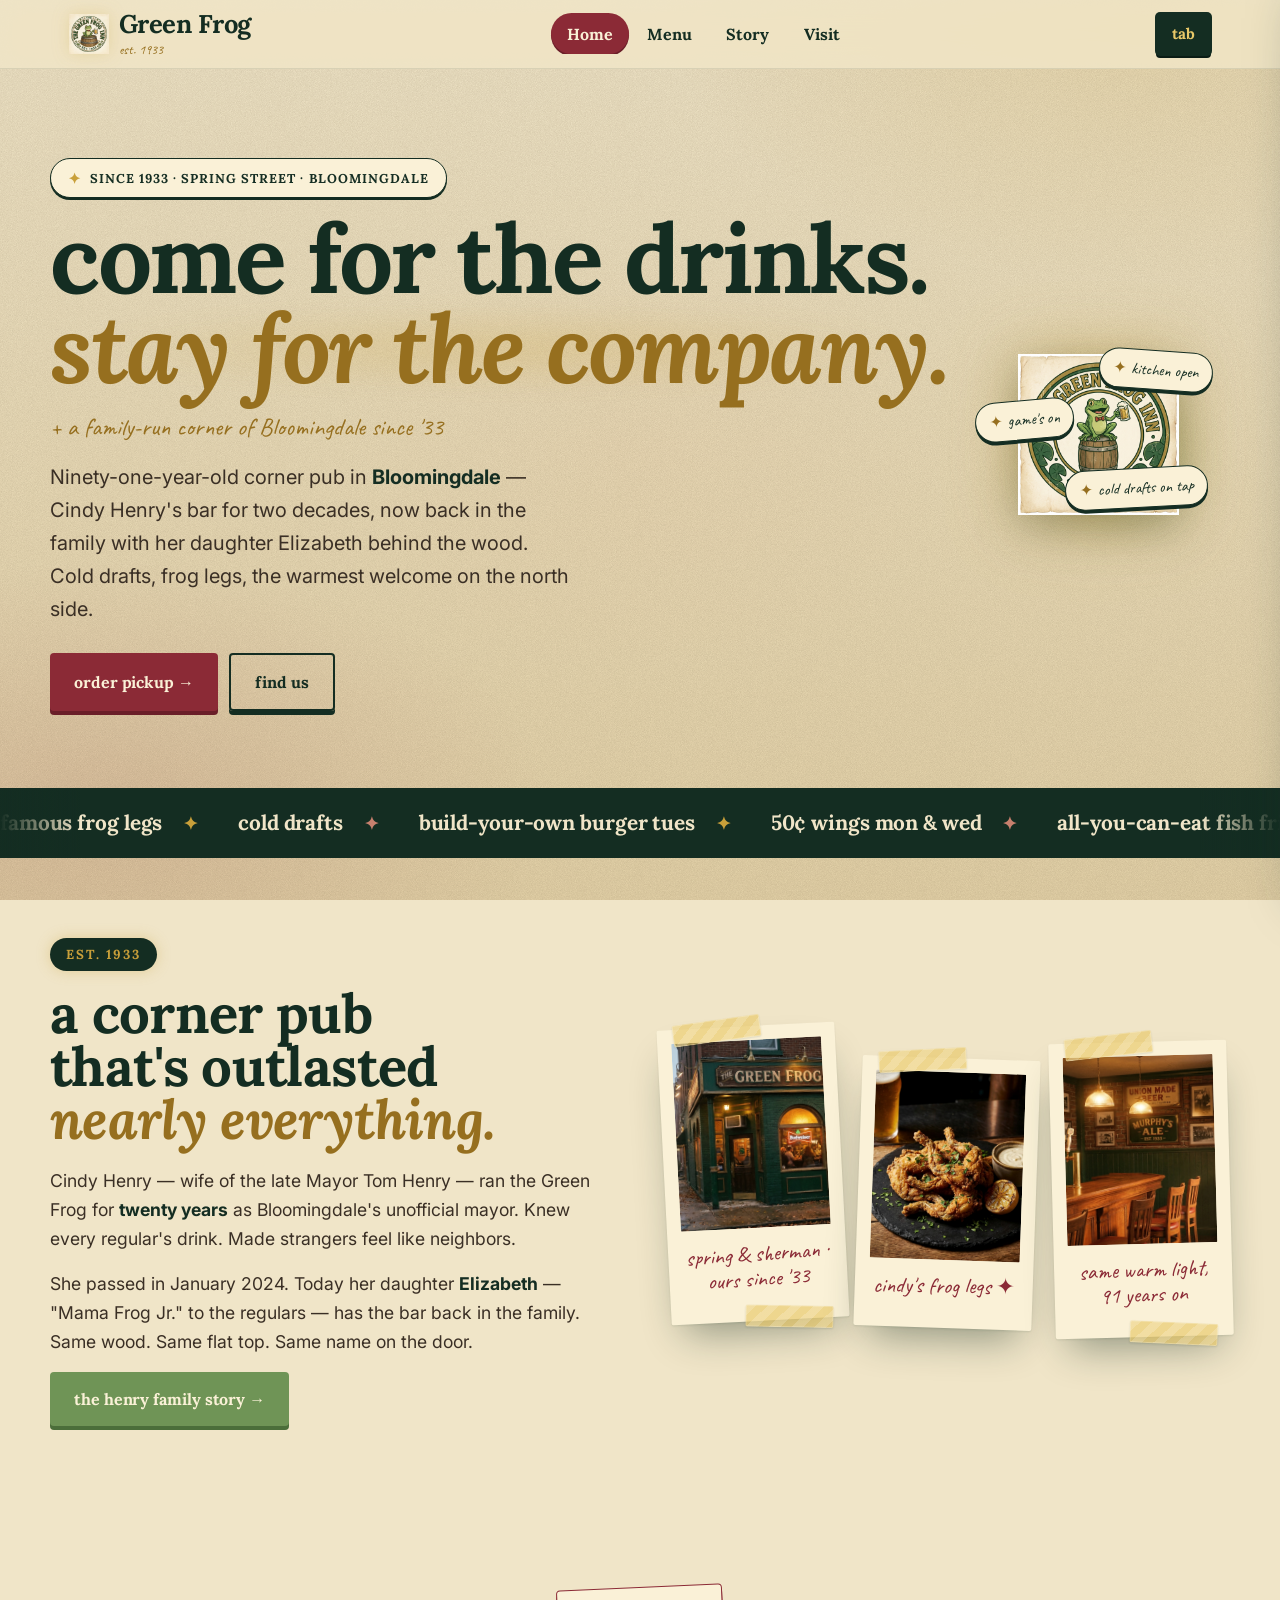
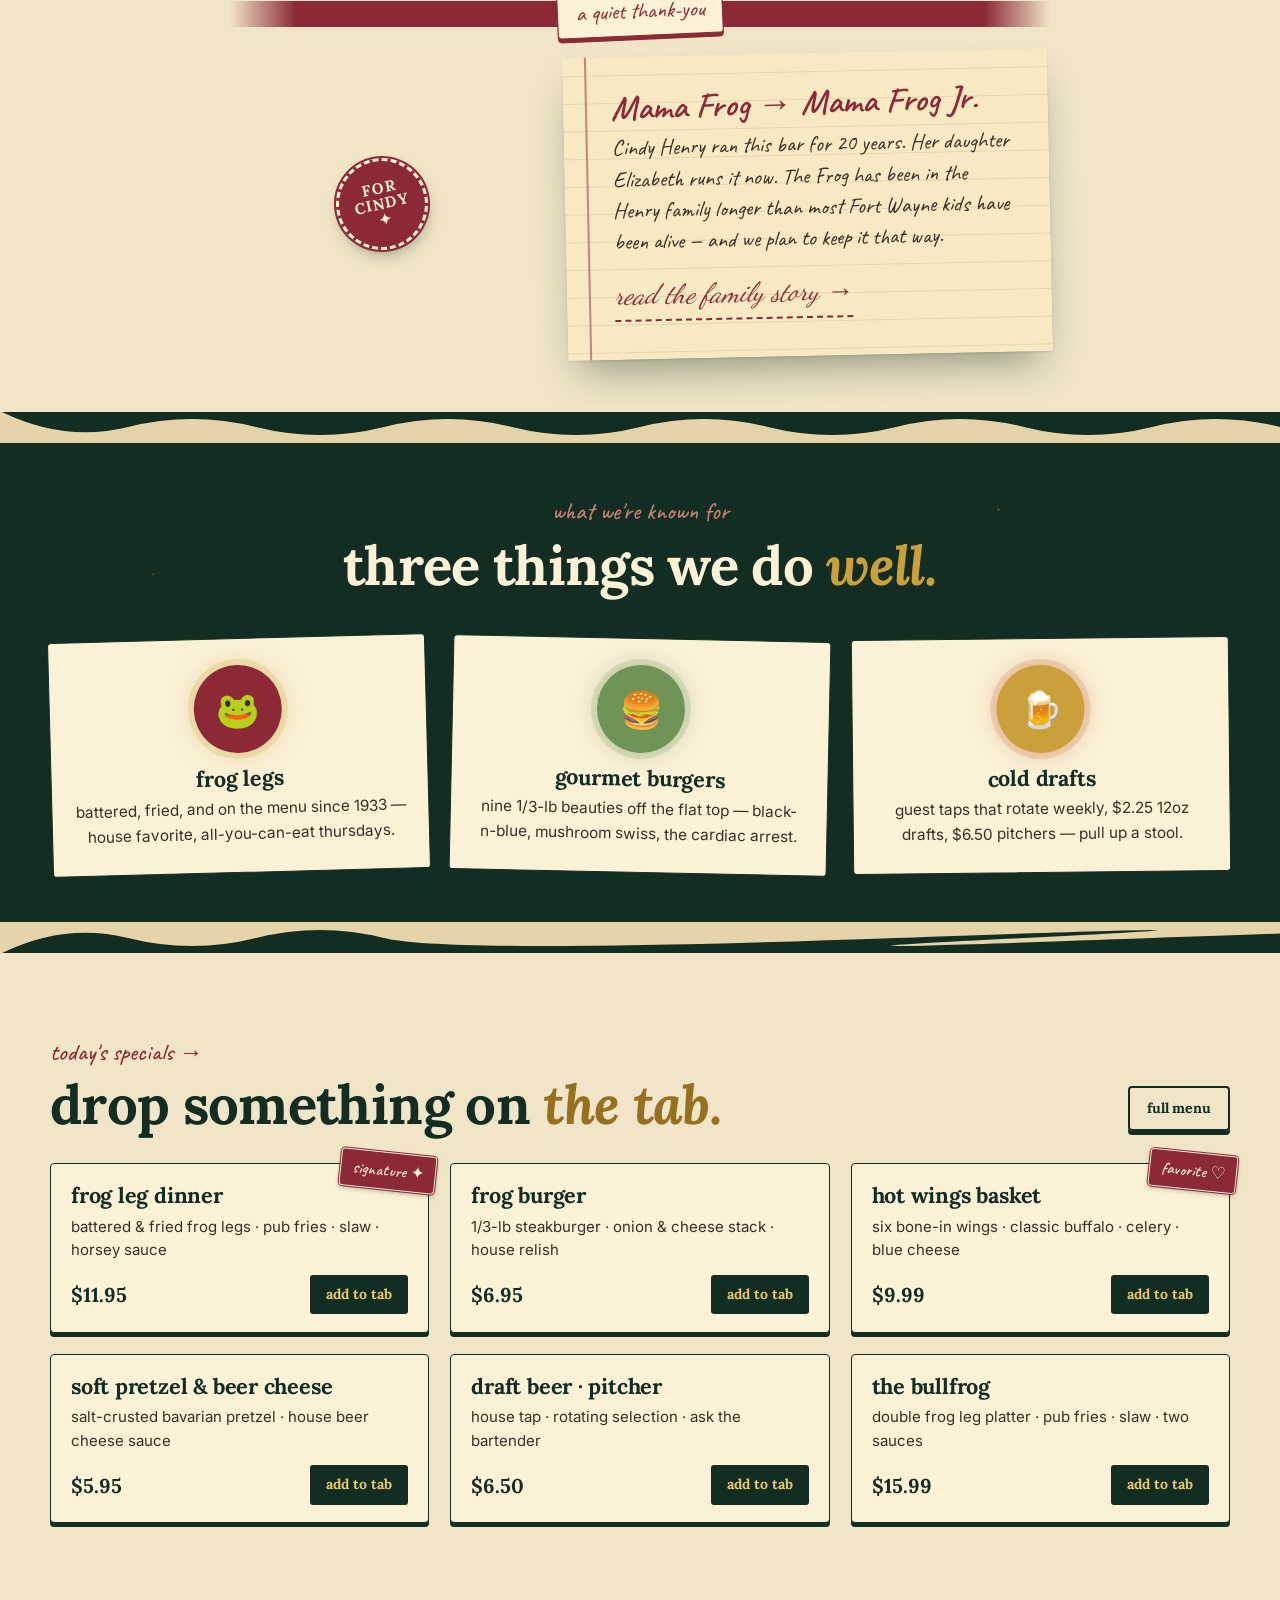
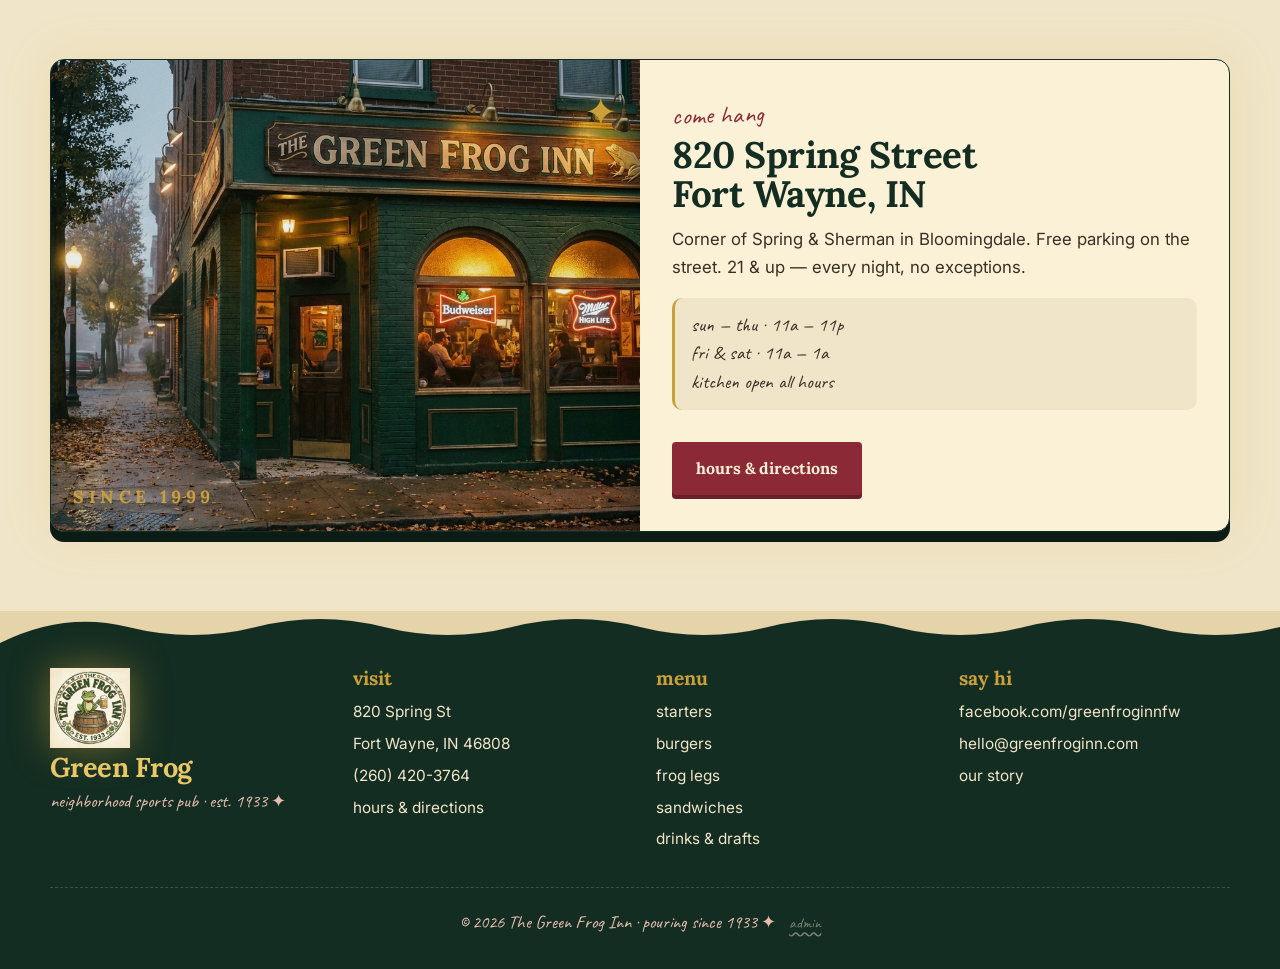
<file: index.html>
<!doctype html>
<html lang="en">
<head>
  <meta charset="utf-8">
  <meta name="viewport" content="width=device-width, initial-scale=1, viewport-fit=cover">
  <meta name="theme-color" content="#1B3329">
  <title>The Green Frog Inn — neighborhood sports pub · Fort Wayne since 1933</title>
  <meta name="description" content="The Green Frog Inn — Fort Wayne's neighborhood sports pub on Spring Street since 1933. Burgers, frog legs, wings, cold drafts, and the warmest welcome on the north side. Order pickup or come hang.">
  <link rel="icon" href="assets/img/frog-nav.png">
  <link rel="preconnect" href="https://fonts.googleapis.com">
  <link rel="preconnect" href="https://fonts.gstatic.com" crossorigin>
  <link href="https://fonts.googleapis.com/css2?family=Caveat:wght@400;500;600;700&family=Dancing+Script:wght@500;600;700&family=Inter:wght@400;500;600;700;800;900&family=Lora:ital,wght@0,400..700;1,400..700&display=swap" rel="stylesheet">
  <link rel="stylesheet" href="assets/css/base.css">
  <link rel="stylesheet" href="assets/css/components.css">
  <link rel="stylesheet" href="assets/css/pages.css">
  <link rel="stylesheet" href="assets/css/scrapbook.css">
</head>
<body>

<!-- ========== NAV ========== -->
<header class="nav" role="banner">
  <div class="wrap nav__row">
    <a class="nav__brand" href="index.html" aria-label="The Green Frog Inn — home">
      <img src="assets/img/frog-mark.png" alt="">
      <span>
        <span class="nav__brand-text">Green Frog</span>
        <span class="nav__brand-tag">est. 1933</span>
      </span>
    </a>
    <nav class="nav__links" aria-label="Primary">
      <a class="nav__link" href="index.html">Home</a>
      <a class="nav__link" href="menu.html">Menu</a>
      <a class="nav__link" href="story.html">Story</a>
      <a class="nav__link" href="visit.html">Visit</a>
    </nav>
    <button class="nav__cart" data-cart-open aria-label="Open tab">
      <span>tab</span>
      <span class="nav__cart-count" data-cart-count style="display:none">0</span>
    </button>
  </div>
</header>

<!-- ========== HERO ========== -->
<section class="hero">
  <div class="hero__fireflies" aria-hidden="true">
    <span></span><span></span><span></span><span></span><span></span>
  </div>
  <div class="wrap hero__inner">
    <div class="hero__copy">
      <span class="hero__eyebrow" data-reveal>since 1933 · spring street · bloomingdale</span>
      <h1 class="hero__title" data-reveal data-reveal-delay="1">
        <span>come for the drinks.</span>
        <span class="hero__title-glow">stay for the company.</span>
      </h1>
      <span class="hero__hand-tag" data-reveal data-reveal-delay="2">+ a family-run corner of Bloomingdale since '33</span>
      <p class="hero__lede" data-reveal data-reveal-delay="2">
        Ninety-one-year-old corner pub in <strong>Bloomingdale</strong> — Cindy
        Henry's bar for two decades, now back in the family with her daughter
        Elizabeth behind the wood. Cold drafts, frog legs, the warmest welcome
        on the north side.
      </p>
      <div class="hero__ctas" data-reveal data-reveal-delay="3">
        <a class="btn btn--ember" href="menu.html">order pickup →</a>
        <a class="btn btn--ghost" href="visit.html">find us</a>
      </div>
    </div>
    <div class="hero__art">
      <div class="hero__art-blob"></div>
      <div class="hero__art-blob moss"></div>
      <img class="hero__art-mark" src="assets/img/frog-logo.png" alt="The Green Frog Inn vintage 1933 pub badge with a friendly green frog on a barrel holding a beer">
      <span class="hero__art-tag t1">kitchen open</span>
      <span class="hero__art-tag t2">game's on</span>
      <span class="hero__art-tag t3">cold drafts on tap</span>
    </div>
  </div>
</section>

<!-- ========== MARQUEE ========== -->
<div class="marquee" aria-hidden="true">
  <div class="marquee__track">
    <span>famous frog legs</span>
    <span>cold drafts</span>
    <span>build-your-own burger tues</span>
    <span>50¢ wings mon &amp; wed</span>
    <span>all-you-can-eat fish fri</span>
    <span>since '33</span>
    <span>spring &amp; sherman</span>
    <span>21 &amp; up · always</span>
  </div>
</div>

<!-- ========== STORY ========== -->
<section class="story">
  <div class="wrap story__inner">
    <div class="story__copy" data-reveal>
      <span class="story__since">EST. 1933</span>
      <h2>a corner pub<br>that's outlasted<br><em>nearly everything.</em></h2>
      <p>
        Cindy Henry — wife of the late Mayor Tom Henry — ran the Green Frog
        for <strong>twenty years</strong> as Bloomingdale's unofficial mayor.
        Knew every regular's drink. Made strangers feel like neighbors.
      </p>
      <p>
        She passed in January 2024. Today her daughter <strong>Elizabeth</strong>
        — "Mama Frog Jr." to the regulars — has the bar back in the family.
        Same wood. Same flat top. Same name on the door.
      </p>
      <a class="btn btn--moss" href="story.html">the henry family story →</a>
    </div>
    <div class="story__photos" data-reveal data-reveal-delay="2">
      <figure class="polaroid polaroid--tilt-l taped">
        <img src="assets/img/storefront.png" alt="The Green Frog Inn corner pub at twilight, warm amber glow inside the windows">
        <figcaption>spring &amp; sherman · ours since '33</figcaption>
      </figure>
      <figure class="polaroid polaroid--tilt-r taped taped--single">
        <img src="assets/img/frog-legs.png" alt="A plate of crispy golden fried frog legs with parsley and lemon">
        <figcaption>cindy's frog legs ✦</figcaption>
      </figure>
      <figure class="polaroid polaroid--tilt-c taped">
        <img src="assets/img/interior.png" alt="Cozy 1933 pub interior with brass beer taps, dark wood bar, and warm tungsten lights">
        <figcaption>same warm light, 91 years on</figcaption>
      </figure>
    </div>
  </div>
</section>

<!-- ========== HENRY FAMILY CALLOUT (subtle) ========== -->
<section class="wrap-narrow section-tight" data-reveal>
  <div class="ribbon"><span class="ribbon__label">a quiet thank-you</span></div>
  <div style="display:grid;grid-template-columns:1fr 1.6fr;gap:2rem;align-items:center;margin-top:1rem" class="henry-callout">
    <span class="sticker" style="justify-self:center">for<br>cindy<br>✦</span>
    <div class="note-card" style="--rotate:-1.2deg">
      <h3>Mama Frog → Mama Frog Jr.</h3>
      <p>
        Cindy Henry ran this bar for 20 years. Her daughter Elizabeth runs
        it now. The Frog has been in the Henry family longer than most
        Fort Wayne kids have been alive — and we plan to keep it that way.
      </p>
      <div class="note-card__signoff" style="display:flex;align-items:center;gap:.6rem">
        <a href="story.html" style="color:var(--oxblood);border-bottom:2px dashed var(--oxblood);padding-bottom:1px">read the family story →</a>
      </div>
    </div>
  </div>
</section>

<style>
  @media (max-width: 720px) {
    .henry-callout { grid-template-columns: 1fr !important; text-align: center; }
    .henry-callout .sticker { margin: 0 auto; }
  }
</style>

<!-- ========== HIGHLIGHTS ========== -->
<section class="highlights">
  <div class="highlights__stars" aria-hidden="true"></div>
  <div class="wrap">
    <div class="highlights__head">
      <span class="hand">what we're known for</span>
      <h2>three things we do <em>well.</em></h2>
    </div>
    <div class="highlights__row">
      <article class="highlight" data-reveal>
        <div class="highlight__icon">🐸</div>
        <h3>frog legs</h3>
        <p>battered, fried, and on the menu since 1933 — house favorite, all-you-can-eat thursdays.</p>
      </article>
      <article class="highlight" data-reveal data-reveal-delay="1">
        <div class="highlight__icon">🍔</div>
        <h3>gourmet burgers</h3>
        <p>nine 1/3-lb beauties off the flat top — black-n-blue, mushroom swiss, the cardiac arrest.</p>
      </article>
      <article class="highlight" data-reveal data-reveal-delay="2">
        <div class="highlight__icon">🍺</div>
        <h3>cold drafts</h3>
        <p>guest taps that rotate weekly, $2.25 12oz drafts, $6.50 pitchers — pull up a stool.</p>
      </article>
    </div>
  </div>
</section>

<!-- ========== MENU PREVIEW ========== -->
<section class="menu-preview wrap">
  <div class="menu-preview__head">
    <div>
      <span class="hand">today's specials →</span>
      <h2>drop something on <em>the tab.</em></h2>
    </div>
    <a class="btn btn--ghost btn--small" href="menu.html">full menu</a>
  </div>

  <div class="menu-preview__grid" data-reveal>

    <article class="item-card">
      <span class="item-card__sticker">signature ✦</span>
      <h3 class="item-card__name">frog leg dinner</h3>
      <p class="item-card__desc">battered &amp; fried frog legs · pub fries · slaw · horsey sauce</p>
      <div class="item-card__row">
        <span class="item-card__price">$11.95</span>
        <button class="item-card__add"
          data-add
          data-id="frog-legs"
          data-name="frog leg dinner"
          data-price="11.95"
          data-sub="battered · fries · slaw"
          data-emoji="🐸">
          <span>add to tab</span>
        </button>
      </div>
    </article>

    <article class="item-card">
      <h3 class="item-card__name">frog burger</h3>
      <p class="item-card__desc">1/3-lb steakburger · onion &amp; cheese stack · house relish</p>
      <div class="item-card__row">
        <span class="item-card__price">$6.95</span>
        <button class="item-card__add"
          data-add
          data-id="frog-burger"
          data-name="frog burger"
          data-price="6.95"
          data-sub="1/3lb · house relish"
          data-emoji="🍔">
          <span>add to tab</span>
        </button>
      </div>
    </article>

    <article class="item-card">
      <span class="item-card__sticker">favorite ♡</span>
      <h3 class="item-card__name">hot wings basket</h3>
      <p class="item-card__desc">six bone-in wings · classic buffalo · celery · blue cheese</p>
      <div class="item-card__row">
        <span class="item-card__price">$9.99</span>
        <button class="item-card__add"
          data-add
          data-id="wings-basket"
          data-name="hot wings basket"
          data-price="9.99"
          data-sub="6 wings · pick your sauce">
          <span>add to tab</span>
        </button>
      </div>
    </article>

    <article class="item-card">
      <h3 class="item-card__name">soft pretzel &amp; beer cheese</h3>
      <p class="item-card__desc">salt-crusted bavarian pretzel · house beer cheese sauce</p>
      <div class="item-card__row">
        <span class="item-card__price">$5.95</span>
        <button class="item-card__add"
          data-add
          data-id="pretzel"
          data-name="soft pretzel &amp; beer cheese"
          data-price="5.95"
          data-sub="house beer cheese"
          data-emoji="🥨">
          <span>add to tab</span>
        </button>
      </div>
    </article>

    <article class="item-card">
      <h3 class="item-card__name">draft beer · pitcher</h3>
      <p class="item-card__desc">house tap · rotating selection · ask the bartender</p>
      <div class="item-card__row">
        <span class="item-card__price">$6.50</span>
        <button class="item-card__add"
          data-add
          data-id="draft-pitcher"
          data-name="draft beer pitcher"
          data-price="6.50"
          data-sub="rotating tap"
          data-emoji="🍺">
          <span>add to tab</span>
        </button>
      </div>
    </article>

    <article class="item-card">
      <h3 class="item-card__name">the bullfrog</h3>
      <p class="item-card__desc">double frog leg platter · pub fries · slaw · two sauces</p>
      <div class="item-card__row">
        <span class="item-card__price">$15.99</span>
        <button class="item-card__add"
          data-add
          data-id="bullfrog"
          data-name="the bullfrog"
          data-price="15.99"
          data-sub="double frog legs · 2 sauces"
          data-emoji="🐸">
          <span>add to tab</span>
        </button>
      </div>
    </article>

  </div>
</section>

<!-- ========== VISIT TEASER ========== -->
<section class="wrap">
  <div class="visit-teaser" data-reveal>
    <div class="visit-teaser__art">
      <img src="assets/img/storefront.png" alt="The Green Frog Inn at twilight, brick corner pub with warm amber light inside, autumn leaves on the sidewalk">
    </div>
    <div class="visit-teaser__copy">
      <span class="eyebrow">come hang</span>
      <h2>820 Spring Street<br>Fort Wayne, IN</h2>
      <p>Corner of Spring &amp; Sherman in Bloomingdale. Free parking on the street. 21 &amp; up — every night, no exceptions.</p>
      <p class="visit-teaser__hours">
        sun — thu · 11a — 11p<br>
        fri &amp; sat · 11a — 1a<br>
        kitchen open all hours
      </p>
      <a class="btn btn--ember" href="visit.html" style="margin-top:1rem">hours &amp; directions</a>
    </div>
  </div>
</section>

<!-- ========== FOOTER ========== -->
<footer class="footer">
  <div class="footer__grid">
    <div class="footer__brand">
      <img src="assets/img/frog-mark.png" alt="">
      <div class="footer__brand-text">Green Frog</div>
      <span class="footer__brand-tag">neighborhood sports pub · est. 1933 ✦</span>
    </div>
    <div>
      <h4 class="footer__title">visit</h4>
      <div class="footer__list">
        <a>820 Spring St</a>
        <a>Fort Wayne, IN 46808</a>
        <a href="tel:+12604203764">(260) 420-3764</a>
        <a href="visit.html">hours &amp; directions</a>
      </div>
    </div>
    <div>
      <h4 class="footer__title">menu</h4>
      <div class="footer__list">
        <a href="menu.html#starters">starters</a>
        <a href="menu.html#burgers">burgers</a>
        <a href="menu.html#frog-legs">frog legs</a>
        <a href="menu.html#sandwiches">sandwiches</a>
        <a href="menu.html#drinks">drinks &amp; drafts</a>
      </div>
    </div>
    <div>
      <h4 class="footer__title">say hi</h4>
      <div class="footer__list">
        <a href="https://www.facebook.com/greenfroginnfw" target="_blank" rel="noopener">facebook.com/greenfroginnfw</a>
        <a href="mailto:hello@greenfroginn.com">hello@greenfroginn.com</a>
        <a href="story.html">our story</a>
      </div>
    </div>
  </div>
  <div class="footer__bottom">
    © 2026 The Green Frog Inn · pouring since 1933 ✦
    <a href="admin.html">admin</a>
  </div>
</footer>

<!-- ========== CART DRAWER ========== -->
<aside class="cart-drawer" data-cart-drawer aria-hidden="true">
  <div class="cart-drawer__scrim"></div>
  <div class="cart-drawer__panel">
    <div class="cart-drawer__header">
      <h2 class="cart-drawer__title">your tab ✦</h2>
      <button class="cart-drawer__close" data-cart-close aria-label="Close tab">×</button>
    </div>

    <div class="cart-list" data-cart-list></div>

    <div class="cart-empty" data-cart-empty>
      <img src="assets/img/frog-mark.png" alt="">
      <p>nothing on the tab yet — pick something good</p>
      <a class="btn btn--ember btn--small" href="menu.html" style="margin-top:1rem">browse menu</a>
    </div>

    <div class="cart-foot">
      <div class="cart-total">
        <span>total <small>(pickup)</small></span>
        <span data-cart-total>$0.00</span>
      </div>
      <button class="btn btn--ember cart-checkout" data-cart-checkout>
        place pickup order →
      </button>
      <p style="text-align:center;margin-top:.7rem;font-family:var(--font-hand);color:var(--ember-deep);font-size:1.05rem">
        order online, pick up at 820 spring st
      </p>
    </div>
  </div>
</aside>

<!-- ========== CUSTOMIZE MODAL ========== -->
<div class="modal" data-modal hidden role="dialog" aria-modal="true" aria-labelledby="modal-title">
  <div class="modal__scrim" data-modal-close></div>
  <div class="modal__panel">
    <header class="modal__header">
      <h2 id="modal-title" data-modal-title>customize</h2>
      <button class="modal__close" type="button" data-modal-close aria-label="Close">×</button>
    </header>
    <p class="modal__desc" data-modal-desc></p>
    <div data-modal-groups></div>
    <footer class="modal__footer">
      <div class="modal__total"><span>total</span> <span data-modal-total>$0.00</span></div>
      <div class="modal__buttons">
        <button class="modal__remove" type="button" data-modal-remove style="display:none">remove from tab</button>
        <button class="btn btn--ember modal__add" type="button" data-modal-confirm>add to tab</button>
      </div>
    </footer>
  </div>
</div>

<!-- Toast -->
<div class="toast" data-toast role="status" aria-live="polite"></div>

<script src="assets/js/customize.js"></script>
<script src="assets/js/cart.js"></script>
<script src="assets/js/main.js"></script>
</body>
</html>
</file>
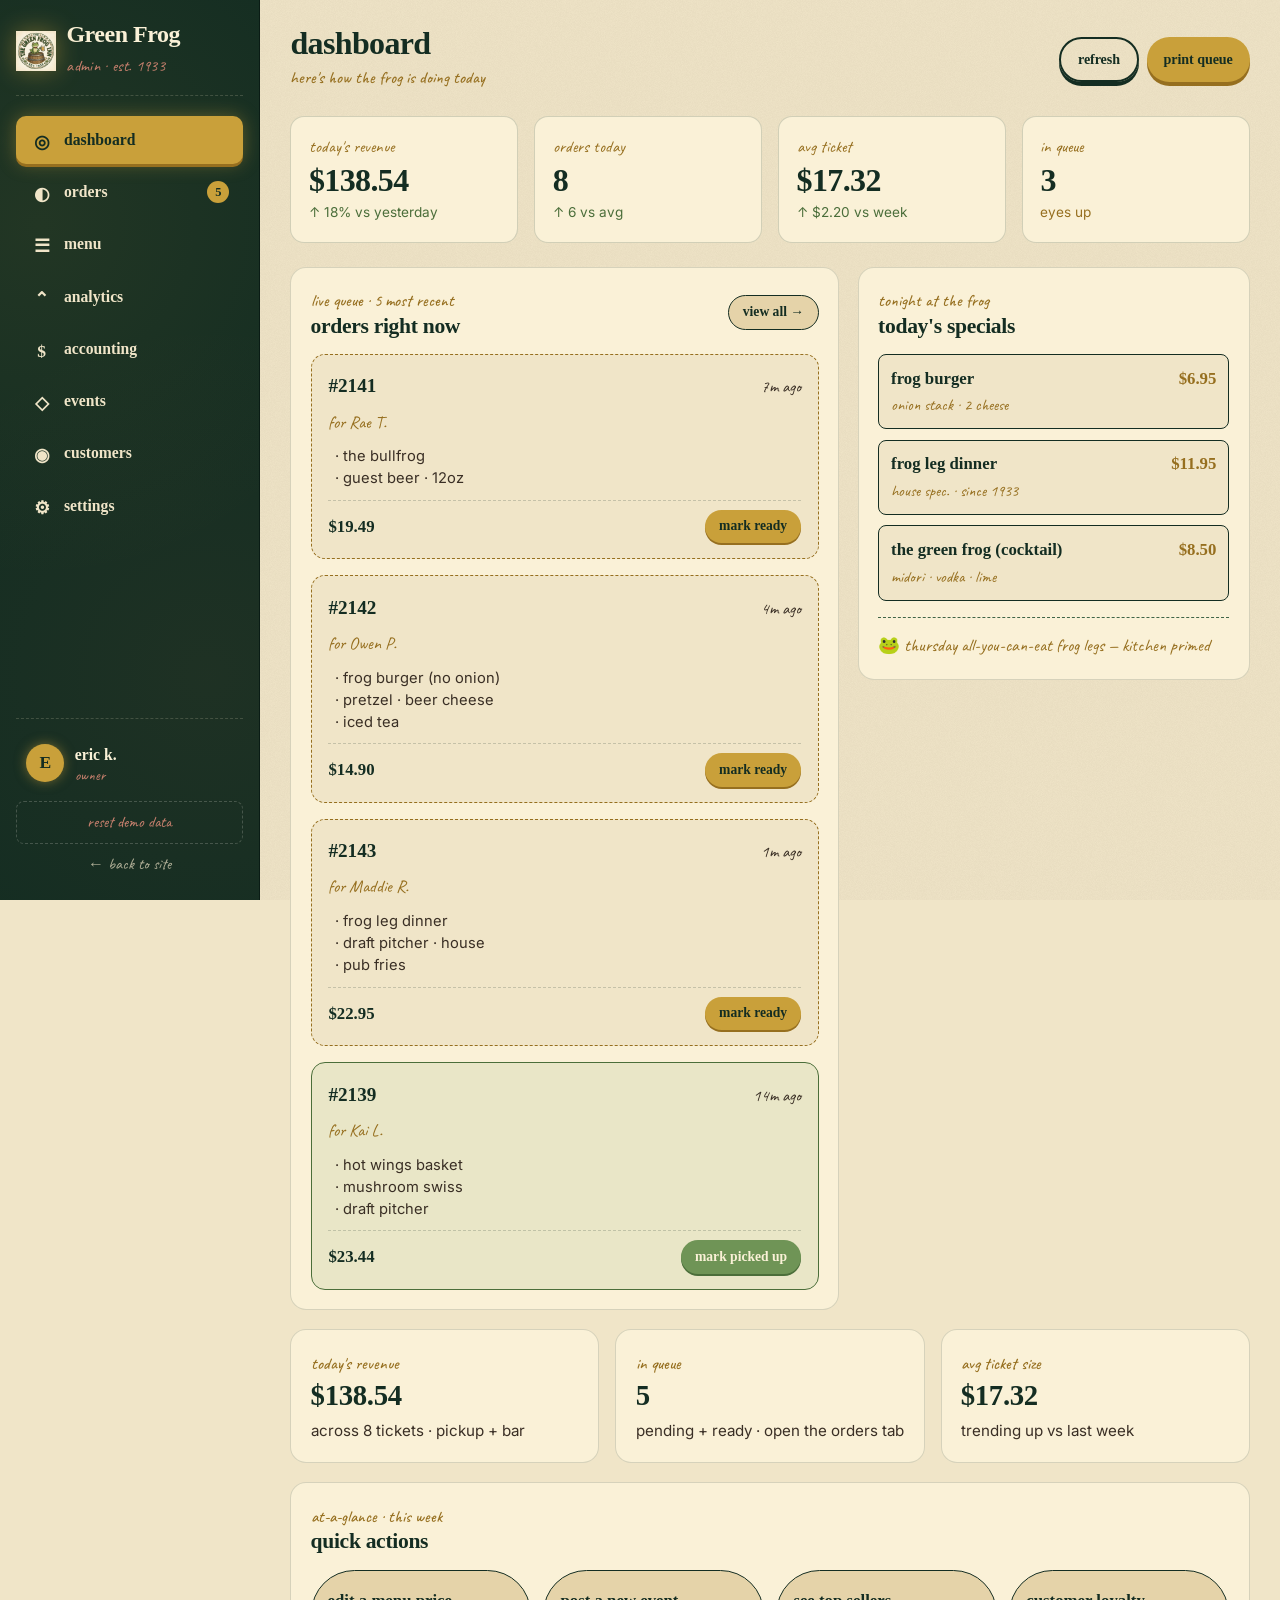
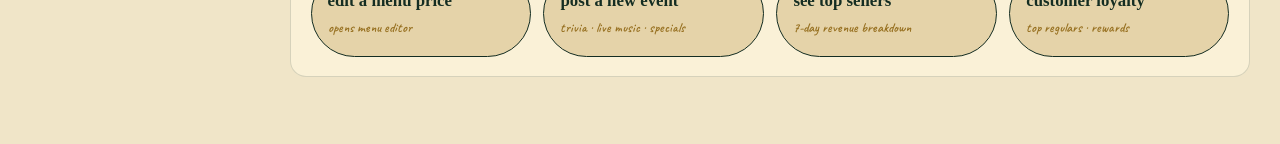
<file: admin.html>
<!doctype html>
<html lang="en">
<head>
  <meta charset="utf-8">
  <meta name="viewport" content="width=device-width, initial-scale=1, viewport-fit=cover">
  <meta name="theme-color" content="#1B3329">
  <title>Admin — The Green Frog Inn</title>
  <meta name="robots" content="noindex,nofollow">
  <meta name="description" content="The Green Frog Inn admin dashboard — orders, menu, analytics, accounting, events, customers, settings.">
  <link rel="icon" href="assets/img/frog-mark.png">
  <link rel="preconnect" href="https://fonts.googleapis.com">
  <link rel="preconnect" href="https://fonts.gstatic.com" crossorigin>
  <link href="https://fonts.googleapis.com/css2?family=Caveat:wght@400;500;600;700&family=Inter:wght@400;500;600;700;800;900&family=Playfair+Display:ital,wght@0,400..900;1,400..900&display=swap" rel="stylesheet">
  <link rel="stylesheet" href="assets/css/base.css">
  <link rel="stylesheet" href="assets/css/components.css">
  <link rel="stylesheet" href="assets/css/admin.css">
</head>
<body class="admin-body">

<div class="admin">

  <!-- ========== SIDEBAR ========== -->
  <aside class="admin__sidebar">
    <a class="admin__brand" href="index.html">
      <img src="assets/img/frog-mark.png" alt="">
      <div>
        <span class="admin__brand-text">Green Frog</span>
        <span class="admin__brand-tag">admin · est. 1933</span>
      </div>
    </a>

    <nav class="admin__nav" aria-label="Admin">
      <button data-tab="dashboard">
        <span class="admin__nav-icon">◎</span>
        <span>dashboard</span>
      </button>
      <button data-tab="orders">
        <span class="admin__nav-icon">◐</span>
        <span>orders</span>
        <span class="admin__nav-count" data-nav-count="orders"></span>
      </button>
      <button data-tab="menu">
        <span class="admin__nav-icon">☰</span>
        <span>menu</span>
      </button>
      <button data-tab="analytics">
        <span class="admin__nav-icon">⌃</span>
        <span>analytics</span>
      </button>
      <button data-tab="accounting">
        <span class="admin__nav-icon">$</span>
        <span>accounting</span>
      </button>
      <button data-tab="events">
        <span class="admin__nav-icon">◇</span>
        <span>events</span>
      </button>
      <button data-tab="customers">
        <span class="admin__nav-icon">◉</span>
        <span>customers</span>
      </button>
      <button data-tab="settings">
        <span class="admin__nav-icon">⚙</span>
        <span>settings</span>
      </button>
    </nav>

    <div class="admin__sidebar-foot">
      <div class="admin__user">
        <div class="admin__user-avatar">E</div>
        <div>
          <div class="admin__user-name">eric k.</div>
          <div class="admin__user-role">owner</div>
        </div>
      </div>
      <button data-reset
              style="margin-top:.6rem;width:100%;font-family:var(--font-hand);font-size:1rem;color:var(--peach);padding:.45rem;background:transparent;border:1.5px dashed rgba(251,246,232,.2);border-radius:8px;cursor:pointer">
        reset demo data
      </button>
      <a href="index.html"
         style="display:block;margin-top:.45rem;text-align:center;font-family:var(--font-hand);font-size:1rem;color:var(--cream);opacity:.7">
        ← back to site
      </a>
    </div>
  </aside>

  <!-- ========== MAIN ========== -->
  <main class="admin__main">

    <header class="admin__topbar">
      <div>
        <h1 data-page-title>dashboard</h1>
        <span class="hand" data-page-sub>here's how the frog is doing today</span>
      </div>
      <div class="admin__topbar-actions">
        <button class="btn btn--ghost btn--small" onclick="window.FrogAdmin.renderAll()">refresh</button>
        <button class="btn btn--ember btn--small" onclick="alert('demo only — would print receipts in production')">print queue</button>
      </div>
    </header>

    <!-- ===== DASHBOARD TAB (NEW — overview) ===== -->
    <section class="admin__tab is-active" data-tab="dashboard">
      <div data-stat-row class="stat-row"></div>

      <div style="display:grid;grid-template-columns:1.4fr 1fr;gap:1.2rem;align-items:start">
        <div class="card">
          <div class="card__head">
            <div>
              <span class="hand">live queue · 5 most recent</span>
              <h2>orders right now</h2>
            </div>
            <a class="chip" href="#orders" onclick="window.FrogAdmin.switchTab('orders')">view all →</a>
          </div>
          <div class="orders-grid" data-orders-mini></div>
        </div>

        <div class="card">
          <div class="card__head">
            <div>
              <span class="hand">tonight at the frog</span>
              <h2>today's specials</h2>
            </div>
          </div>
          <div data-today-specials style="display:flex;flex-direction:column;gap:.65rem"></div>
          <div style="margin-top:1rem;padding-top:.8rem;border-top:1.5px dashed var(--dusk-2);font-family:var(--font-hand);color:var(--ember-deep);font-size:1.1rem">
            🐸 thursday all-you-can-eat frog legs — kitchen primed
          </div>
        </div>
      </div>

      <div style="display:grid;grid-template-columns:1fr 1fr 1fr;gap:1rem">
        <div class="card">
          <span class="hand" style="color:var(--ember-deep);font-size:1.05rem">today's revenue</span>
          <h3 style="font-family:var(--font-display);font-weight:800;color:var(--midnight);font-size:1.8rem;margin-top:.2rem" data-quick-rev>$0</h3>
          <p style="color:var(--ink-soft);font-size:.95rem;margin-top:.4rem">across <span data-quick-orders>0</span> tickets · pickup + bar</p>
        </div>
        <div class="card">
          <span class="hand" style="color:var(--ember-deep);font-size:1.05rem">in queue</span>
          <h3 style="font-family:var(--font-display);font-weight:800;color:var(--midnight);font-size:1.8rem;margin-top:.2rem" data-quick-queue>0</h3>
          <p style="color:var(--ink-soft);font-size:.95rem;margin-top:.4rem">pending + ready · open the orders tab</p>
        </div>
        <div class="card">
          <span class="hand" style="color:var(--ember-deep);font-size:1.05rem">avg ticket size</span>
          <h3 style="font-family:var(--font-display);font-weight:800;color:var(--midnight);font-size:1.8rem;margin-top:.2rem" data-quick-avg>$0</h3>
          <p style="color:var(--ink-soft);font-size:.95rem;margin-top:.4rem">trending up vs last week</p>
        </div>
      </div>

      <div class="card">
        <div class="card__head">
          <div>
            <span class="hand">at-a-glance · this week</span>
            <h2>quick actions</h2>
          </div>
        </div>
        <div style="display:grid;grid-template-columns:repeat(auto-fit,minmax(180px,1fr));gap:.8rem">
          <button class="chip" style="padding:1rem;text-align:left" onclick="window.FrogAdmin.switchTab('menu')">
            <div style="font-family:var(--font-display);font-weight:700;color:var(--midnight);font-size:1.05rem">edit a menu price</div>
            <div style="font-family:var(--font-hand);color:var(--ember-deep);margin-top:.2rem">opens menu editor</div>
          </button>
          <button class="chip" style="padding:1rem;text-align:left" onclick="window.FrogAdmin.switchTab('events')">
            <div style="font-family:var(--font-display);font-weight:700;color:var(--midnight);font-size:1.05rem">post a new event</div>
            <div style="font-family:var(--font-hand);color:var(--ember-deep);margin-top:.2rem">trivia · live music · specials</div>
          </button>
          <button class="chip" style="padding:1rem;text-align:left" onclick="window.FrogAdmin.switchTab('analytics')">
            <div style="font-family:var(--font-display);font-weight:700;color:var(--midnight);font-size:1.05rem">see top sellers</div>
            <div style="font-family:var(--font-hand);color:var(--ember-deep);margin-top:.2rem">7-day revenue breakdown</div>
          </button>
          <button class="chip" style="padding:1rem;text-align:left" onclick="window.FrogAdmin.switchTab('customers')">
            <div style="font-family:var(--font-display);font-weight:700;color:var(--midnight);font-size:1.05rem">customer loyalty</div>
            <div style="font-family:var(--font-hand);color:var(--ember-deep);margin-top:.2rem">top regulars · rewards</div>
          </button>
        </div>
      </div>
    </section>

    <!-- ===== ORDERS TAB ===== -->
    <section class="admin__tab" data-tab="orders">
      <div data-stat-row class="stat-row"></div>

      <div class="card">
        <div class="card__head">
          <div>
            <span class="hand">live pickup queue</span>
            <h2>orders</h2>
          </div>
          <div class="card__head-tools orders-filter">
            <button class="chip is-active" data-filter="all">all</button>
            <button class="chip" data-filter="pending">pending</button>
            <button class="chip" data-filter="ready">ready</button>
            <button class="chip" data-filter="done">picked up</button>
          </div>
        </div>
        <div class="orders-grid" data-orders></div>
      </div>
    </section>

    <!-- ===== MENU TAB ===== -->
    <section class="admin__tab" data-tab="menu">
      <div class="card">
        <div class="card__head">
          <div>
            <span class="hand">edit anything · auto-saves</span>
            <h2>menu items</h2>
          </div>
          <div class="card__head-tools">
            <button class="chip">+ new item</button>
          </div>
        </div>
        <div class="menu-editor" data-menu-edit></div>
      </div>
    </section>

    <!-- ===== ANALYTICS TAB ===== -->
    <section class="admin__tab" data-tab="analytics">
      <div data-stat-row class="stat-row"></div>

      <div style="display:grid;grid-template-columns:1.4fr 1fr;gap:1.2rem;align-items:start">
        <div class="card">
          <div class="card__head">
            <div>
              <span class="hand">revenue · last 7 days</span>
              <h2>$11,840 this week</h2>
            </div>
          </div>
          <div class="chart-bar" data-chart-rev></div>
        </div>

        <div class="card">
          <div class="card__head">
            <div>
              <span class="hand">top sellers</span>
              <h2>this week</h2>
            </div>
          </div>
          <div class="top-list" data-top-list></div>
        </div>
      </div>

      <div class="card">
        <div class="card__head">
          <div>
            <span class="hand">where orders come from</span>
            <h2>traffic sources</h2>
          </div>
        </div>
        <div style="display:grid;grid-template-columns:repeat(4,1fr);gap:.8rem">
          <div style="text-align:center;padding:1rem;background:var(--cream);border:1.5px solid var(--midnight);border-radius:12px">
            <div style="font-family:var(--font-hand);color:var(--ember-deep);font-size:1rem">walk-in</div>
            <div style="font-family:var(--font-display);font-weight:800;font-size:1.6rem;color:var(--midnight)">68%</div>
          </div>
          <div style="text-align:center;padding:1rem;background:var(--cream);border:1.5px solid var(--midnight);border-radius:12px">
            <div style="font-family:var(--font-hand);color:var(--ember-deep);font-size:1rem">website</div>
            <div style="font-family:var(--font-display);font-weight:800;font-size:1.6rem;color:var(--midnight)">19%</div>
          </div>
          <div style="text-align:center;padding:1rem;background:var(--cream);border:1.5px solid var(--midnight);border-radius:12px">
            <div style="font-family:var(--font-hand);color:var(--ember-deep);font-size:1rem">facebook</div>
            <div style="font-family:var(--font-display);font-weight:800;font-size:1.6rem;color:var(--midnight)">8%</div>
          </div>
          <div style="text-align:center;padding:1rem;background:var(--cream);border:1.5px solid var(--midnight);border-radius:12px">
            <div style="font-family:var(--font-hand);color:var(--ember-deep);font-size:1rem">word of mouth</div>
            <div style="font-family:var(--font-display);font-weight:800;font-size:1.6rem;color:var(--midnight)">5%</div>
          </div>
        </div>
      </div>
    </section>

    <!-- ===== ACCOUNTING TAB ===== -->
    <section class="admin__tab" data-tab="accounting">
      <div class="card">
        <div class="card__head">
          <div>
            <span class="hand">profit by category · this week</span>
            <h2>P&amp;L breakdown</h2>
          </div>
          <div class="card__head-tools">
            <button class="chip is-active">week</button>
            <button class="chip">month</button>
            <button class="chip">YTD</button>
          </div>
        </div>
        <table class="acct-table">
          <thead>
            <tr>
              <th>category</th>
              <th style="text-align:right">revenue</th>
              <th style="text-align:right">cost of goods</th>
              <th style="text-align:right">profit</th>
              <th style="text-align:right">margin</th>
            </tr>
          </thead>
          <tbody data-acct-rows></tbody>
        </table>
      </div>

      <div style="display:grid;grid-template-columns:1fr 1fr 1fr;gap:1rem">
        <div class="card">
          <span class="hand" style="color:var(--ember-deep);font-size:1.05rem">est. monthly</span>
          <h3 style="font-family:var(--font-display);font-weight:800;color:var(--midnight);font-size:1.6rem;margin-top:.2rem">$47,360 rev</h3>
          <p style="color:var(--ink-soft);font-size:.95rem;margin-top:.4rem">based on 4-week avg</p>
        </div>
        <div class="card">
          <span class="hand" style="color:var(--ember-deep);font-size:1.05rem">labor cost</span>
          <h3 style="font-family:var(--font-display);font-weight:800;color:var(--midnight);font-size:1.6rem;margin-top:.2rem">$12,400 / mo</h3>
          <p style="color:var(--ink-soft);font-size:.95rem;margin-top:.4rem">26.2% of revenue</p>
        </div>
        <div class="card">
          <span class="hand" style="color:var(--ember-deep);font-size:1.05rem">est. tax owed (Q2)</span>
          <h3 style="font-family:var(--font-display);font-weight:800;color:var(--midnight);font-size:1.6rem;margin-top:.2rem">$2,448</h3>
          <p style="color:var(--ink-soft);font-size:.95rem;margin-top:.4rem">7% IN sales tax · accrued</p>
        </div>
      </div>

      <div class="card">
        <span class="hand" style="color:var(--ember-deep);font-size:1.1rem">notes from accounting</span>
        <p style="margin-top:.5rem;color:var(--ink-soft);line-height:1.6">
          Beverage margins improved 4 pts after switching draft suppliers in March.
          Frog legs continue to be the highest-margin entree on the menu (62% margin).
          Wednesday wing night is loss-leader but drives a 41% beverage attach rate.
        </p>
      </div>
    </section>

    <!-- ===== EVENTS TAB ===== -->
    <section class="admin__tab" data-tab="events">
      <div class="card">
        <div class="card__head">
          <div>
            <span class="hand">what's coming up</span>
            <h2>upcoming events</h2>
          </div>
          <div class="card__head-tools">
            <button class="chip">+ new event</button>
          </div>
        </div>
        <div class="event-list" data-events-list></div>
      </div>

      <div class="card">
        <span class="hand" style="color:var(--ember-deep);font-size:1.1rem">recurring weekly</span>
        <p style="margin-top:.5rem;color:var(--ink-soft);line-height:1.6">
          Monday/Wednesday wing night auto-promotes via Facebook page each week.
          Thursday all-you-can-eat frog legs is the most-attended recurring night —
          consider adding a Friday fish counterpart promotion to balance traffic.
        </p>
      </div>
    </section>

    <!-- ===== CUSTOMERS TAB (NEW) ===== -->
    <section class="admin__tab" data-tab="customers">
      <div data-stat-row-cust class="stat-row"></div>

      <div class="card">
        <div class="card__head">
          <div>
            <span class="hand">your regulars · loyalty</span>
            <h2>top customers this month</h2>
          </div>
          <div class="card__head-tools">
            <button class="chip is-active">visits</button>
            <button class="chip">spend</button>
            <button class="chip">recency</button>
          </div>
        </div>
        <div class="customer-list" data-customer-list></div>
      </div>

      <div style="display:grid;grid-template-columns:1.2fr 1fr;gap:1.2rem;align-items:start">
        <div class="card">
          <div class="card__head">
            <div>
              <span class="hand">stamps redeemed</span>
              <h2>loyalty program</h2>
            </div>
          </div>
          <div style="display:flex;flex-direction:column;gap:.5rem">
            <div style="display:flex;justify-content:space-between;padding:.7rem;background:var(--cream);border-radius:8px;border:1.5px solid var(--midnight)">
              <span>10 visits → free burger</span><span style="font-family:var(--font-display);font-weight:800;color:var(--ember-deep)">38 active</span>
            </div>
            <div style="display:flex;justify-content:space-between;padding:.7rem;background:var(--cream);border-radius:8px;border:1.5px solid var(--midnight)">
              <span>20 visits → free frog leg dinner</span><span style="font-family:var(--font-display);font-weight:800;color:var(--ember-deep)">14 active</span>
            </div>
            <div style="display:flex;justify-content:space-between;padding:.7rem;background:var(--cream);border-radius:8px;border:1.5px solid var(--midnight)">
              <span>birthday drink (auto)</span><span style="font-family:var(--font-display);font-weight:800;color:var(--ember-deep)">7 this month</span>
            </div>
          </div>
        </div>

        <div class="card">
          <div class="card__head">
            <div>
              <span class="hand">marketing list</span>
              <h2>email signups</h2>
            </div>
          </div>
          <div style="text-align:center;padding:1rem 0">
            <div style="font-family:var(--font-display);font-weight:800;color:var(--midnight);font-size:2.4rem">412</div>
            <div style="font-family:var(--font-hand);color:var(--ember-deep);font-size:1.1rem">subscribers · +28 this month</div>
            <button class="btn btn--ember btn--small" style="margin-top:1rem" onclick="alert('demo only — would launch email composer')">
              compose newsletter →
            </button>
          </div>
        </div>
      </div>
    </section>

    <!-- ===== SETTINGS TAB ===== -->
    <section class="admin__tab" data-tab="settings">
      <div class="settings-grid">
        <div class="card">
          <div class="card__head">
            <div>
              <span class="hand">where you are</span>
              <h2>location</h2>
            </div>
          </div>
          <div class="field">
            <label>address</label>
            <input type="text" data-setting="address">
          </div>
          <div class="field">
            <label>phone</label>
            <input type="text" data-setting="phone">
          </div>
          <div class="field">
            <label>facebook handle</label>
            <input type="text" data-setting="facebook">
          </div>
          <div class="field">
            <label>est. pickup time (minutes)</label>
            <input type="number" data-setting="pickupMin" min="1" max="60">
          </div>
        </div>

        <div class="card">
          <div class="card__head">
            <div>
              <span class="hand">when you're open</span>
              <h2>hours</h2>
            </div>
          </div>
          <div style="display:grid;grid-template-columns:repeat(2,1fr);gap:.55rem">
            <div class="field"><label>monday</label>    <input type="text" data-setting="hours-mon"></div>
            <div class="field"><label>tuesday</label>   <input type="text" data-setting="hours-tue"></div>
            <div class="field"><label>wednesday</label> <input type="text" data-setting="hours-wed"></div>
            <div class="field"><label>thursday</label>  <input type="text" data-setting="hours-thu"></div>
            <div class="field"><label>friday</label>    <input type="text" data-setting="hours-fri"></div>
            <div class="field"><label>saturday</label>  <input type="text" data-setting="hours-sat"></div>
            <div class="field"><label>sunday</label>    <input type="text" data-setting="hours-sun"></div>
          </div>
        </div>
      </div>

      <div class="card">
        <span class="hand" style="color:var(--ember-deep);font-size:1.1rem">demo notes</span>
        <p style="margin-top:.5rem;color:var(--ink-soft);line-height:1.6">
          This is a working demo — every change persists in your browser's localStorage.
          Hit "reset demo data" in the sidebar to start fresh. In production, this would
          sync to a Supabase backend with auth and a real order webhook from the
          customer site at greenfroginn.com.
        </p>
      </div>
    </section>

  </main>
</div>

<script src="assets/js/admin.js"></script>
</body>
</html>
</file>
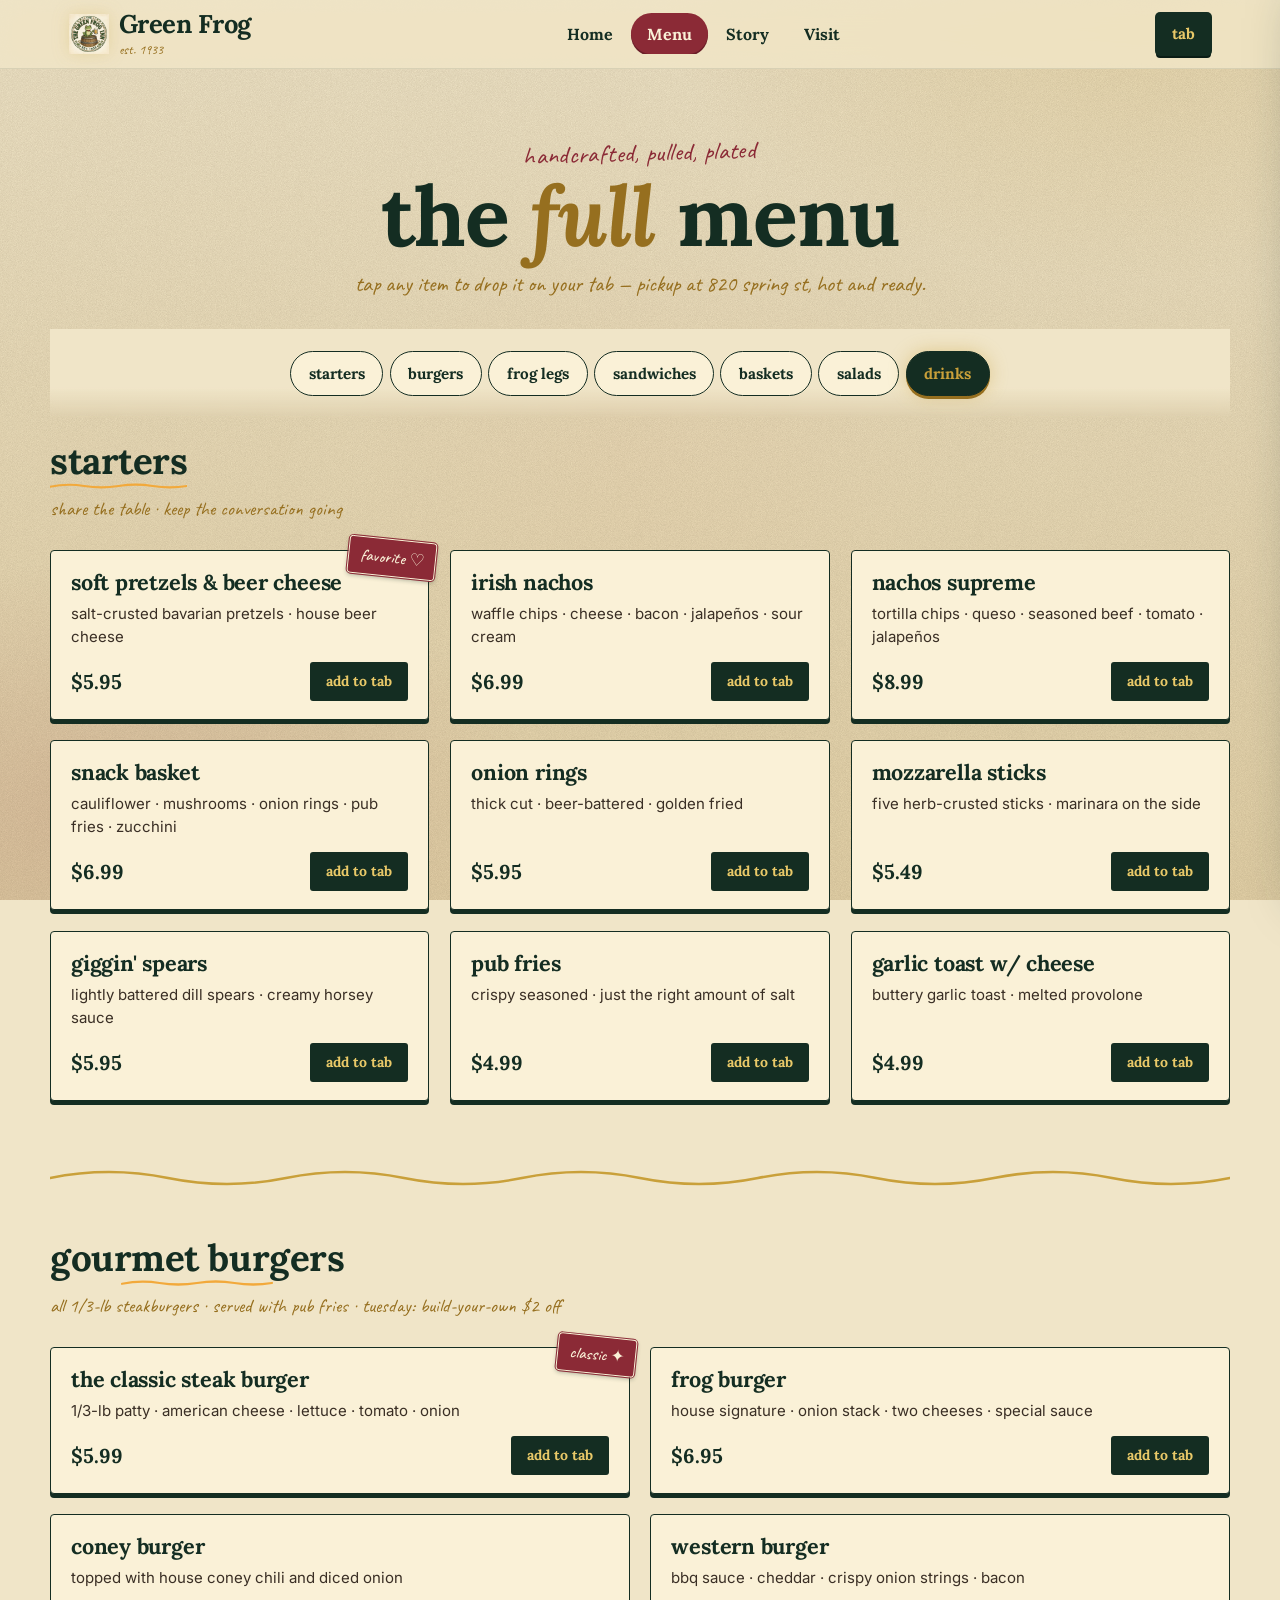
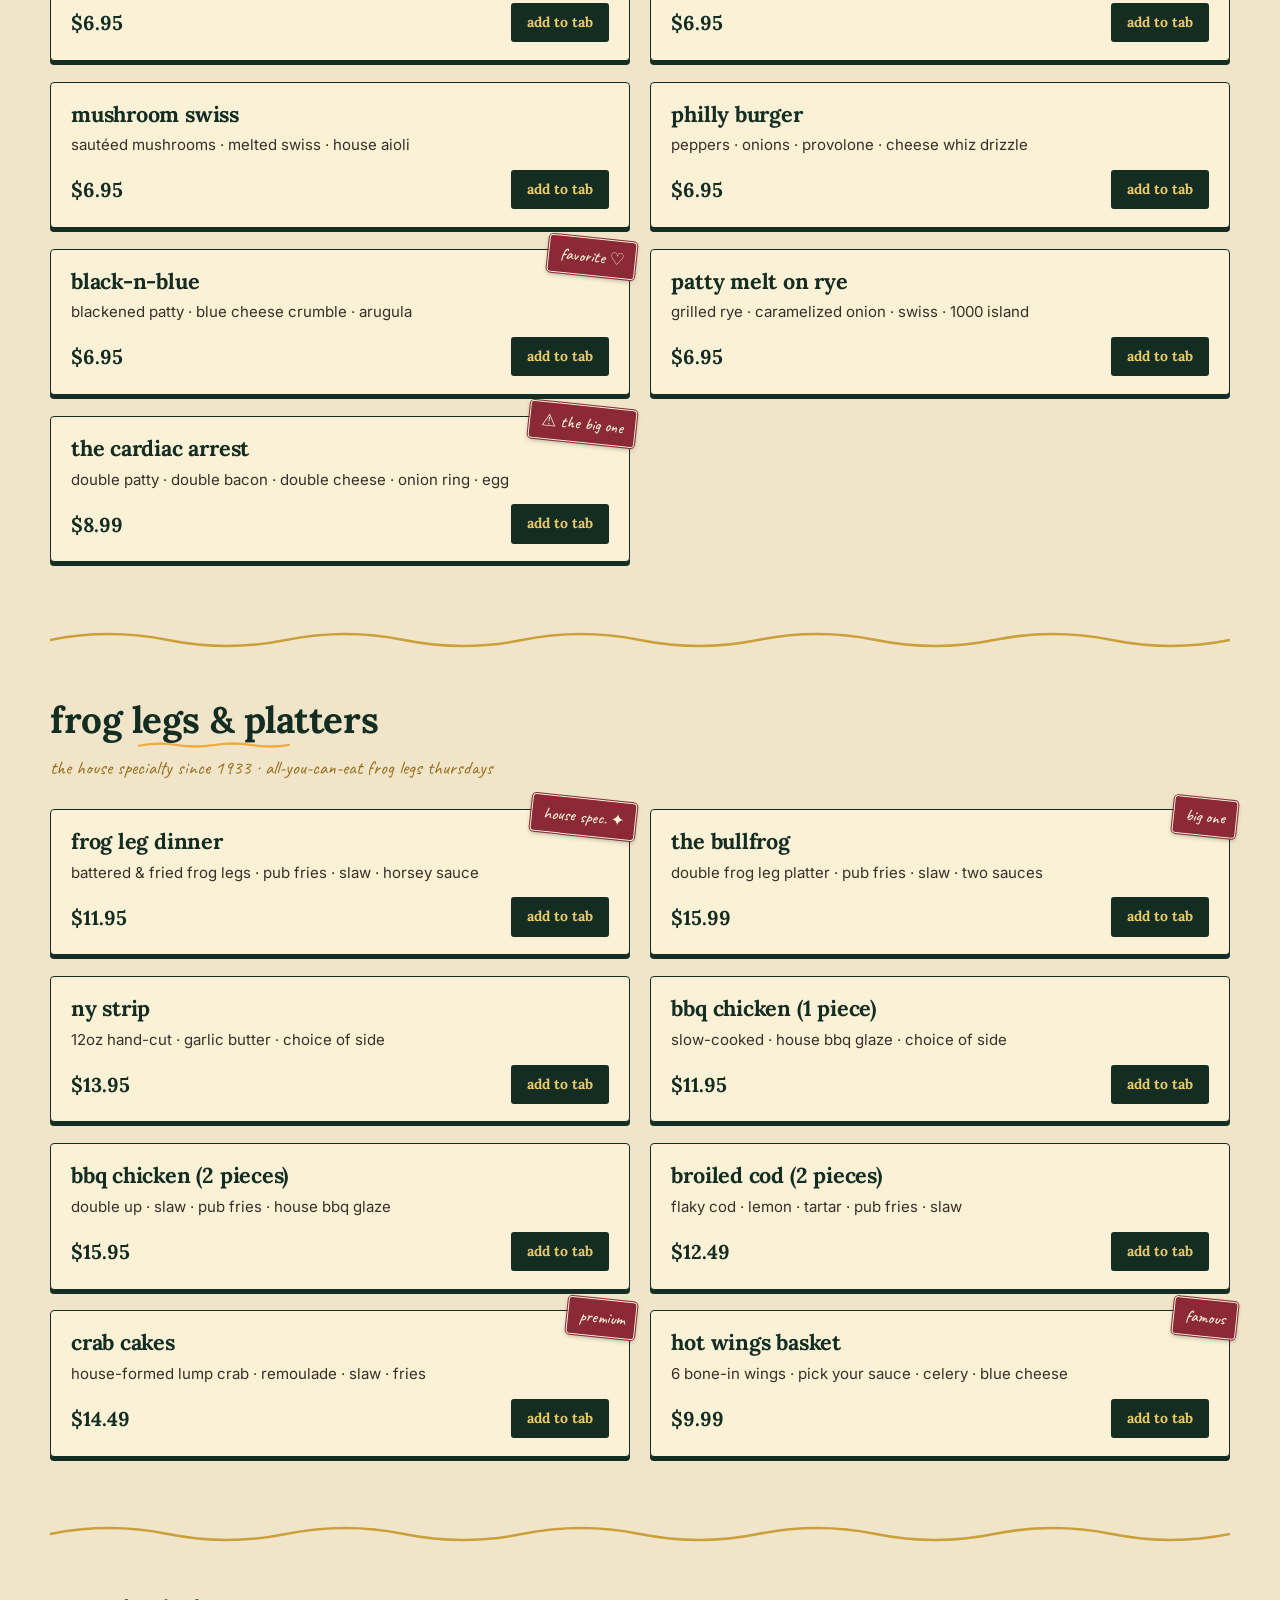
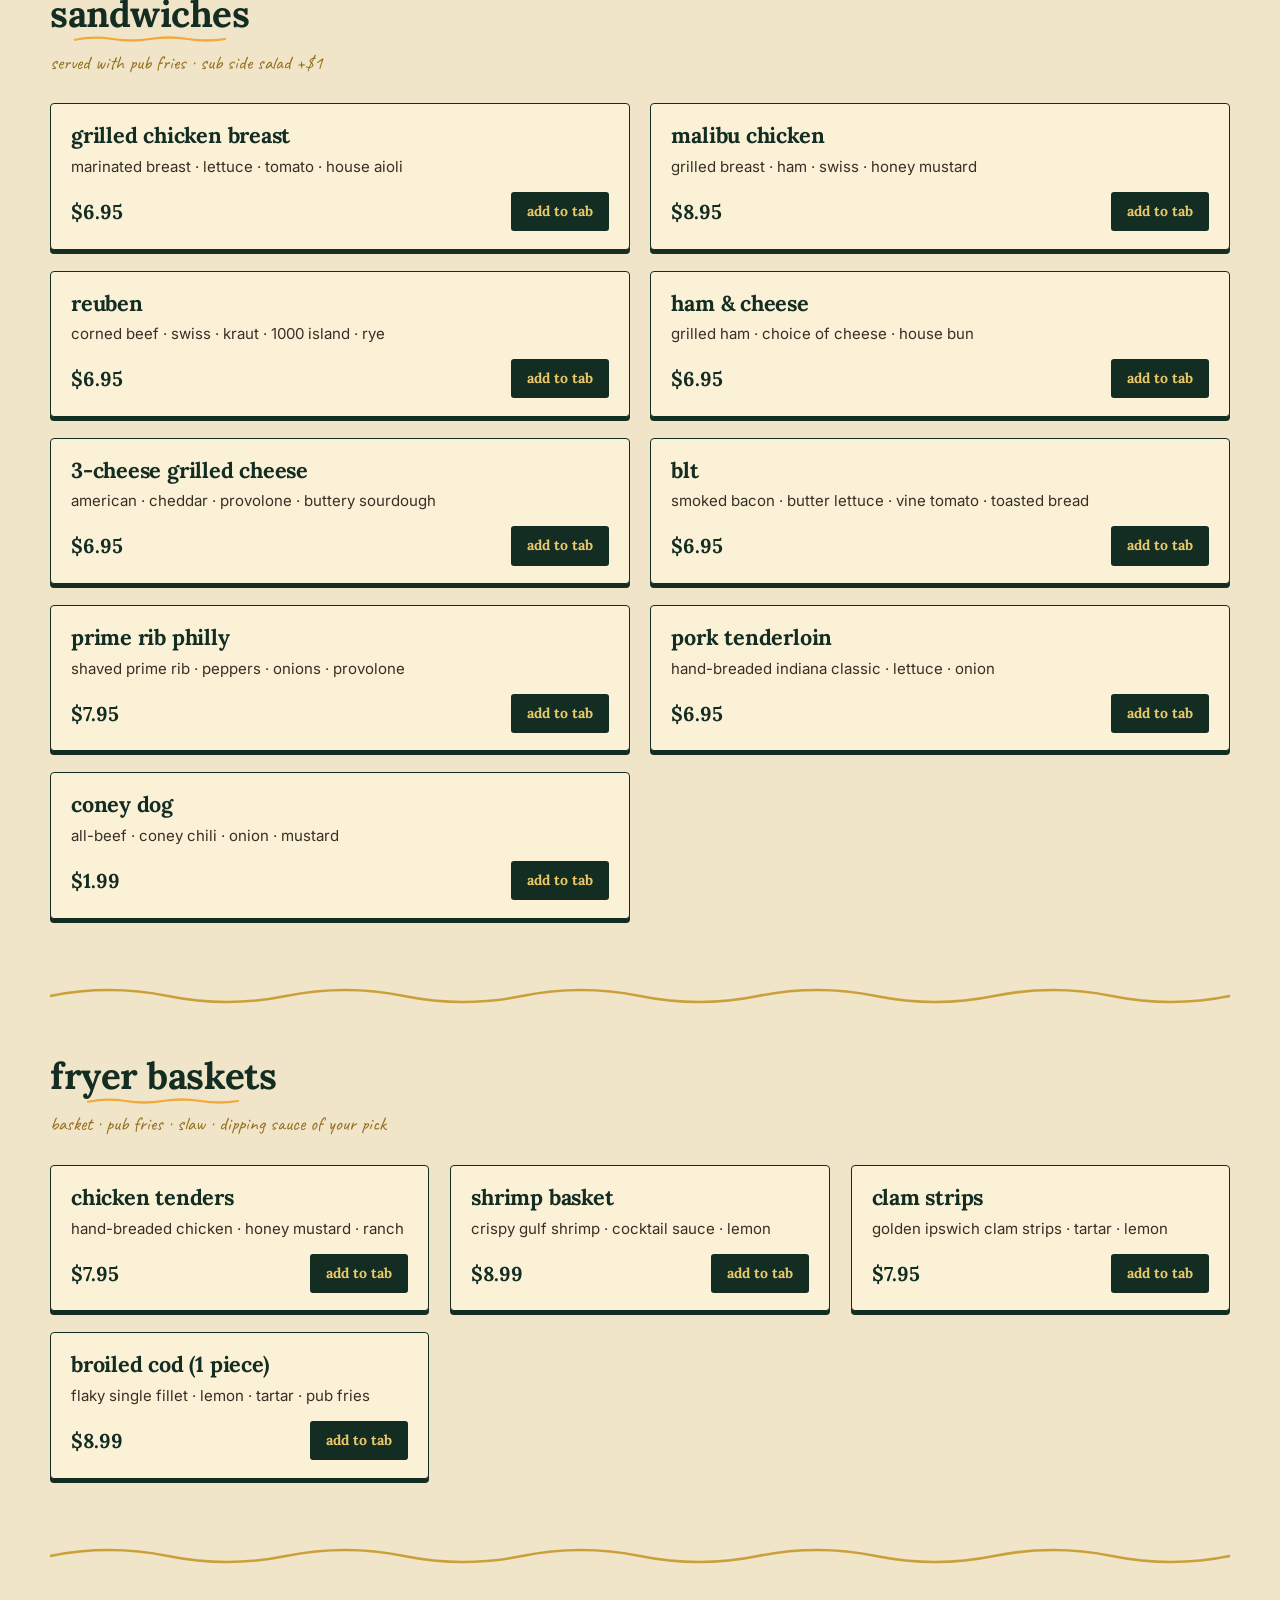
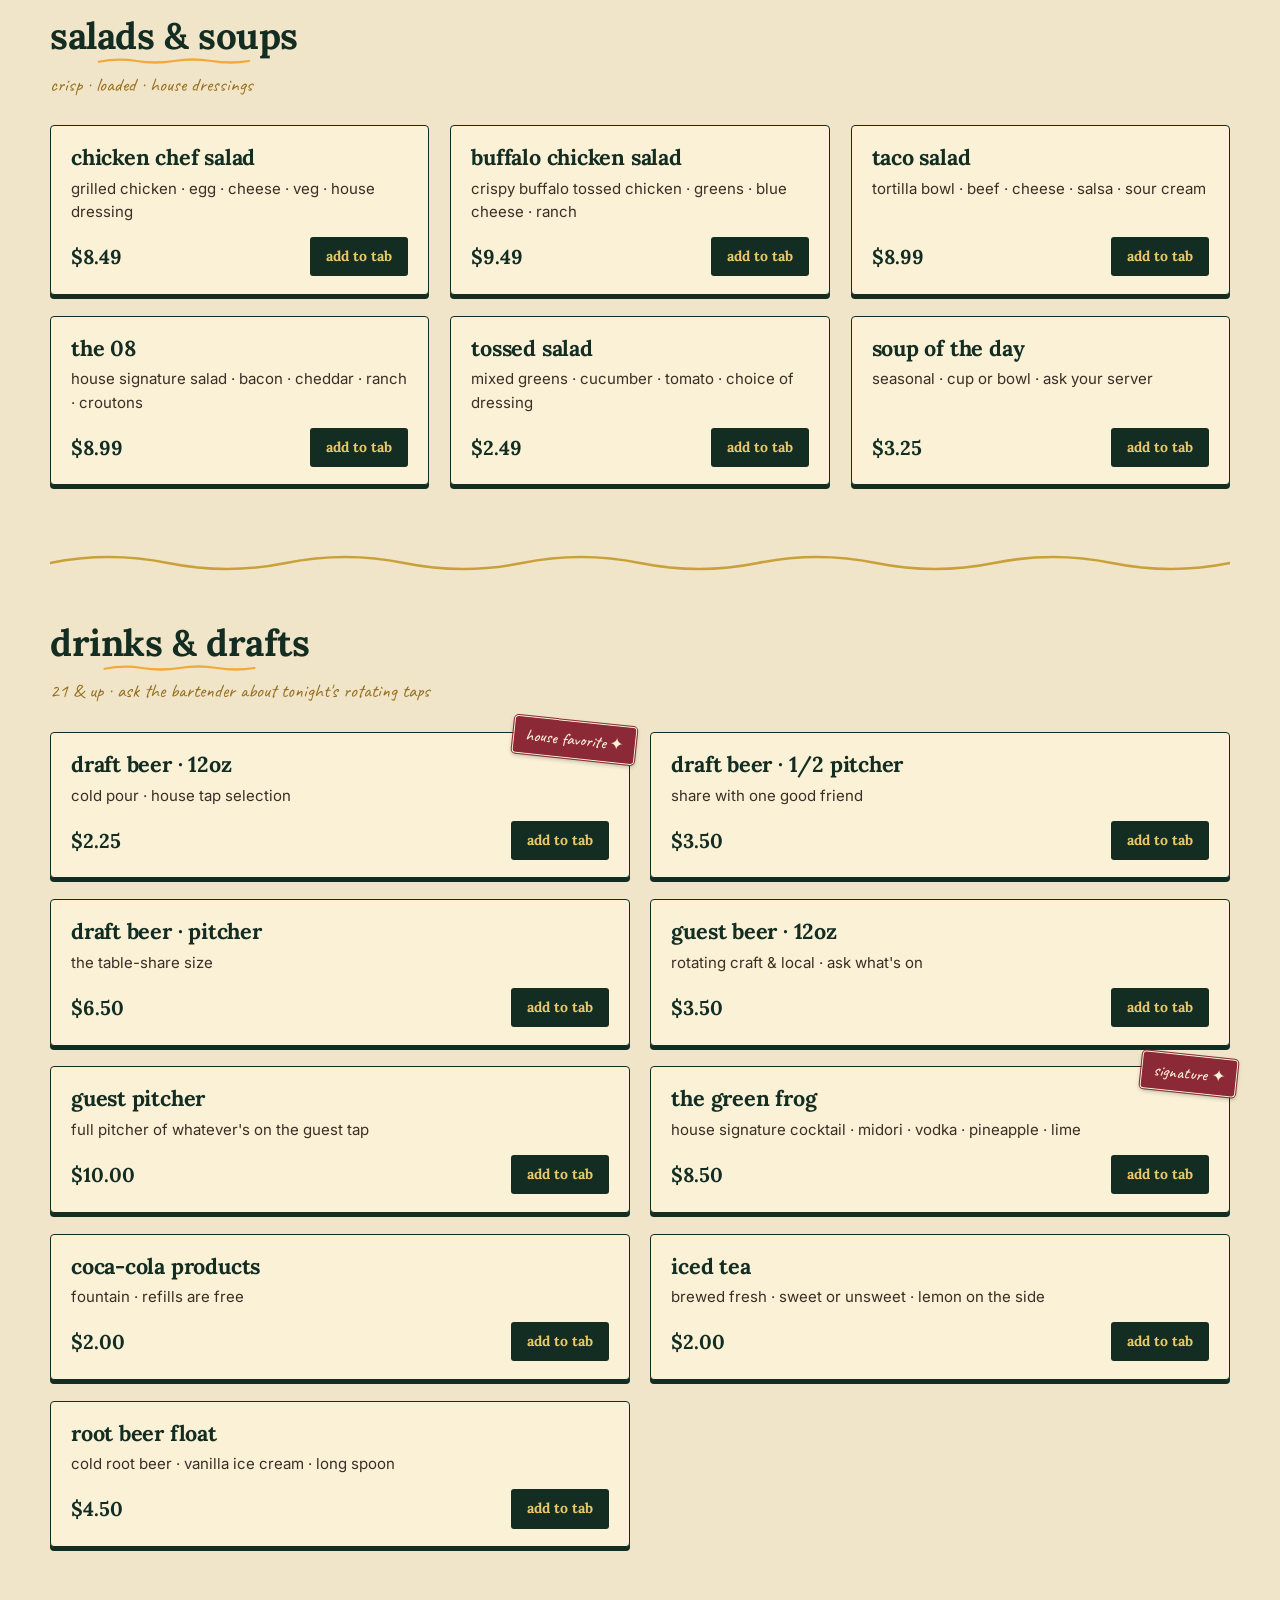
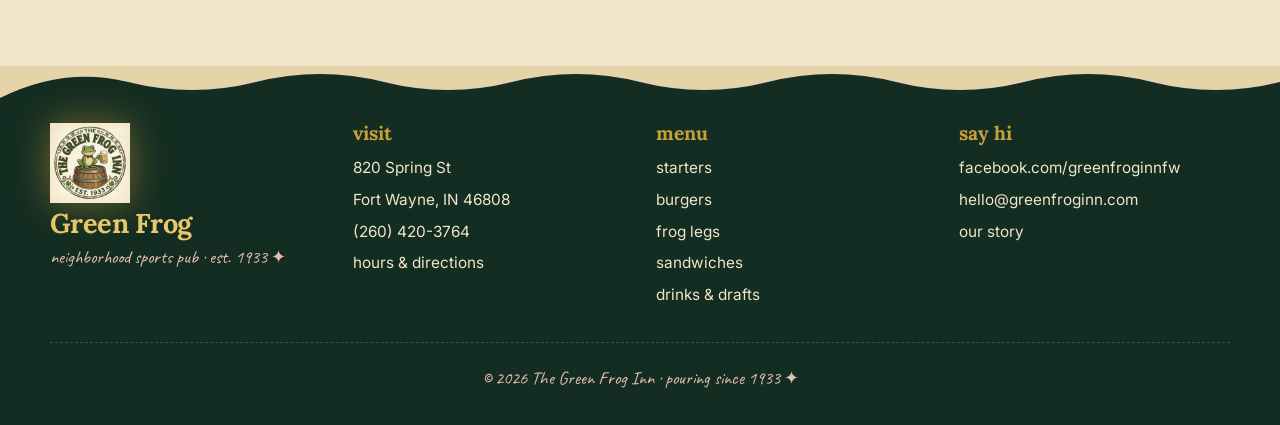
<file: menu.html>
<!doctype html>
<html lang="en">
<head>
  <meta charset="utf-8">
  <meta name="viewport" content="width=device-width, initial-scale=1, viewport-fit=cover">
  <meta name="theme-color" content="#1B3329">
  <title>Menu — The Green Frog Inn · Fort Wayne sports pub since 1933</title>
  <meta name="description" content="The full Green Frog Inn menu — starters, gourmet burgers, signature frog legs, sandwiches, baskets, hot wings, drinks &amp; drafts. Order online for pickup at 820 Spring St, Fort Wayne.">
  <link rel="icon" href="assets/img/frog-nav.png">
  <link rel="preconnect" href="https://fonts.googleapis.com">
  <link rel="preconnect" href="https://fonts.gstatic.com" crossorigin>
  <link href="https://fonts.googleapis.com/css2?family=Caveat:wght@400;500;600;700&family=Dancing+Script:wght@500;600;700&family=Inter:wght@400;500;600;700;800;900&family=Lora:ital,wght@0,400..700;1,400..700&display=swap" rel="stylesheet">
  <link rel="stylesheet" href="assets/css/base.css">
  <link rel="stylesheet" href="assets/css/components.css">
  <link rel="stylesheet" href="assets/css/pages.css">
  <link rel="stylesheet" href="assets/css/scrapbook.css">
</head>
<body>

<header class="nav" role="banner">
  <div class="wrap nav__row">
    <a class="nav__brand" href="index.html" aria-label="The Green Frog Inn home">
      <img src="assets/img/frog-mark.png" alt="">
      <span>
        <span class="nav__brand-text">Green Frog</span>
        <span class="nav__brand-tag">est. 1933</span>
      </span>
    </a>
    <nav class="nav__links" aria-label="Primary">
      <a class="nav__link" href="index.html">Home</a>
      <a class="nav__link" href="menu.html">Menu</a>
      <a class="nav__link" href="story.html">Story</a>
      <a class="nav__link" href="visit.html">Visit</a>
    </nav>
    <button class="nav__cart" data-cart-open aria-label="Open tab">
      <span>tab</span>
      <span class="nav__cart-count" data-cart-count style="display:none">0</span>
    </button>
  </div>
</header>

<section class="menu-hero wrap-narrow">
  <span class="eyebrow">handcrafted, pulled, plated</span>
  <h1>the <em>full</em> menu</h1>
  <p>tap any item to drop it on your tab — pickup at 820 spring st, hot and ready.</p>
</section>

<div class="wrap">
  <div class="menu-tabs">
    <button class="menu-tab is-active" data-menu-tab="starters">starters</button>
    <button class="menu-tab" data-menu-tab="burgers">burgers</button>
    <button class="menu-tab" data-menu-tab="frog-legs">frog legs</button>
    <button class="menu-tab" data-menu-tab="sandwiches">sandwiches</button>
    <button class="menu-tab" data-menu-tab="baskets">baskets</button>
    <button class="menu-tab" data-menu-tab="salads">salads</button>
    <button class="menu-tab" data-menu-tab="drinks">drinks</button>
  </div>
</div>

<!-- ========== STARTERS ========== -->
<section class="menu-section wrap" id="starters">
  <h2 class="menu-section__title">starters</h2>
  <p class="menu-section__sub">share the table · keep the conversation going</p>
  <div class="menu-grid">

    <article class="item-card">
      <span class="item-card__sticker">favorite ♡</span>
      <h3 class="item-card__name">soft pretzels &amp; beer cheese</h3>
      <p class="item-card__desc">salt-crusted bavarian pretzels · house beer cheese</p>
      <div class="item-card__row">
        <span class="item-card__price">$5.95</span>
        <button class="item-card__add" data-add data-id="pretzel" data-name="soft pretzels &amp; beer cheese" data-price="5.95" data-sub="house beer cheese" data-emoji="🥨"><span>add to tab</span></button>
      </div>
    </article>

    <article class="item-card">
      <h3 class="item-card__name">irish nachos</h3>
      <p class="item-card__desc">waffle chips · cheese · bacon · jalapeños · sour cream</p>
      <div class="item-card__row">
        <span class="item-card__price">$6.99</span>
        <button class="item-card__add" data-add data-id="irish-nachos" data-name="irish nachos" data-price="6.99" data-sub="loaded waffle chips" data-emoji="☘️"><span>add to tab</span></button>
      </div>
    </article>

    <article class="item-card">
      <h3 class="item-card__name">nachos supreme</h3>
      <p class="item-card__desc">tortilla chips · queso · seasoned beef · tomato · jalapeños</p>
      <div class="item-card__row">
        <span class="item-card__price">$8.99</span>
        <button class="item-card__add" data-add data-id="nachos-supreme" data-name="nachos supreme" data-price="8.99" data-sub="loaded · share-size" data-emoji="🌮"><span>add to tab</span></button>
      </div>
    </article>

    <article class="item-card">
      <h3 class="item-card__name">snack basket</h3>
      <p class="item-card__desc">cauliflower · mushrooms · onion rings · pub fries · zucchini</p>
      <div class="item-card__row">
        <span class="item-card__price">$6.99</span>
        <button class="item-card__add" data-add data-id="snack-basket" data-name="snack basket" data-price="6.99" data-sub="five things fried" data-emoji="🍟"><span>add to tab</span></button>
      </div>
    </article>

    <article class="item-card">
      <h3 class="item-card__name">onion rings</h3>
      <p class="item-card__desc">thick cut · beer-battered · golden fried</p>
      <div class="item-card__row">
        <span class="item-card__price">$5.95</span>
        <button class="item-card__add" data-add data-id="onion-rings" data-name="onion rings" data-price="5.95" data-sub="beer-battered" data-emoji="🧅"><span>add to tab</span></button>
      </div>
    </article>

    <article class="item-card">
      <h3 class="item-card__name">mozzarella sticks</h3>
      <p class="item-card__desc">five herb-crusted sticks · marinara on the side</p>
      <div class="item-card__row">
        <span class="item-card__price">$5.49</span>
        <button class="item-card__add" data-add data-id="mozz-sticks" data-name="mozzarella sticks" data-price="5.49" data-sub="5 sticks · marinara" data-emoji="🧀"><span>add to tab</span></button>
      </div>
    </article>

    <article class="item-card">
      <h3 class="item-card__name">giggin' spears</h3>
      <p class="item-card__desc">lightly battered dill spears · creamy horsey sauce</p>
      <div class="item-card__row">
        <span class="item-card__price">$5.95</span>
        <button class="item-card__add" data-add data-id="dill-spears" data-name="giggin' spears" data-price="5.95" data-sub="battered &amp; fried" data-emoji="🥒"><span>add to tab</span></button>
      </div>
    </article>

    <article class="item-card">
      <h3 class="item-card__name">pub fries</h3>
      <p class="item-card__desc">crispy seasoned · just the right amount of salt</p>
      <div class="item-card__row">
        <span class="item-card__price">$4.99</span>
        <button class="item-card__add" data-add data-id="pub-fries" data-name="pub fries" data-price="4.99" data-sub="house seasoning" data-emoji="🍟"><span>add to tab</span></button>
      </div>
    </article>

    <article class="item-card">
      <h3 class="item-card__name">garlic toast w/ cheese</h3>
      <p class="item-card__desc">buttery garlic toast · melted provolone</p>
      <div class="item-card__row">
        <span class="item-card__price">$4.99</span>
        <button class="item-card__add" data-add data-id="garlic-toast" data-name="garlic toast w/ cheese" data-price="4.99" data-sub="provolone melt" data-emoji="🧄"><span>add to tab</span></button>
      </div>
    </article>

  </div>
</section>

<div class="wrap"><div class="squiggle" aria-hidden="true"><svg viewBox="0 0 1200 28" preserveAspectRatio="none"><path d="M0 14 Q60 0 120 14 T240 14 T360 14 T480 14 T600 14 T720 14 T840 14 T960 14 T1080 14 T1200 14" fill="none" stroke="currentColor" stroke-width="3" stroke-linecap="round"/></svg></div></div>

<!-- ========== BURGERS ========== -->
<section class="menu-section wrap" id="burgers">
  <h2 class="menu-section__title">gourmet burgers</h2>
  <p class="menu-section__sub">all 1/3-lb steakburgers · served with pub fries · tuesday: build-your-own $2 off</p>
  <div class="menu-grid menu-grid--2">

    <article class="item-card">
      <span class="item-card__sticker">classic ✦</span>
      <h3 class="item-card__name">the classic steak burger</h3>
      <p class="item-card__desc">1/3-lb patty · american cheese · lettuce · tomato · onion</p>
      <div class="item-card__row">
        <span class="item-card__price">$5.99</span>
        <button class="item-card__add" data-add data-id="classic-burger" data-name="the classic steak burger" data-price="5.99" data-sub="1/3-lb · classic" data-emoji="🍔"><span>add to tab</span></button>
      </div>
    </article>

    <article class="item-card">
      <h3 class="item-card__name">frog burger</h3>
      <p class="item-card__desc">house signature · onion stack · two cheeses · special sauce</p>
      <div class="item-card__row">
        <span class="item-card__price">$6.95</span>
        <button class="item-card__add" data-add data-id="frog-burger" data-name="frog burger" data-price="6.95" data-sub="onion stack · two cheese" data-emoji="🐸"><span>add to tab</span></button>
      </div>
    </article>

    <article class="item-card">
      <h3 class="item-card__name">coney burger</h3>
      <p class="item-card__desc">topped with house coney chili and diced onion</p>
      <div class="item-card__row">
        <span class="item-card__price">$6.95</span>
        <button class="item-card__add" data-add data-id="coney-burger" data-name="coney burger" data-price="6.95" data-sub="coney chili · onion"><span>add to tab</span></button>
      </div>
    </article>

    <article class="item-card">
      <h3 class="item-card__name">western burger</h3>
      <p class="item-card__desc">bbq sauce · cheddar · crispy onion strings · bacon</p>
      <div class="item-card__row">
        <span class="item-card__price">$6.95</span>
        <button class="item-card__add" data-add data-id="western-burger" data-name="western burger" data-price="6.95" data-sub="bbq · bacon · onion"><span>add to tab</span></button>
      </div>
    </article>

    <article class="item-card">
      <h3 class="item-card__name">mushroom swiss</h3>
      <p class="item-card__desc">sautéed mushrooms · melted swiss · house aioli</p>
      <div class="item-card__row">
        <span class="item-card__price">$6.95</span>
        <button class="item-card__add" data-add data-id="mushroom-swiss" data-name="mushroom swiss burger" data-price="6.95" data-sub="mushrooms · swiss"><span>add to tab</span></button>
      </div>
    </article>

    <article class="item-card">
      <h3 class="item-card__name">philly burger</h3>
      <p class="item-card__desc">peppers · onions · provolone · cheese whiz drizzle</p>
      <div class="item-card__row">
        <span class="item-card__price">$6.95</span>
        <button class="item-card__add" data-add data-id="philly-burger" data-name="philly burger" data-price="6.95" data-sub="peppers · onions · cheese"><span>add to tab</span></button>
      </div>
    </article>

    <article class="item-card">
      <span class="item-card__sticker">favorite ♡</span>
      <h3 class="item-card__name">black-n-blue</h3>
      <p class="item-card__desc">blackened patty · blue cheese crumble · arugula</p>
      <div class="item-card__row">
        <span class="item-card__price">$6.95</span>
        <button class="item-card__add" data-add data-id="black-blue" data-name="black-n-blue burger" data-price="6.95" data-sub="blackened · blue cheese"><span>add to tab</span></button>
      </div>
    </article>

    <article class="item-card">
      <h3 class="item-card__name">patty melt on rye</h3>
      <p class="item-card__desc">grilled rye · caramelized onion · swiss · 1000 island</p>
      <div class="item-card__row">
        <span class="item-card__price">$6.95</span>
        <button class="item-card__add" data-add data-id="patty-melt" data-name="patty melt on rye" data-price="6.95" data-sub="rye · swiss · onion"><span>add to tab</span></button>
      </div>
    </article>

    <article class="item-card">
      <span class="item-card__sticker">⚠ the big one</span>
      <h3 class="item-card__name">the cardiac arrest</h3>
      <p class="item-card__desc">double patty · double bacon · double cheese · onion ring · egg</p>
      <div class="item-card__row">
        <span class="item-card__price">$8.99</span>
        <button class="item-card__add" data-add data-id="cardiac" data-name="the cardiac arrest" data-price="8.99" data-sub="double everything"><span>add to tab</span></button>
      </div>
    </article>

  </div>
</section>

<div class="wrap"><div class="squiggle" aria-hidden="true"><svg viewBox="0 0 1200 28" preserveAspectRatio="none"><path d="M0 14 Q60 0 120 14 T240 14 T360 14 T480 14 T600 14 T720 14 T840 14 T960 14 T1080 14 T1200 14" fill="none" stroke="currentColor" stroke-width="3" stroke-linecap="round"/></svg></div></div>

<!-- ========== FROG LEGS / PLATTERS ========== -->
<section class="menu-section wrap" id="frog-legs">
  <h2 class="menu-section__title">frog legs &amp; platters</h2>
  <p class="menu-section__sub">the house specialty since 1933 · all-you-can-eat frog legs thursdays</p>
  <div class="menu-grid menu-grid--2">

    <article class="item-card">
      <span class="item-card__sticker">house spec. ✦</span>
      <h3 class="item-card__name">frog leg dinner</h3>
      <p class="item-card__desc">battered &amp; fried frog legs · pub fries · slaw · horsey sauce</p>
      <div class="item-card__row">
        <span class="item-card__price">$11.95</span>
        <button class="item-card__add" data-add data-id="frog-legs" data-name="frog leg dinner" data-price="11.95" data-sub="signature · since 1933" data-emoji="🐸"><span>add to tab</span></button>
      </div>
    </article>

    <article class="item-card">
      <span class="item-card__sticker">big one</span>
      <h3 class="item-card__name">the bullfrog</h3>
      <p class="item-card__desc">double frog leg platter · pub fries · slaw · two sauces</p>
      <div class="item-card__row">
        <span class="item-card__price">$15.99</span>
        <button class="item-card__add" data-add data-id="bullfrog" data-name="the bullfrog" data-price="15.99" data-sub="double up · 2 sauces" data-emoji="🐸"><span>add to tab</span></button>
      </div>
    </article>

    <article class="item-card">
      <h3 class="item-card__name">ny strip</h3>
      <p class="item-card__desc">12oz hand-cut · garlic butter · choice of side</p>
      <div class="item-card__row">
        <span class="item-card__price">$13.95</span>
        <button class="item-card__add" data-add data-id="ny-strip" data-name="ny strip" data-price="13.95" data-sub="12oz hand-cut" data-emoji="🥩"><span>add to tab</span></button>
      </div>
    </article>

    <article class="item-card">
      <h3 class="item-card__name">bbq chicken (1 piece)</h3>
      <p class="item-card__desc">slow-cooked · house bbq glaze · choice of side</p>
      <div class="item-card__row">
        <span class="item-card__price">$11.95</span>
        <button class="item-card__add" data-add data-id="bbq-chicken-1" data-name="bbq chicken · 1 piece" data-price="11.95" data-sub="house bbq" data-emoji="🍗"><span>add to tab</span></button>
      </div>
    </article>

    <article class="item-card">
      <h3 class="item-card__name">bbq chicken (2 pieces)</h3>
      <p class="item-card__desc">double up · slaw · pub fries · house bbq glaze</p>
      <div class="item-card__row">
        <span class="item-card__price">$15.95</span>
        <button class="item-card__add" data-add data-id="bbq-chicken-2" data-name="bbq chicken · 2 pieces" data-price="15.95" data-sub="double · 2 sides" data-emoji="🍗"><span>add to tab</span></button>
      </div>
    </article>

    <article class="item-card">
      <h3 class="item-card__name">broiled cod (2 pieces)</h3>
      <p class="item-card__desc">flaky cod · lemon · tartar · pub fries · slaw</p>
      <div class="item-card__row">
        <span class="item-card__price">$12.49</span>
        <button class="item-card__add" data-add data-id="cod-2" data-name="broiled cod · 2 pieces" data-price="12.49" data-sub="lemon · tartar" data-emoji="🐟"><span>add to tab</span></button>
      </div>
    </article>

    <article class="item-card">
      <span class="item-card__sticker">premium</span>
      <h3 class="item-card__name">crab cakes</h3>
      <p class="item-card__desc">house-formed lump crab · remoulade · slaw · fries</p>
      <div class="item-card__row">
        <span class="item-card__price">$14.49</span>
        <button class="item-card__add" data-add data-id="crab-cakes" data-name="crab cakes" data-price="14.49" data-sub="lump · remoulade" data-emoji="🦀"><span>add to tab</span></button>
      </div>
    </article>

    <article class="item-card">
      <span class="item-card__sticker">famous</span>
      <h3 class="item-card__name">hot wings basket</h3>
      <p class="item-card__desc">6 bone-in wings · pick your sauce · celery · blue cheese</p>
      <div class="item-card__row">
        <span class="item-card__price">$9.99</span>
        <button class="item-card__add" data-add data-id="wings-basket" data-name="hot wings basket" data-price="9.99" data-sub="6 wings · pick sauce" data-emoji="🔥"><span>add to tab</span></button>
      </div>
    </article>

  </div>
</section>

<div class="wrap"><div class="squiggle" aria-hidden="true"><svg viewBox="0 0 1200 28" preserveAspectRatio="none"><path d="M0 14 Q60 0 120 14 T240 14 T360 14 T480 14 T600 14 T720 14 T840 14 T960 14 T1080 14 T1200 14" fill="none" stroke="currentColor" stroke-width="3" stroke-linecap="round"/></svg></div></div>

<!-- ========== SANDWICHES ========== -->
<section class="menu-section wrap" id="sandwiches">
  <h2 class="menu-section__title">sandwiches</h2>
  <p class="menu-section__sub">served with pub fries · sub side salad +$1</p>
  <div class="menu-grid menu-grid--2">

    <article class="item-card">
      <h3 class="item-card__name">grilled chicken breast</h3>
      <p class="item-card__desc">marinated breast · lettuce · tomato · house aioli</p>
      <div class="item-card__row">
        <span class="item-card__price">$6.95</span>
        <button class="item-card__add" data-add data-id="grilled-chicken" data-name="grilled chicken breast" data-price="6.95" data-sub="lettuce · tomato"><span>add to tab</span></button>
      </div>
    </article>

    <article class="item-card">
      <h3 class="item-card__name">malibu chicken</h3>
      <p class="item-card__desc">grilled breast · ham · swiss · honey mustard</p>
      <div class="item-card__row">
        <span class="item-card__price">$8.95</span>
        <button class="item-card__add" data-add data-id="malibu-chicken" data-name="malibu chicken" data-price="8.95" data-sub="ham · swiss · honey mustard"><span>add to tab</span></button>
      </div>
    </article>

    <article class="item-card">
      <h3 class="item-card__name">reuben</h3>
      <p class="item-card__desc">corned beef · swiss · kraut · 1000 island · rye</p>
      <div class="item-card__row">
        <span class="item-card__price">$6.95</span>
        <button class="item-card__add" data-add data-id="reuben" data-name="reuben" data-price="6.95" data-sub="corned beef · rye"><span>add to tab</span></button>
      </div>
    </article>

    <article class="item-card">
      <h3 class="item-card__name">ham &amp; cheese</h3>
      <p class="item-card__desc">grilled ham · choice of cheese · house bun</p>
      <div class="item-card__row">
        <span class="item-card__price">$6.95</span>
        <button class="item-card__add" data-add data-id="ham-cheese" data-name="ham &amp; cheese" data-price="6.95" data-sub="pick your cheese"><span>add to tab</span></button>
      </div>
    </article>

    <article class="item-card">
      <h3 class="item-card__name">3-cheese grilled cheese</h3>
      <p class="item-card__desc">american · cheddar · provolone · buttery sourdough</p>
      <div class="item-card__row">
        <span class="item-card__price">$6.95</span>
        <button class="item-card__add" data-add data-id="grilled-cheese" data-name="3-cheese grilled cheese" data-price="6.95" data-sub="three cheeses · sourdough" data-emoji="🧀"><span>add to tab</span></button>
      </div>
    </article>

    <article class="item-card">
      <h3 class="item-card__name">blt</h3>
      <p class="item-card__desc">smoked bacon · butter lettuce · vine tomato · toasted bread</p>
      <div class="item-card__row">
        <span class="item-card__price">$6.95</span>
        <button class="item-card__add" data-add data-id="blt" data-name="b.l.t." data-price="6.95" data-sub="classic" data-emoji="🥓"><span>add to tab</span></button>
      </div>
    </article>

    <article class="item-card">
      <h3 class="item-card__name">prime rib philly</h3>
      <p class="item-card__desc">shaved prime rib · peppers · onions · provolone</p>
      <div class="item-card__row">
        <span class="item-card__price">$7.95</span>
        <button class="item-card__add" data-add data-id="prime-philly" data-name="prime rib philly" data-price="7.95" data-sub="prime rib · provolone"><span>add to tab</span></button>
      </div>
    </article>

    <article class="item-card">
      <h3 class="item-card__name">pork tenderloin</h3>
      <p class="item-card__desc">hand-breaded indiana classic · lettuce · onion</p>
      <div class="item-card__row">
        <span class="item-card__price">$6.95</span>
        <button class="item-card__add" data-add data-id="pork-tenderloin" data-name="pork tenderloin" data-price="6.95" data-sub="hand-breaded"><span>add to tab</span></button>
      </div>
    </article>

    <article class="item-card">
      <h3 class="item-card__name">coney dog</h3>
      <p class="item-card__desc">all-beef · coney chili · onion · mustard</p>
      <div class="item-card__row">
        <span class="item-card__price">$1.99</span>
        <button class="item-card__add" data-add data-id="coney-dog" data-name="coney dog" data-price="1.99" data-sub="chili · onion · mustard" data-emoji="🌭"><span>add to tab</span></button>
      </div>
    </article>

  </div>
</section>

<div class="wrap"><div class="squiggle" aria-hidden="true"><svg viewBox="0 0 1200 28" preserveAspectRatio="none"><path d="M0 14 Q60 0 120 14 T240 14 T360 14 T480 14 T600 14 T720 14 T840 14 T960 14 T1080 14 T1200 14" fill="none" stroke="currentColor" stroke-width="3" stroke-linecap="round"/></svg></div></div>

<!-- ========== BASKETS ========== -->
<section class="menu-section wrap" id="baskets">
  <h2 class="menu-section__title">fryer baskets</h2>
  <p class="menu-section__sub">basket · pub fries · slaw · dipping sauce of your pick</p>
  <div class="menu-grid">

    <article class="item-card">
      <h3 class="item-card__name">chicken tenders</h3>
      <p class="item-card__desc">hand-breaded chicken · honey mustard · ranch</p>
      <div class="item-card__row">
        <span class="item-card__price">$7.95</span>
        <button class="item-card__add" data-add data-id="tenders" data-name="chicken tenders basket" data-price="7.95" data-sub="hand-breaded"><span>add to tab</span></button>
      </div>
    </article>

    <article class="item-card">
      <h3 class="item-card__name">shrimp basket</h3>
      <p class="item-card__desc">crispy gulf shrimp · cocktail sauce · lemon</p>
      <div class="item-card__row">
        <span class="item-card__price">$8.99</span>
        <button class="item-card__add" data-add data-id="shrimp-basket" data-name="shrimp basket" data-price="8.99" data-sub="gulf · cocktail" data-emoji="🦐"><span>add to tab</span></button>
      </div>
    </article>

    <article class="item-card">
      <h3 class="item-card__name">clam strips</h3>
      <p class="item-card__desc">golden ipswich clam strips · tartar · lemon</p>
      <div class="item-card__row">
        <span class="item-card__price">$7.95</span>
        <button class="item-card__add" data-add data-id="clams" data-name="clam strips basket" data-price="7.95" data-sub="ipswich · tartar"><span>add to tab</span></button>
      </div>
    </article>

    <article class="item-card">
      <h3 class="item-card__name">broiled cod (1 piece)</h3>
      <p class="item-card__desc">flaky single fillet · lemon · tartar · pub fries</p>
      <div class="item-card__row">
        <span class="item-card__price">$8.99</span>
        <button class="item-card__add" data-add data-id="cod-1" data-name="broiled cod · 1 piece" data-price="8.99" data-sub="single fillet"><span>add to tab</span></button>
      </div>
    </article>

  </div>
</section>

<div class="wrap"><div class="squiggle" aria-hidden="true"><svg viewBox="0 0 1200 28" preserveAspectRatio="none"><path d="M0 14 Q60 0 120 14 T240 14 T360 14 T480 14 T600 14 T720 14 T840 14 T960 14 T1080 14 T1200 14" fill="none" stroke="currentColor" stroke-width="3" stroke-linecap="round"/></svg></div></div>

<!-- ========== SALADS &amp; SOUPS ========== -->
<section class="menu-section wrap" id="salads">
  <h2 class="menu-section__title">salads &amp; soups</h2>
  <p class="menu-section__sub">crisp · loaded · house dressings</p>
  <div class="menu-grid">

    <article class="item-card">
      <h3 class="item-card__name">chicken chef salad</h3>
      <p class="item-card__desc">grilled chicken · egg · cheese · veg · house dressing</p>
      <div class="item-card__row">
        <span class="item-card__price">$8.49</span>
        <button class="item-card__add" data-add data-id="chef-salad" data-name="chicken chef salad" data-price="8.49" data-sub="grilled chicken · egg"><span>add to tab</span></button>
      </div>
    </article>

    <article class="item-card">
      <h3 class="item-card__name">buffalo chicken salad</h3>
      <p class="item-card__desc">crispy buffalo tossed chicken · greens · blue cheese · ranch</p>
      <div class="item-card__row">
        <span class="item-card__price">$9.49</span>
        <button class="item-card__add" data-add data-id="buffalo-salad" data-name="buffalo chicken salad" data-price="9.49" data-sub="buffalo · blue cheese"><span>add to tab</span></button>
      </div>
    </article>

    <article class="item-card">
      <h3 class="item-card__name">taco salad</h3>
      <p class="item-card__desc">tortilla bowl · beef · cheese · salsa · sour cream</p>
      <div class="item-card__row">
        <span class="item-card__price">$8.99</span>
        <button class="item-card__add" data-add data-id="taco-salad" data-name="taco salad" data-price="8.99" data-sub="loaded bowl"><span>add to tab</span></button>
      </div>
    </article>

    <article class="item-card">
      <h3 class="item-card__name">the 08</h3>
      <p class="item-card__desc">house signature salad · bacon · cheddar · ranch · croutons</p>
      <div class="item-card__row">
        <span class="item-card__price">$8.99</span>
        <button class="item-card__add" data-add data-id="the-08" data-name="the 08 salad" data-price="8.99" data-sub="house signature"><span>add to tab</span></button>
      </div>
    </article>

    <article class="item-card">
      <h3 class="item-card__name">tossed salad</h3>
      <p class="item-card__desc">mixed greens · cucumber · tomato · choice of dressing</p>
      <div class="item-card__row">
        <span class="item-card__price">$2.49</span>
        <button class="item-card__add" data-add data-id="tossed-salad" data-name="tossed salad" data-price="2.49" data-sub="side · house dressing" data-emoji="🥗"><span>add to tab</span></button>
      </div>
    </article>

    <article class="item-card">
      <h3 class="item-card__name">soup of the day</h3>
      <p class="item-card__desc">seasonal · cup or bowl · ask your server</p>
      <div class="item-card__row">
        <span class="item-card__price">$3.25</span>
        <button class="item-card__add" data-add data-id="soup-day" data-name="soup of the day" data-price="3.25" data-sub="cup · seasonal" data-emoji="🥣"><span>add to tab</span></button>
      </div>
    </article>

  </div>
</section>

<div class="wrap"><div class="squiggle" aria-hidden="true"><svg viewBox="0 0 1200 28" preserveAspectRatio="none"><path d="M0 14 Q60 0 120 14 T240 14 T360 14 T480 14 T600 14 T720 14 T840 14 T960 14 T1080 14 T1200 14" fill="none" stroke="currentColor" stroke-width="3" stroke-linecap="round"/></svg></div></div>

<!-- ========== DRINKS ========== -->
<section class="menu-section wrap" id="drinks">
  <h2 class="menu-section__title">drinks &amp; drafts</h2>
  <p class="menu-section__sub">21 &amp; up · ask the bartender about tonight's rotating taps</p>
  <div class="menu-grid menu-grid--2">

    <article class="item-card">
      <span class="item-card__sticker">house favorite ✦</span>
      <h3 class="item-card__name">draft beer · 12oz</h3>
      <p class="item-card__desc">cold pour · house tap selection</p>
      <div class="item-card__row">
        <span class="item-card__price">$2.25</span>
        <button class="item-card__add" data-add data-id="draft-12" data-name="draft beer · 12oz" data-price="2.25" data-sub="house tap" data-emoji="🍺"><span>add to tab</span></button>
      </div>
    </article>

    <article class="item-card">
      <h3 class="item-card__name">draft beer · 1/2 pitcher</h3>
      <p class="item-card__desc">share with one good friend</p>
      <div class="item-card__row">
        <span class="item-card__price">$3.50</span>
        <button class="item-card__add" data-add data-id="draft-half" data-name="draft beer · half pitcher" data-price="3.50" data-sub="half pitcher" data-emoji="🍺"><span>add to tab</span></button>
      </div>
    </article>

    <article class="item-card">
      <h3 class="item-card__name">draft beer · pitcher</h3>
      <p class="item-card__desc">the table-share size</p>
      <div class="item-card__row">
        <span class="item-card__price">$6.50</span>
        <button class="item-card__add" data-add data-id="draft-pitcher" data-name="draft beer · pitcher" data-price="6.50" data-sub="full pitcher" data-emoji="🍺"><span>add to tab</span></button>
      </div>
    </article>

    <article class="item-card">
      <h3 class="item-card__name">guest beer · 12oz</h3>
      <p class="item-card__desc">rotating craft &amp; local · ask what's on</p>
      <div class="item-card__row">
        <span class="item-card__price">$3.50</span>
        <button class="item-card__add" data-add data-id="guest-12" data-name="guest beer · 12oz" data-price="3.50" data-sub="rotating craft" data-emoji="🍻"><span>add to tab</span></button>
      </div>
    </article>

    <article class="item-card">
      <h3 class="item-card__name">guest pitcher</h3>
      <p class="item-card__desc">full pitcher of whatever's on the guest tap</p>
      <div class="item-card__row">
        <span class="item-card__price">$10.00</span>
        <button class="item-card__add" data-add data-id="guest-pitcher" data-name="guest pitcher" data-price="10.00" data-sub="guest tap · full" data-emoji="🍻"><span>add to tab</span></button>
      </div>
    </article>

    <article class="item-card">
      <span class="item-card__sticker">signature ✦</span>
      <h3 class="item-card__name">the green frog</h3>
      <p class="item-card__desc">house signature cocktail · midori · vodka · pineapple · lime</p>
      <div class="item-card__row">
        <span class="item-card__price">$8.50</span>
        <button class="item-card__add" data-add data-id="green-frog-drink" data-name="the green frog (cocktail)" data-price="8.50" data-sub="midori · vodka · lime" data-emoji="🐸"><span>add to tab</span></button>
      </div>
    </article>

    <article class="item-card">
      <h3 class="item-card__name">coca-cola products</h3>
      <p class="item-card__desc">fountain · refills are free</p>
      <div class="item-card__row">
        <span class="item-card__price">$2.00</span>
        <button class="item-card__add" data-add data-id="soda" data-name="fountain soda" data-price="2.00" data-sub="free refills"><span>add to tab</span></button>
      </div>
    </article>

    <article class="item-card">
      <h3 class="item-card__name">iced tea</h3>
      <p class="item-card__desc">brewed fresh · sweet or unsweet · lemon on the side</p>
      <div class="item-card__row">
        <span class="item-card__price">$2.00</span>
        <button class="item-card__add" data-add data-id="iced-tea" data-name="iced tea" data-price="2.00" data-sub="sweet or unsweet" data-emoji="🍋"><span>add to tab</span></button>
      </div>
    </article>

    <article class="item-card">
      <h3 class="item-card__name">root beer float</h3>
      <p class="item-card__desc">cold root beer · vanilla ice cream · long spoon</p>
      <div class="item-card__row">
        <span class="item-card__price">$4.50</span>
        <button class="item-card__add" data-add data-id="root-beer-float" data-name="root beer float" data-price="4.50" data-sub="vanilla scoop" data-emoji="🍦"><span>add to tab</span></button>
      </div>
    </article>

  </div>
</section>

<footer class="footer">
  <div class="footer__grid">
    <div class="footer__brand">
      <img src="assets/img/frog-mark.png" alt="">
      <div class="footer__brand-text">Green Frog</div>
      <span class="footer__brand-tag">neighborhood sports pub · est. 1933 ✦</span>
    </div>
    <div>
      <h4 class="footer__title">visit</h4>
      <div class="footer__list">
        <a>820 Spring St</a>
        <a>Fort Wayne, IN 46808</a>
        <a href="tel:+12604203764">(260) 420-3764</a>
        <a href="visit.html">hours &amp; directions</a>
      </div>
    </div>
    <div>
      <h4 class="footer__title">menu</h4>
      <div class="footer__list">
        <a href="menu.html#starters">starters</a>
        <a href="menu.html#burgers">burgers</a>
        <a href="menu.html#frog-legs">frog legs</a>
        <a href="menu.html#sandwiches">sandwiches</a>
        <a href="menu.html#drinks">drinks &amp; drafts</a>
      </div>
    </div>
    <div>
      <h4 class="footer__title">say hi</h4>
      <div class="footer__list">
        <a href="https://www.facebook.com/greenfroginnfw" target="_blank" rel="noopener">facebook.com/greenfroginnfw</a>
        <a href="mailto:hello@greenfroginn.com">hello@greenfroginn.com</a>
        <a href="story.html">our story</a>
      </div>
    </div>
  </div>
  <div class="footer__bottom">© 2026 The Green Frog Inn · pouring since 1933 ✦</div>
</footer>

<aside class="cart-drawer" data-cart-drawer aria-hidden="true">
  <div class="cart-drawer__scrim"></div>
  <div class="cart-drawer__panel">
    <div class="cart-drawer__header">
      <h2 class="cart-drawer__title">your tab ✦</h2>
      <button class="cart-drawer__close" data-cart-close aria-label="Close tab">×</button>
    </div>
    <div class="cart-list" data-cart-list></div>
    <div class="cart-empty" data-cart-empty>
      <img src="assets/img/frog-mark.png" alt="">
      <p>nothing on the tab yet — pick something good</p>
      <a class="btn btn--ember btn--small" href="menu.html" style="margin-top:1rem">browse menu</a>
    </div>
    <div class="cart-foot">
      <div class="cart-total">
        <span>total <small>(pickup)</small></span>
        <span data-cart-total>$0.00</span>
      </div>
      <button class="btn btn--ember cart-checkout" data-cart-checkout>place pickup order →</button>
      <p style="text-align:center;margin-top:.7rem;font-family:var(--font-hand);color:var(--ember-deep);font-size:1.05rem">order online, pick up at 820 spring st</p>
    </div>
  </div>
</aside>

<div class="modal" data-modal hidden role="dialog" aria-modal="true" aria-labelledby="modal-title-m">
  <div class="modal__scrim" data-modal-close></div>
  <div class="modal__panel">
    <header class="modal__header">
      <h2 id="modal-title-m" data-modal-title>customize</h2>
      <button class="modal__close" type="button" data-modal-close aria-label="Close">×</button>
    </header>
    <p class="modal__desc" data-modal-desc></p>
    <div data-modal-groups></div>
    <footer class="modal__footer">
      <div class="modal__total"><span>total</span> <span data-modal-total>$0.00</span></div>
      <div class="modal__buttons">
        <button class="modal__remove" type="button" data-modal-remove style="display:none">remove from tab</button>
        <button class="btn btn--ember modal__add" type="button" data-modal-confirm>add to tab</button>
      </div>
    </footer>
  </div>
</div>

<div class="toast" data-toast role="status" aria-live="polite"></div>

<script src="assets/js/customize.js"></script>
<script src="assets/js/cart.js"></script>
<script src="assets/js/main.js"></script>
</body>
</html>
</file>
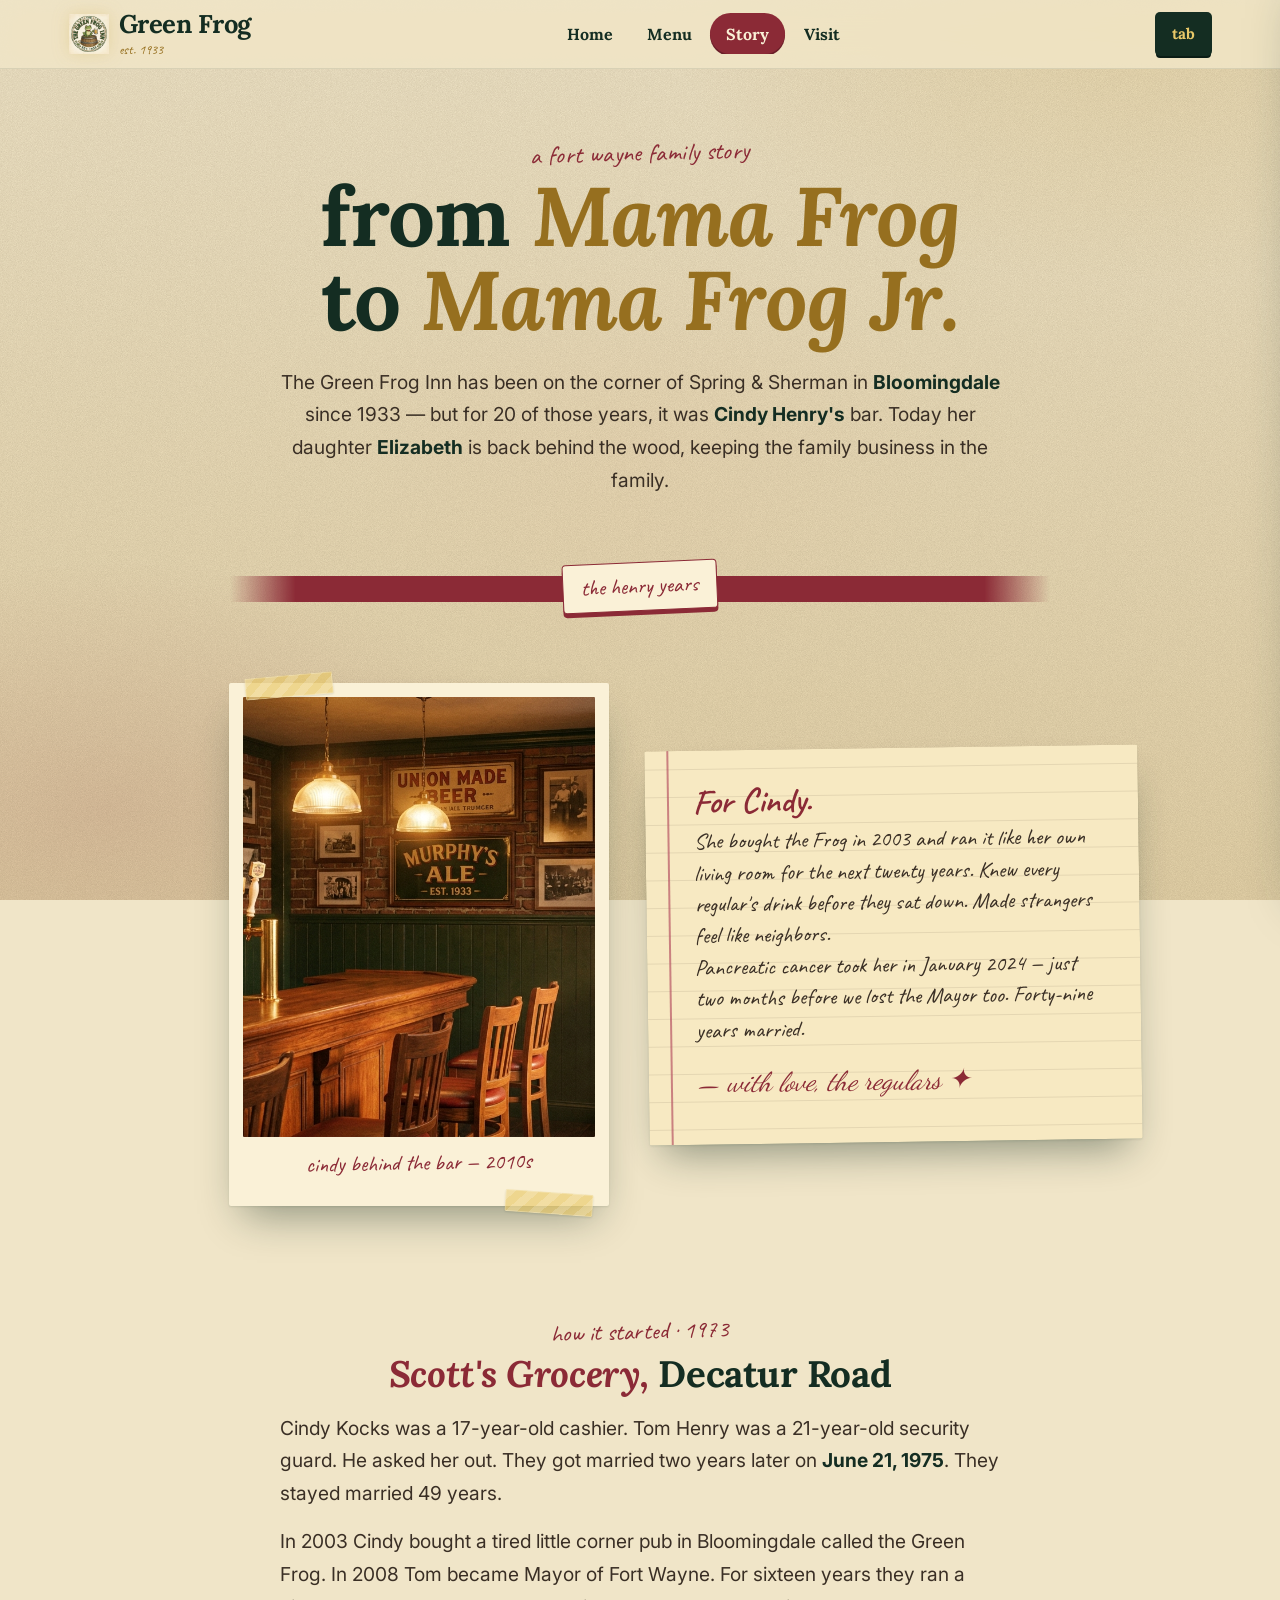
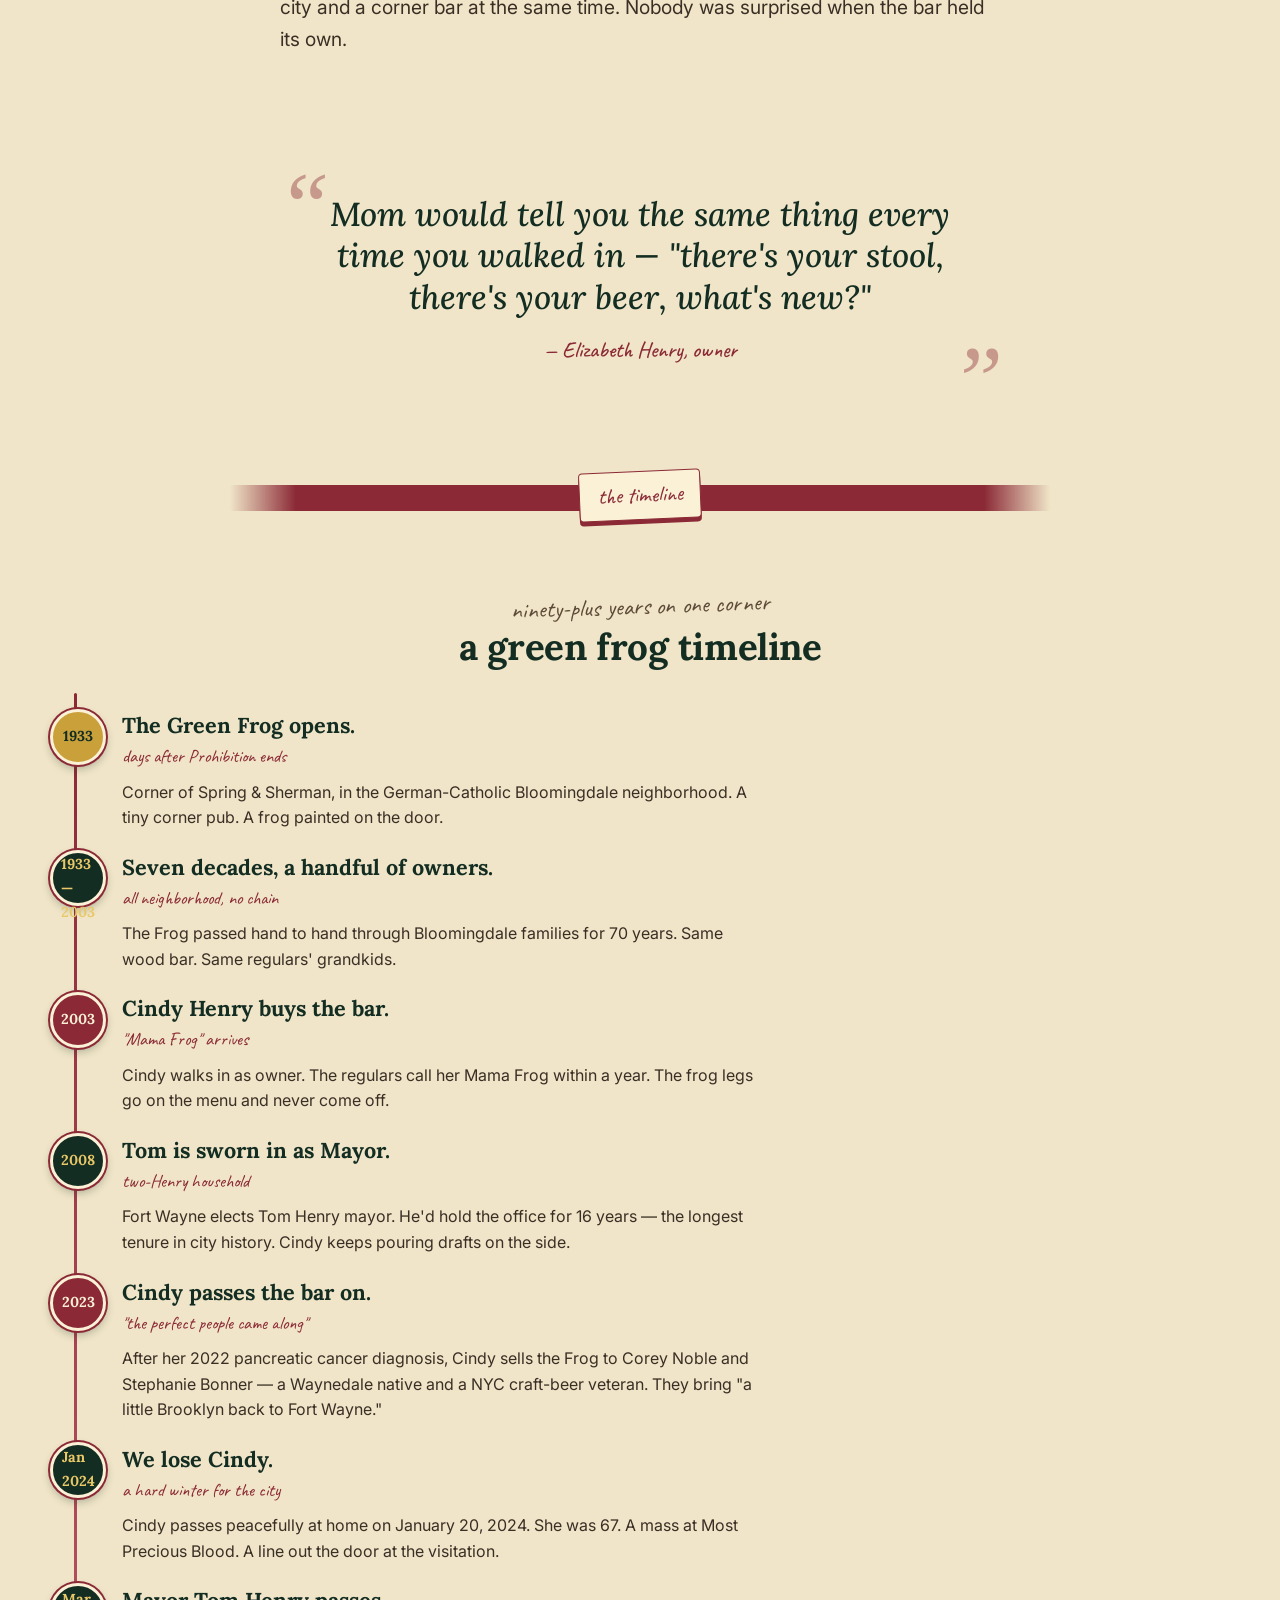
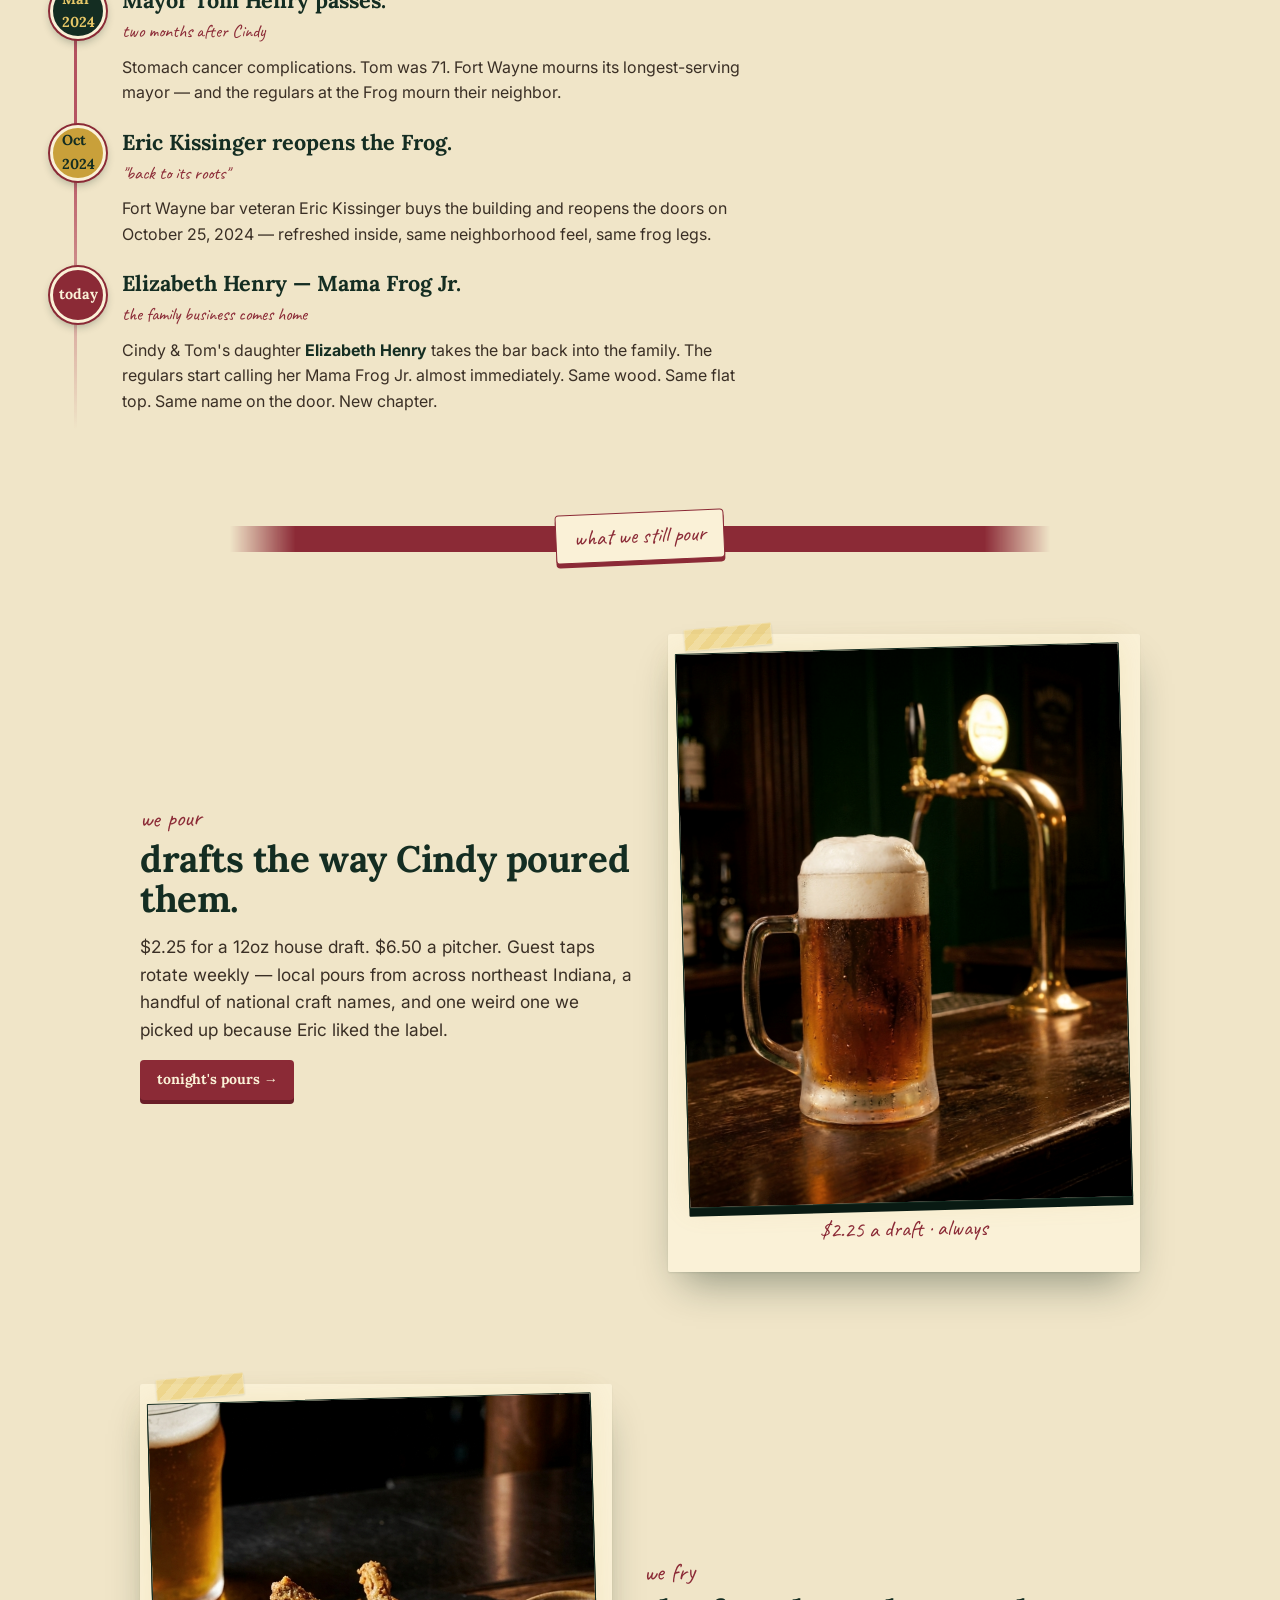
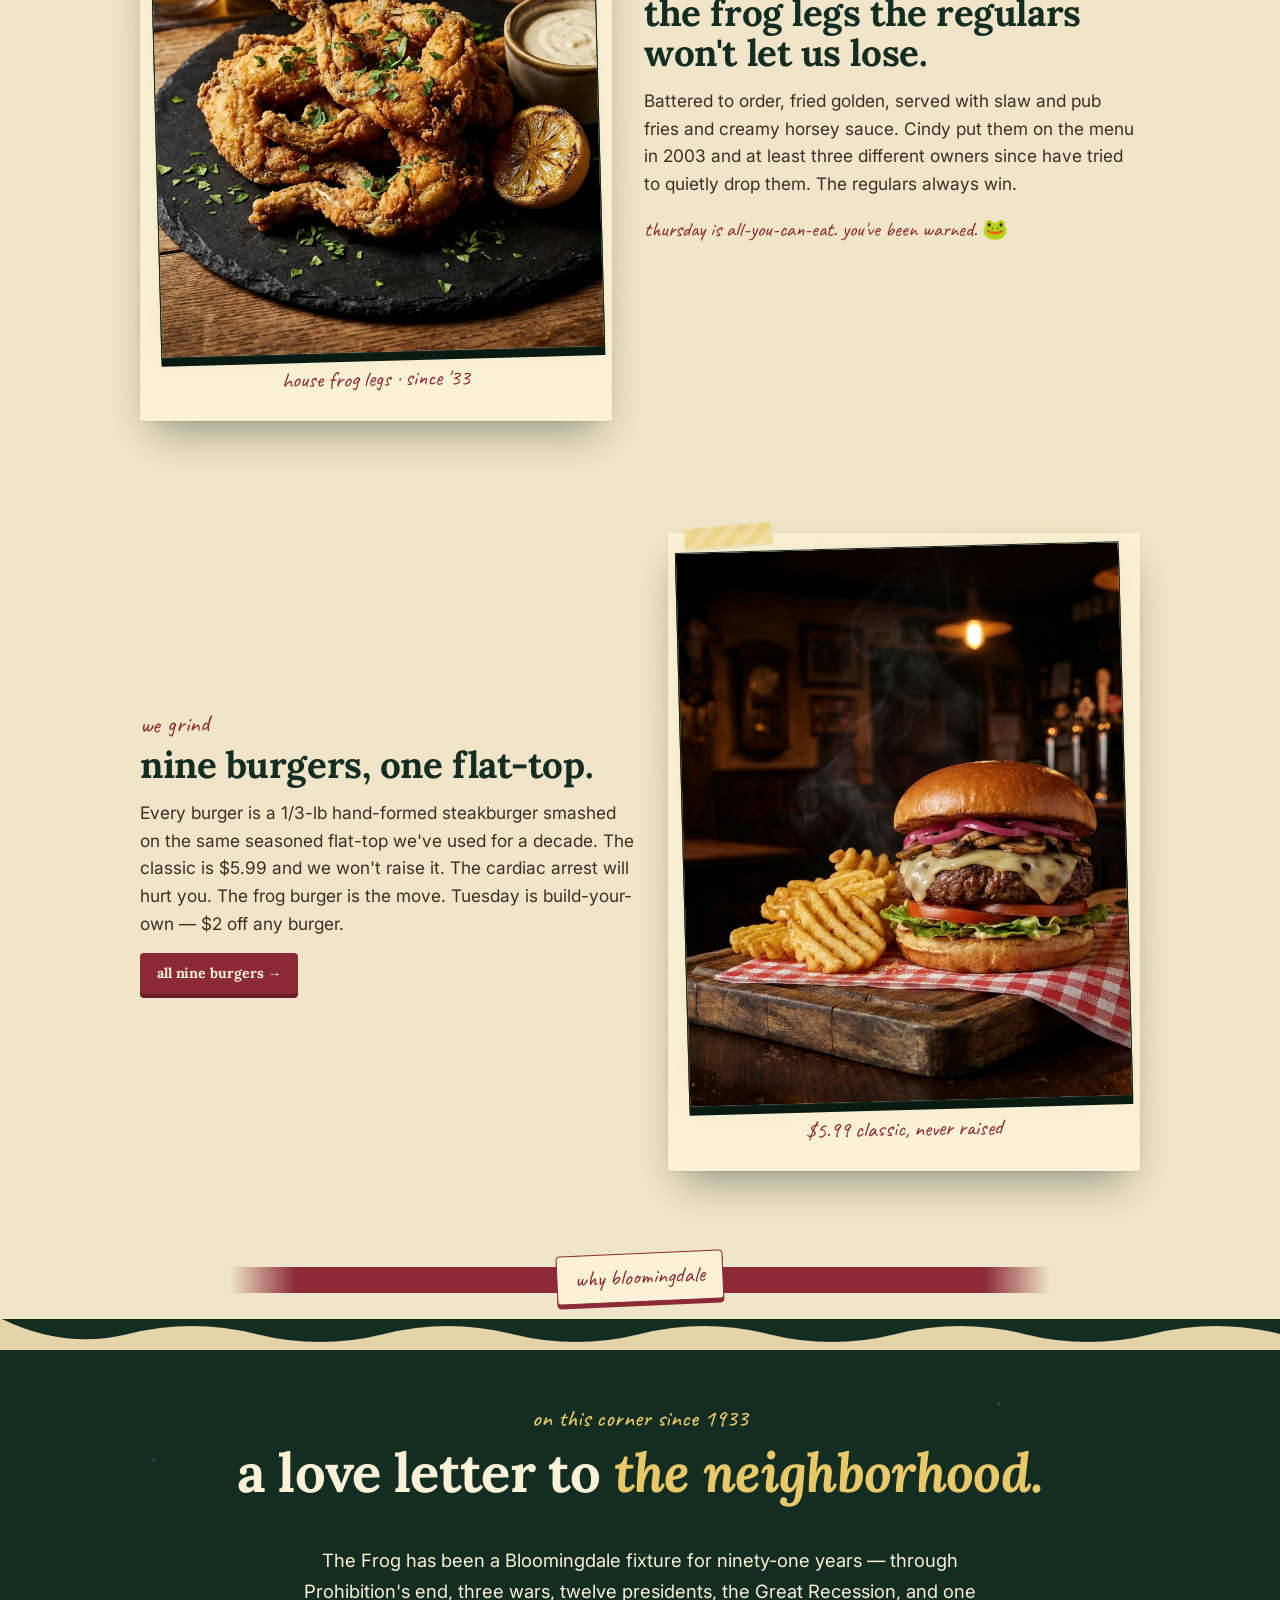
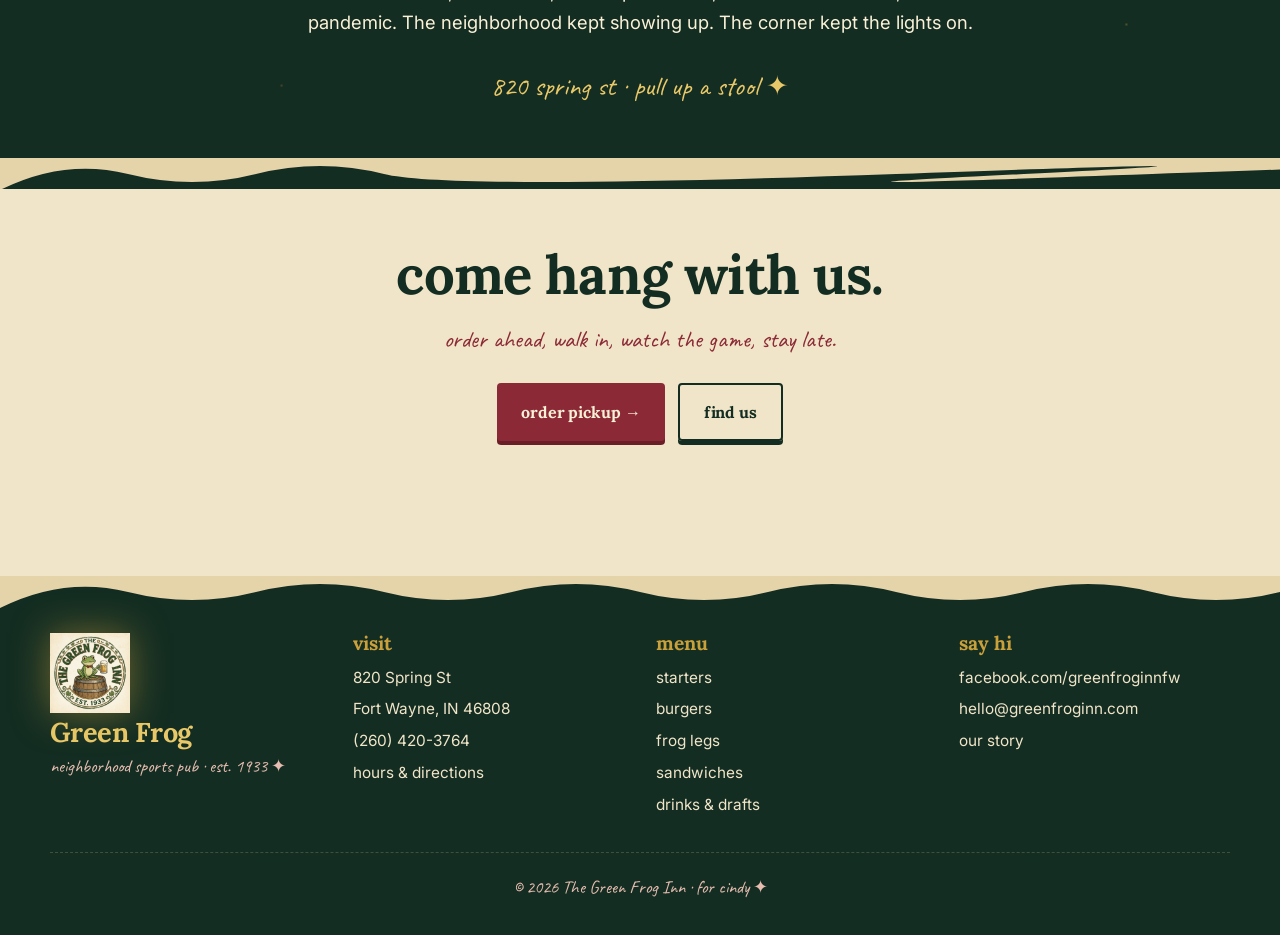
<file: story.html>
<!doctype html>
<html lang="en">
<head>
  <meta charset="utf-8">
  <meta name="viewport" content="width=device-width, initial-scale=1, viewport-fit=cover">
  <meta name="theme-color" content="#142D22">
  <title>Our Story — From Mama Frog to Mama Frog Jr. · The Green Frog Inn, Fort Wayne</title>
  <meta name="description" content="The Green Frog Inn has been a Bloomingdale fixture since 1933. Cindy Henry ran the bar for 20 years; her daughter Elizabeth — 'Mama Frog Jr.' — keeps the family legacy going at 820 Spring Street.">
  <link rel="icon" href="assets/img/frog-nav.png">
  <link rel="preconnect" href="https://fonts.googleapis.com">
  <link rel="preconnect" href="https://fonts.gstatic.com" crossorigin>
  <link href="https://fonts.googleapis.com/css2?family=Caveat:wght@400;500;600;700&family=Dancing+Script:wght@500;600;700&family=Inter:wght@400;500;600;700;800;900&family=Lora:ital,wght@0,400..700;1,400..700&display=swap" rel="stylesheet">
  <link rel="stylesheet" href="assets/css/base.css">
  <link rel="stylesheet" href="assets/css/components.css">
  <link rel="stylesheet" href="assets/css/pages.css">
  <link rel="stylesheet" href="assets/css/scrapbook.css">
</head>
<body>

<header class="nav" role="banner">
  <div class="wrap nav__row">
    <a class="nav__brand" href="index.html" aria-label="The Green Frog Inn home">
      <img src="assets/img/frog-mark.png" alt="">
      <span>
        <span class="nav__brand-text">Green Frog</span>
        <span class="nav__brand-tag">est. 1933</span>
      </span>
    </a>
    <nav class="nav__links" aria-label="Primary">
      <a class="nav__link" href="index.html">Home</a>
      <a class="nav__link" href="menu.html">Menu</a>
      <a class="nav__link" href="story.html">Story</a>
      <a class="nav__link" href="visit.html">Visit</a>
    </nav>
    <button class="nav__cart" data-cart-open aria-label="Open tab">
      <span>tab</span>
      <span class="nav__cart-count" data-cart-count style="display:none">0</span>
    </button>
  </div>
</header>

<section class="story-page__hero wrap-narrow" data-reveal>
  <span class="eyebrow">a fort wayne family story</span>
  <h1>from <em>Mama Frog</em><br>to <em>Mama Frog&nbsp;Jr.</em></h1>
  <p class="story-page__lead" style="margin-top:1.4rem">
    The Green Frog Inn has been on the corner of Spring &amp; Sherman in
    <strong>Bloomingdale</strong> since 1933 — but for 20 of those years, it
    was <strong>Cindy Henry's</strong> bar. Today her daughter <strong>Elizabeth</strong>
    is back behind the wood, keeping the family business in the family.
  </p>
</section>

<section class="wrap-narrow" data-reveal>
  <div class="ribbon"><span class="ribbon__label">the henry years</span></div>
</section>

<section class="wrap section-tight" id="mama-frog">
  <div style="display:grid;grid-template-columns:1fr 1.05fr;gap:2.4rem;align-items:center;max-width:1000px;margin:0 auto" class="story-split">
    <figure class="polaroid polaroid--tilt-l taped" data-reveal style="max-width:380px;justify-self:end">
      <img src="assets/img/interior.png" alt="Cindy Henry behind the bar at the Green Frog Inn — vintage wood, warm tungsten light, brass beer taps">
      <figcaption>cindy behind the bar — 2010s</figcaption>
    </figure>

    <div data-reveal data-reveal-delay="1">
      <div class="note-card">
        <h3>For Cindy.</h3>
        <p>
          She bought the Frog in 2003 and ran it like her own living room
          for the next twenty years. Knew every regular's drink before they
          sat down. Made strangers feel like neighbors.
        </p>
        <p>
          Pancreatic cancer took her in January 2024 — just two months
          before we lost the Mayor too. Forty-nine years married.
        </p>
        <div class="note-card__signoff">— with love, the regulars ✦</div>
      </div>
    </div>
  </div>
</section>

<section class="wrap-narrow section-tight" id="cindy-tom">
  <div data-reveal style="text-align:center">
    <span class="caption-hand caption-hand--rose">how it started · 1973</span>
    <h2 style="font-size:var(--fs-h3);margin:.4rem 0 1.1rem;color:var(--midnight)">
      <em>Scott's Grocery,</em> Decatur Road
    </h2>
  </div>
  <p data-reveal style="font-size:1.2rem;color:var(--ink-soft);line-height:1.7;max-width:60ch;margin:0 auto 1rem">
    Cindy Kocks was a 17-year-old cashier. Tom Henry was a 21-year-old
    security guard. He asked her out. They got married two years later on
    <strong>June 21, 1975</strong>. They stayed married 49 years.
  </p>
  <p data-reveal data-reveal-delay="1" style="font-size:1.2rem;color:var(--ink-soft);line-height:1.7;max-width:60ch;margin:0 auto">
    In 2003 Cindy bought a tired little corner pub in Bloomingdale called
    the Green Frog. In 2008 Tom became Mayor of Fort Wayne. For sixteen
    years they ran a city and a corner bar at the same time. Nobody was
    surprised when the bar held its own.
  </p>
</section>

<section class="wrap section-tight">
  <div class="fam-quote" data-reveal>
    Mom would tell you the same thing every time you walked in — "there's
    your stool, there's your beer, what's new?"
    <span class="fam-quote__attr">— Elizabeth Henry, owner</span>
  </div>
</section>

<section class="wrap-narrow" data-reveal>
  <div class="ribbon"><span class="ribbon__label">the timeline</span></div>
</section>

<section class="wrap section-tight" id="timeline">
  <div data-reveal style="text-align:center;margin-bottom:1.6rem">
    <span class="caption-hand">ninety-plus years on one corner</span>
    <h2 style="font-size:var(--fs-h3);margin-top:.3rem;color:var(--midnight)">
      a green frog timeline
    </h2>
  </div>

  <div class="timeline" data-reveal>
    <div class="timeline__entry">
      <div class="timeline__year timeline__year--gold">1933</div>
      <div class="timeline__body">
        <div class="timeline__title">The Green Frog opens.</div>
        <div class="timeline__caption">days after Prohibition ends</div>
        <p class="timeline__text">
          Corner of Spring &amp; Sherman, in the German-Catholic Bloomingdale
          neighborhood. A tiny corner pub. A frog painted on the door.
        </p>
      </div>
    </div>

    <div class="timeline__entry">
      <div class="timeline__year">1933<br>—<br>2003</div>
      <div class="timeline__body">
        <div class="timeline__title">Seven decades, a handful of owners.</div>
        <div class="timeline__caption">all neighborhood, no chain</div>
        <p class="timeline__text">
          The Frog passed hand to hand through Bloomingdale families for 70 years.
          Same wood bar. Same regulars' grandkids.
        </p>
      </div>
    </div>

    <div class="timeline__entry">
      <div class="timeline__year timeline__year--rose">2003</div>
      <div class="timeline__body">
        <div class="timeline__title">Cindy Henry buys the bar.</div>
        <div class="timeline__caption">"Mama Frog" arrives</div>
        <p class="timeline__text">
          Cindy walks in as owner. The regulars call her Mama Frog within a year.
          The frog legs go on the menu and never come off.
        </p>
      </div>
    </div>

    <div class="timeline__entry">
      <div class="timeline__year">2008</div>
      <div class="timeline__body">
        <div class="timeline__title">Tom is sworn in as Mayor.</div>
        <div class="timeline__caption">two-Henry household</div>
        <p class="timeline__text">
          Fort Wayne elects Tom Henry mayor. He'd hold the office for 16 years —
          the longest tenure in city history. Cindy keeps pouring drafts on the side.
        </p>
      </div>
    </div>

    <div class="timeline__entry">
      <div class="timeline__year timeline__year--rose">2023</div>
      <div class="timeline__body">
        <div class="timeline__title">Cindy passes the bar on.</div>
        <div class="timeline__caption">"the perfect people came along"</div>
        <p class="timeline__text">
          After her 2022 pancreatic cancer diagnosis, Cindy sells the Frog to
          Corey Noble and Stephanie Bonner — a Waynedale native and a NYC
          craft-beer veteran. They bring "a little Brooklyn back to Fort Wayne."
        </p>
      </div>
    </div>

    <div class="timeline__entry">
      <div class="timeline__year">Jan<br>2024</div>
      <div class="timeline__body">
        <div class="timeline__title">We lose Cindy.</div>
        <div class="timeline__caption">a hard winter for the city</div>
        <p class="timeline__text">
          Cindy passes peacefully at home on January 20, 2024. She was 67.
          A mass at Most Precious Blood. A line out the door at the visitation.
        </p>
      </div>
    </div>

    <div class="timeline__entry">
      <div class="timeline__year">Mar<br>2024</div>
      <div class="timeline__body">
        <div class="timeline__title">Mayor Tom Henry passes.</div>
        <div class="timeline__caption">two months after Cindy</div>
        <p class="timeline__text">
          Stomach cancer complications. Tom was 71. Fort Wayne mourns its
          longest-serving mayor — and the regulars at the Frog mourn their
          neighbor.
        </p>
      </div>
    </div>

    <div class="timeline__entry">
      <div class="timeline__year timeline__year--gold">Oct<br>2024</div>
      <div class="timeline__body">
        <div class="timeline__title">Eric Kissinger reopens the Frog.</div>
        <div class="timeline__caption">"back to its roots"</div>
        <p class="timeline__text">
          Fort Wayne bar veteran Eric Kissinger buys the building and reopens
          the doors on October 25, 2024 — refreshed inside, same neighborhood
          feel, same frog legs.
        </p>
      </div>
    </div>

    <div class="timeline__entry">
      <div class="timeline__year timeline__year--rose">today</div>
      <div class="timeline__body">
        <div class="timeline__title">Elizabeth Henry — Mama Frog Jr.</div>
        <div class="timeline__caption">the family business comes home</div>
        <p class="timeline__text">
          Cindy &amp; Tom's daughter <strong>Elizabeth Henry</strong> takes the
          bar back into the family. The regulars start calling her Mama Frog Jr.
          almost immediately. Same wood. Same flat top. Same name on the door.
          New chapter.
        </p>
      </div>
    </div>
  </div>
</section>

<section class="wrap-narrow" data-reveal>
  <div class="ribbon"><span class="ribbon__label">what we still pour</span></div>
</section>

<section class="wrap section-tight">
  <div class="story-page__split" style="display:grid;grid-template-columns:1.05fr 1fr;gap:2rem;align-items:center;max-width:1000px;margin:0 auto">
    <div data-reveal>
      <span class="caption-hand caption-hand--rose">we pour</span>
      <h3 style="font-size:var(--fs-h3);color:var(--midnight);margin:.3rem 0 .9rem">
        drafts the way Cindy poured them.
      </h3>
      <p style="font-size:1.08rem;color:var(--ink-soft);margin-bottom:1rem;line-height:1.6">
        $2.25 for a 12oz house draft. $6.50 a pitcher. Guest taps rotate weekly —
        local pours from across northeast Indiana, a handful of national craft
        names, and one weird one we picked up because Eric liked the label.
      </p>
      <a class="btn btn--ember btn--small" href="menu.html#drinks">tonight's pours →</a>
    </div>
    <figure class="polaroid polaroid--tilt-r taped taped--single" data-reveal data-reveal-delay="1">
      <img src="assets/img/beer.png" alt="A frosty cold pint of amber draft beer in a clear glass tankard with thick white foam">
      <figcaption>$2.25 a draft · always</figcaption>
    </figure>
  </div>
</section>

<section class="wrap section-tight">
  <div class="story-page__split" style="display:grid;grid-template-columns:1fr 1.05fr;gap:2rem;align-items:center;max-width:1000px;margin:0 auto">
    <figure class="polaroid polaroid--tilt-l taped taped--single" data-reveal>
      <img src="assets/img/frog-legs.png" alt="A platter of crispy golden fried frog legs on a black slate plate with parsley and lemon">
      <figcaption>house frog legs · since '33</figcaption>
    </figure>
    <div data-reveal data-reveal-delay="1">
      <span class="caption-hand caption-hand--rose">we fry</span>
      <h3 style="font-size:var(--fs-h3);color:var(--midnight);margin:.3rem 0 .9rem">
        the frog legs the regulars won't let us lose.
      </h3>
      <p style="font-size:1.08rem;color:var(--ink-soft);margin-bottom:.9rem;line-height:1.6">
        Battered to order, fried golden, served with slaw and pub fries and
        creamy horsey sauce. Cindy put them on the menu in 2003 and at least
        three different owners since have tried to quietly drop them. The
        regulars always win.
      </p>
      <p style="font-family:var(--font-hand);font-size:1.3rem;color:var(--oxblood)">
        thursday is all-you-can-eat. you've been warned. 🐸
      </p>
    </div>
  </div>
</section>

<section class="wrap section-tight">
  <div class="story-page__split" style="display:grid;grid-template-columns:1.05fr 1fr;gap:2rem;align-items:center;max-width:1000px;margin:0 auto">
    <div data-reveal>
      <span class="caption-hand caption-hand--rose">we grind</span>
      <h3 style="font-size:var(--fs-h3);color:var(--midnight);margin:.3rem 0 .9rem">
        nine burgers, one flat-top.
      </h3>
      <p style="font-size:1.08rem;color:var(--ink-soft);margin-bottom:1rem;line-height:1.6">
        Every burger is a 1/3-lb hand-formed steakburger smashed on the same
        seasoned flat-top we've used for a decade. The classic is $5.99 and
        we won't raise it. The cardiac arrest will hurt you. The frog burger
        is the move. Tuesday is build-your-own — $2 off any burger.
      </p>
      <a class="btn btn--ember btn--small" href="menu.html#burgers">all nine burgers →</a>
    </div>
    <figure class="polaroid polaroid--tilt-r taped taped--single" data-reveal data-reveal-delay="1">
      <img src="assets/img/burger.png" alt="A juicy thick handcrafted gourmet pub burger with mushrooms and swiss on a brioche bun">
      <figcaption>$5.99 classic, never raised</figcaption>
    </figure>
  </div>
</section>

<section class="wrap-narrow"><div class="ribbon"><span class="ribbon__label">why bloomingdale</span></div></section>

<section class="highlights">
  <div class="highlights__stars" aria-hidden="true"></div>
  <div class="wrap">
    <div class="highlights__head">
      <span class="hand" style="color:var(--ember-glow)">on this corner since 1933</span>
      <h2 style="color:var(--paper)">a love letter to <em style="color:var(--ember-glow)">the neighborhood.</em></h2>
    </div>
    <div style="max-width:680px;margin:0 auto;text-align:center;color:var(--paper);font-size:1.15rem;line-height:1.7">
      <p style="color:var(--paper);margin:0 auto;max-width:60ch">
        The Frog has been a Bloomingdale fixture for ninety-one years —
        through Prohibition's end, three wars, twelve presidents, the
        Great Recession, and one pandemic. The neighborhood kept showing up.
        The corner kept the lights on.
      </p>
      <p style="color:var(--ember-glow);margin-top:1.5rem;font-family:var(--font-hand);font-size:1.7rem">
        820 spring st · pull up a stool ✦
      </p>
    </div>
  </div>
</section>

<section class="wrap section-tight" style="text-align:center">
  <h2 style="font-size:var(--fs-h2);color:var(--midnight);margin-bottom:1rem">come hang with us.</h2>
  <p style="font-family:var(--font-hand);color:var(--oxblood);font-size:1.5rem;margin:0 auto 1.5rem">
    order ahead, walk in, watch the game, stay late.
  </p>
  <div style="display:flex;gap:.8rem;justify-content:center;flex-wrap:wrap">
    <a class="btn btn--ember" href="menu.html">order pickup →</a>
    <a class="btn btn--ghost" href="visit.html">find us</a>
  </div>
</section>

<footer class="footer">
  <div class="footer__grid">
    <div class="footer__brand">
      <img src="assets/img/frog-mark.png" alt="">
      <div class="footer__brand-text">Green Frog</div>
      <span class="footer__brand-tag">neighborhood sports pub · est. 1933 ✦</span>
    </div>
    <div>
      <h4 class="footer__title">visit</h4>
      <div class="footer__list">
        <a>820 Spring St</a>
        <a>Fort Wayne, IN 46808</a>
        <a href="tel:+12604203764">(260) 420-3764</a>
        <a href="visit.html">hours &amp; directions</a>
      </div>
    </div>
    <div>
      <h4 class="footer__title">menu</h4>
      <div class="footer__list">
        <a href="menu.html#starters">starters</a>
        <a href="menu.html#burgers">burgers</a>
        <a href="menu.html#frog-legs">frog legs</a>
        <a href="menu.html#sandwiches">sandwiches</a>
        <a href="menu.html#drinks">drinks &amp; drafts</a>
      </div>
    </div>
    <div>
      <h4 class="footer__title">say hi</h4>
      <div class="footer__list">
        <a href="https://www.facebook.com/greenfroginnfw" target="_blank" rel="noopener">facebook.com/greenfroginnfw</a>
        <a href="mailto:hello@greenfroginn.com">hello@greenfroginn.com</a>
        <a href="story.html">our story</a>
      </div>
    </div>
  </div>
  <div class="footer__bottom">© 2026 The Green Frog Inn · for cindy ✦</div>
</footer>

<aside class="cart-drawer" data-cart-drawer aria-hidden="true">
  <div class="cart-drawer__scrim"></div>
  <div class="cart-drawer__panel">
    <div class="cart-drawer__header">
      <h2 class="cart-drawer__title">your tab ✦</h2>
      <button class="cart-drawer__close" data-cart-close aria-label="Close tab">×</button>
    </div>
    <div class="cart-list" data-cart-list></div>
    <div class="cart-empty" data-cart-empty>
      <img src="assets/img/frog-mark.png" alt="">
      <p>nothing on the tab yet — pick something good</p>
      <a class="btn btn--ember btn--small" href="menu.html" style="margin-top:1rem">browse menu</a>
    </div>
    <div class="cart-foot">
      <div class="cart-total">
        <span>total <small>(pickup)</small></span>
        <span data-cart-total>$0.00</span>
      </div>
      <button class="btn btn--ember cart-checkout" data-cart-checkout>place pickup order →</button>
      <p style="text-align:center;margin-top:.7rem;font-family:var(--font-hand);color:var(--oxblood);font-size:1.05rem">order online, pick up at 820 spring st</p>
    </div>
  </div>
</aside>

<div class="modal" data-modal hidden role="dialog" aria-modal="true" aria-labelledby="modal-title-s">
  <div class="modal__scrim" data-modal-close></div>
  <div class="modal__panel">
    <header class="modal__header">
      <h2 id="modal-title-s" data-modal-title>customize</h2>
      <button class="modal__close" type="button" data-modal-close aria-label="Close">×</button>
    </header>
    <p class="modal__desc" data-modal-desc></p>
    <div data-modal-groups></div>
    <footer class="modal__footer">
      <div class="modal__total"><span>total</span> <span data-modal-total>$0.00</span></div>
      <div class="modal__buttons">
        <button class="modal__remove" type="button" data-modal-remove style="display:none">remove from tab</button>
        <button class="btn btn--ember modal__add" type="button" data-modal-confirm>add to tab</button>
      </div>
    </footer>
  </div>
</div>

<div class="toast" data-toast role="status" aria-live="polite"></div>

<script src="assets/js/customize.js"></script>
<script src="assets/js/cart.js"></script>
<script src="assets/js/main.js"></script>
</body>
</html>
</file>
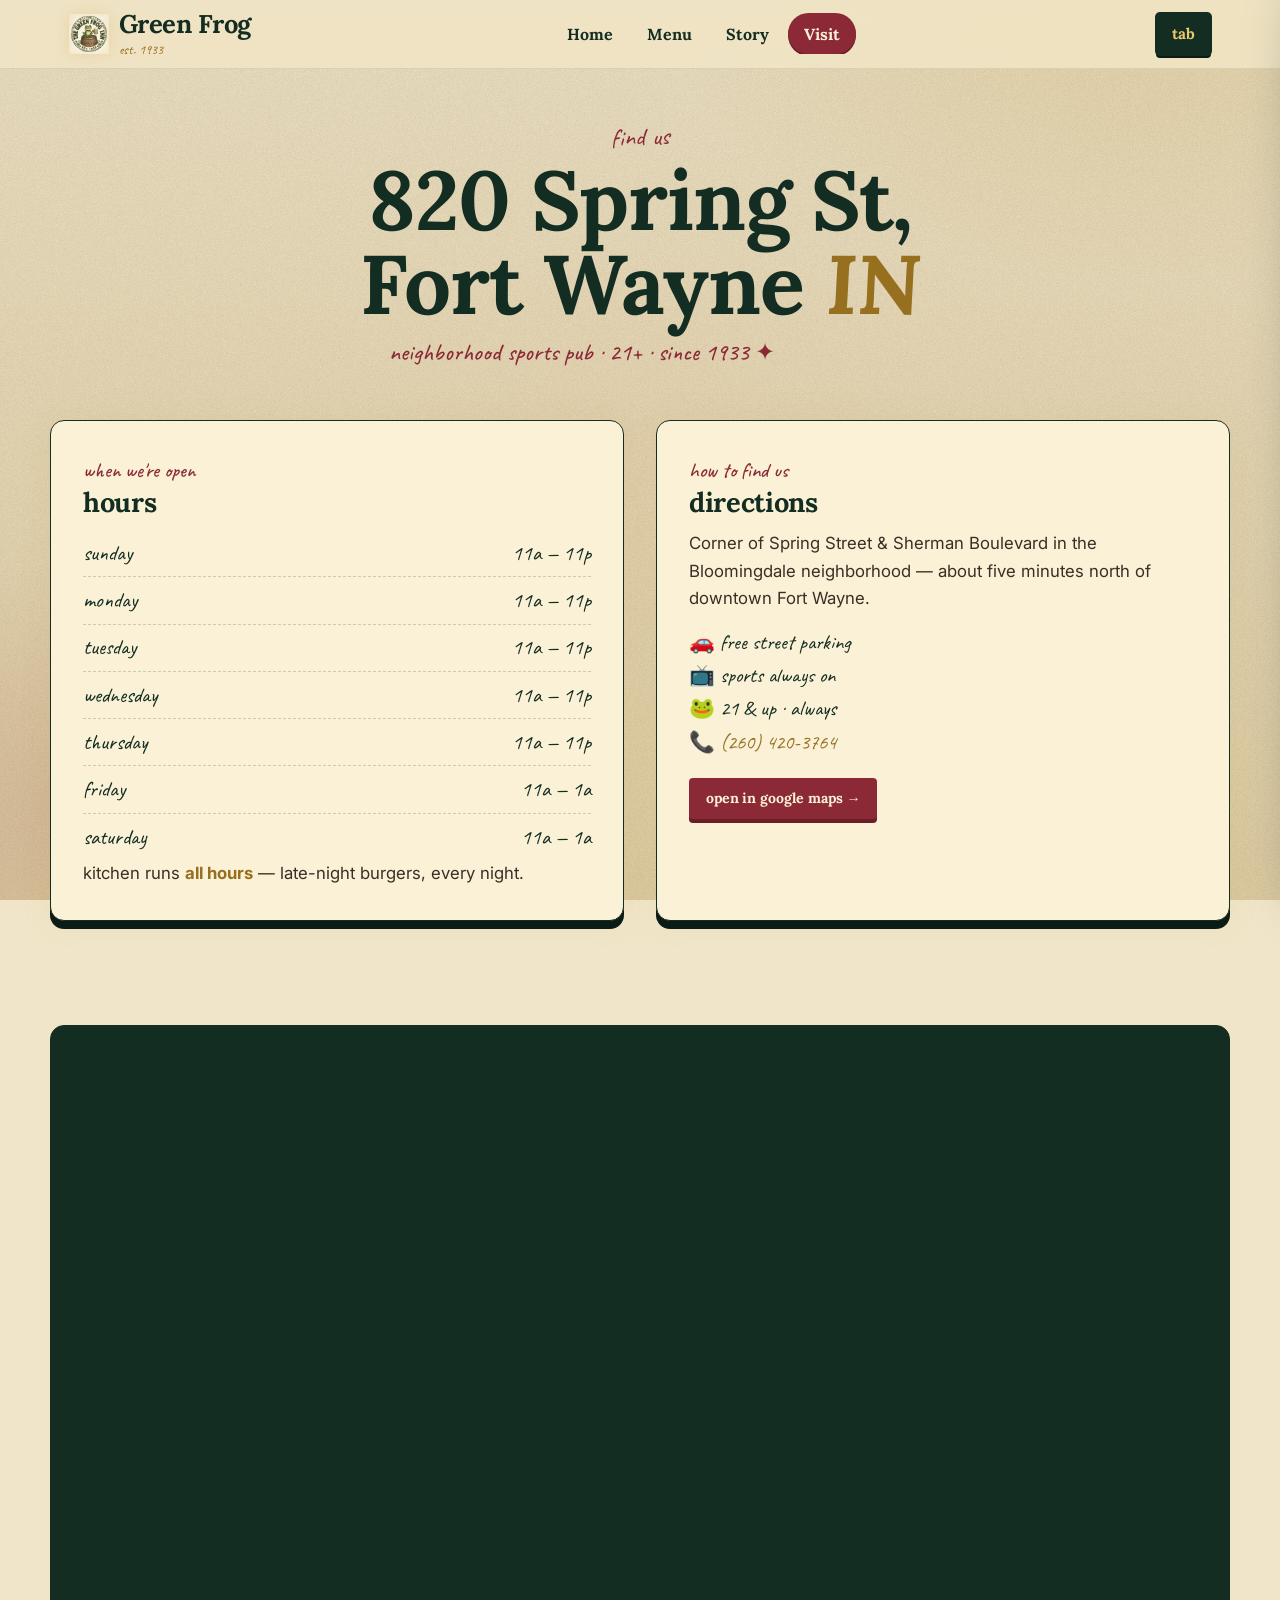
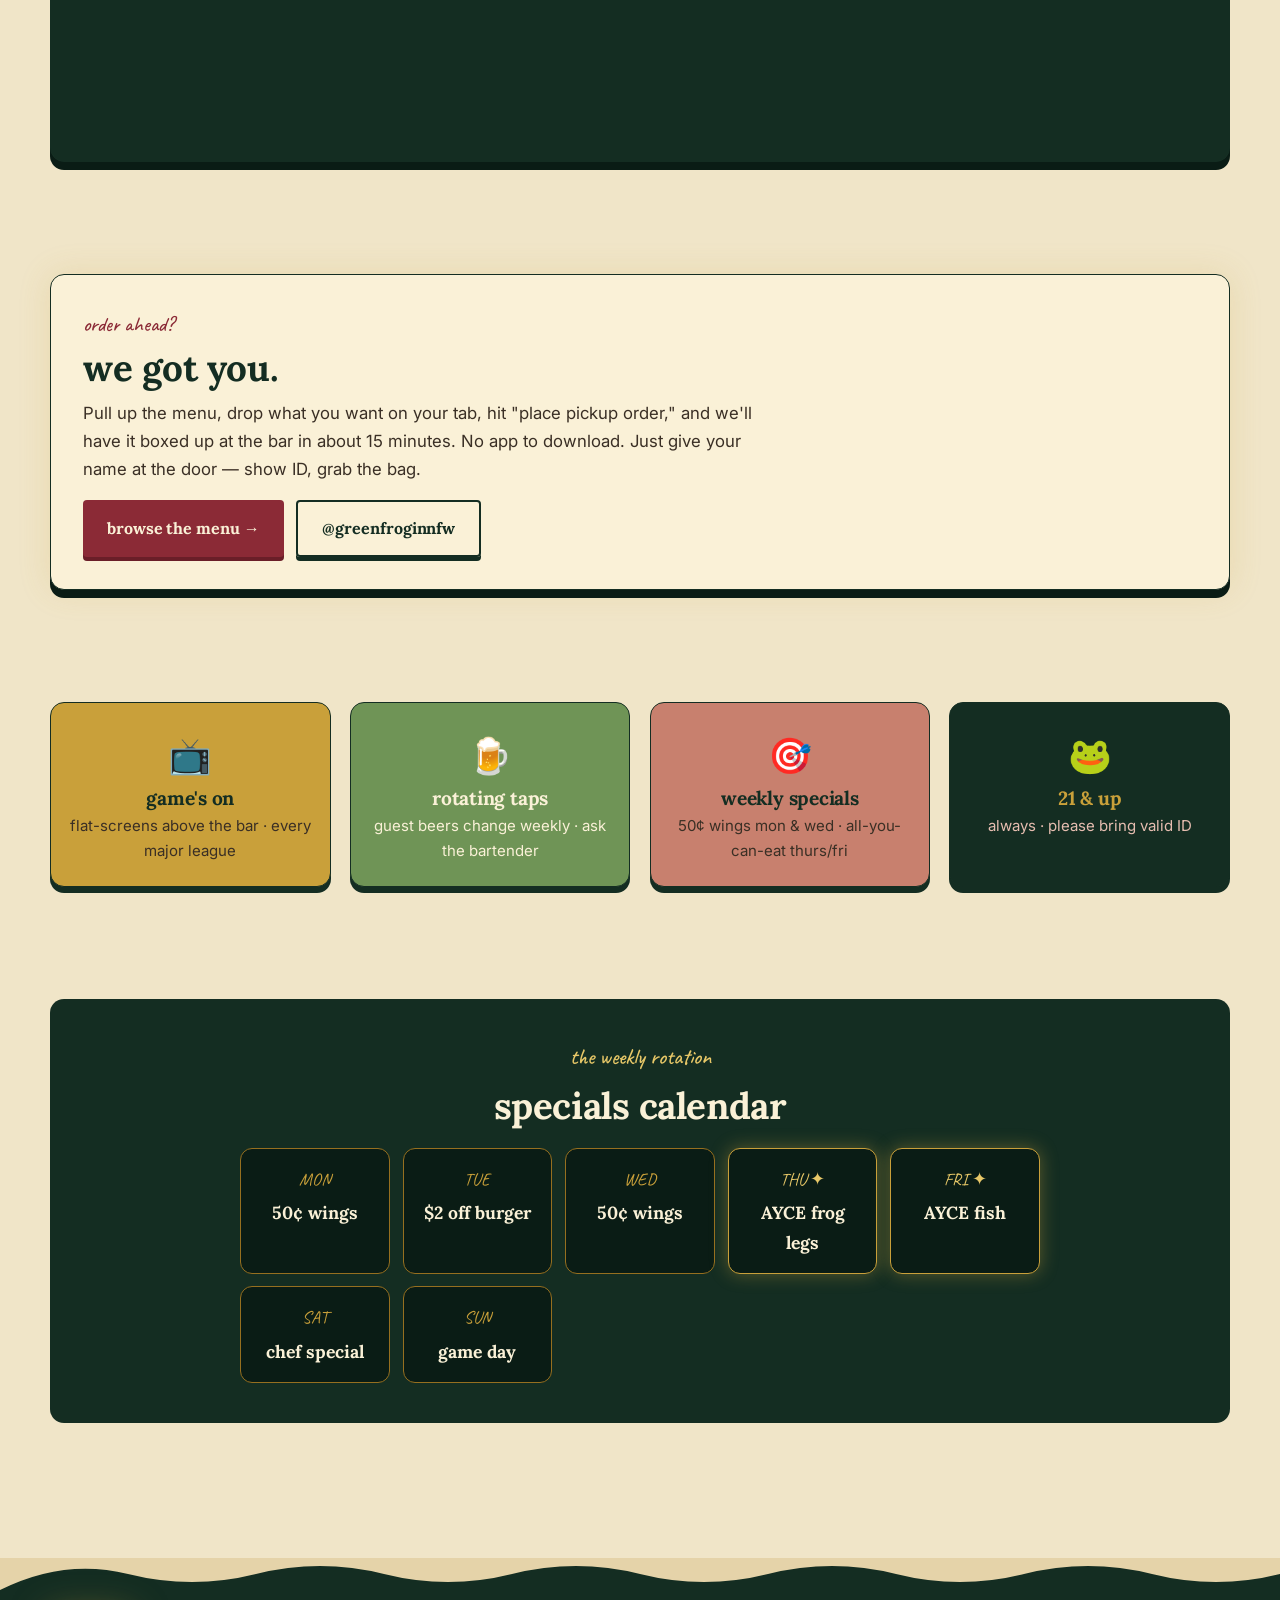
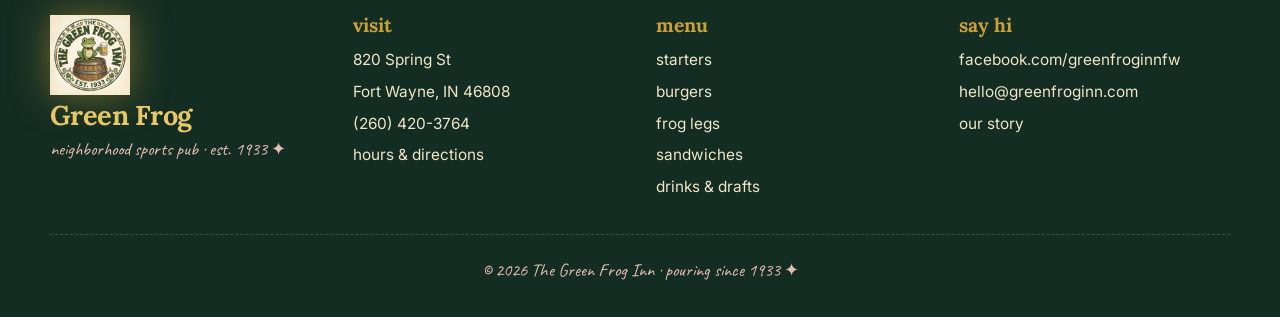
<file: visit.html>
<!doctype html>
<html lang="en">
<head>
  <meta charset="utf-8">
  <meta name="viewport" content="width=device-width, initial-scale=1, viewport-fit=cover">
  <meta name="theme-color" content="#1B3329">
  <title>Visit — The Green Frog Inn · 820 Spring St, Fort Wayne</title>
  <meta name="description" content="Find The Green Frog Inn at 820 Spring St, Fort Wayne. Hours, parking, directions, sports viewing, and how to order ahead for pickup at our 1933 corner pub.">
  <link rel="icon" href="assets/img/frog-nav.png">
  <link rel="preconnect" href="https://fonts.googleapis.com">
  <link rel="preconnect" href="https://fonts.gstatic.com" crossorigin>
  <link href="https://fonts.googleapis.com/css2?family=Caveat:wght@400;500;600;700&family=Dancing+Script:wght@500;600;700&family=Inter:wght@400;500;600;700;800;900&family=Lora:ital,wght@0,400..700;1,400..700&display=swap" rel="stylesheet">
  <link rel="stylesheet" href="assets/css/base.css">
  <link rel="stylesheet" href="assets/css/components.css">
  <link rel="stylesheet" href="assets/css/pages.css">
  <link rel="stylesheet" href="assets/css/scrapbook.css">
</head>
<body>

<header class="nav" role="banner">
  <div class="wrap nav__row">
    <a class="nav__brand" href="index.html" aria-label="The Green Frog Inn home">
      <img src="assets/img/frog-mark.png" alt="">
      <span>
        <span class="nav__brand-text">Green Frog</span>
        <span class="nav__brand-tag">est. 1933</span>
      </span>
    </a>
    <nav class="nav__links" aria-label="Primary">
      <a class="nav__link" href="index.html">Home</a>
      <a class="nav__link" href="menu.html">Menu</a>
      <a class="nav__link" href="story.html">Story</a>
      <a class="nav__link" href="visit.html">Visit</a>
    </nav>
    <button class="nav__cart" data-cart-open aria-label="Open tab">
      <span>tab</span>
      <span class="nav__cart-count" data-cart-count style="display:none">0</span>
    </button>
  </div>
</header>

<section class="visit-hero wrap-narrow" data-reveal>
  <span class="eyebrow">find us</span>
  <h1>820 Spring St,<br>Fort Wayne <em>IN</em></h1>
  <p class="hand">neighborhood sports pub · 21+ · since 1933 ✦</p>
</section>

<section class="wrap">
  <div class="visit-grid">
    <div class="visit-card" data-reveal>
      <span class="hand" style="font-size:1.3rem">when we're open</span>
      <h3>hours</h3>
      <ul class="hours-list">
        <li><span>sunday</span><span>11a — 11p</span></li>
        <li><span>monday</span><span>11a — 11p</span></li>
        <li><span>tuesday</span><span>11a — 11p</span></li>
        <li><span>wednesday</span><span>11a — 11p</span></li>
        <li><span>thursday</span><span>11a — 11p</span></li>
        <li><span>friday</span><span>11a — 1a</span></li>
        <li><span>saturday</span><span>11a — 1a</span></li>
      </ul>
      <p class="closed-note">
        kitchen runs <strong style="color:var(--ember-deep)">all hours</strong> — late-night burgers, every night.
      </p>
    </div>

    <div class="visit-card" data-reveal data-reveal-delay="1">
      <span class="hand" style="font-size:1.3rem">how to find us</span>
      <h3>directions</h3>
      <p style="color:var(--ink-soft);margin-bottom:.8rem">
        Corner of Spring Street &amp; Sherman Boulevard in the Bloomingdale
        neighborhood — about five minutes north of downtown Fort Wayne.
      </p>
      <p style="font-family:var(--font-hand);font-size:1.3rem;color:var(--midnight);line-height:1.6">
        🚗 free street parking<br>
        📺 sports always on<br>
        🐸 21 &amp; up · always<br>
        📞 <a href="tel:+12604203764" style="color:var(--ember-deep)">(260) 420-3764</a>
      </p>
      <a class="btn btn--ember btn--small"
         style="margin-top:1.2rem"
         href="https://www.google.com/maps/dir/?api=1&destination=820+Spring+St+Fort+Wayne+IN+46808"
         target="_blank" rel="noopener">open in google maps →</a>
    </div>
  </div>
</section>

<section class="wrap section-tight">
  <div class="visit-map" data-reveal>
    <iframe
      title="Map to 820 Spring St, Fort Wayne, IN"
      loading="lazy"
      referrerpolicy="no-referrer-when-downgrade"
      src="https://www.google.com/maps?q=820+Spring+St+Fort+Wayne+IN+46808&output=embed"></iframe>
  </div>
</section>

<section class="wrap section-tight">
  <div data-reveal style="background:var(--paper);border:1.5px solid var(--midnight);border-radius:var(--r-card);padding:2rem;box-shadow:0 8px 0 var(--midnight-deep), 0 0 32px rgba(201,160,58,.18)">
    <span class="hand" style="font-size:1.3rem">order ahead?</span>
    <h2 style="font-size:var(--fs-h3);color:var(--midnight);margin:.4rem 0 .8rem">we got you.</h2>
    <p style="color:var(--ink-soft);margin-bottom:1rem">
      Pull up the menu, drop what you want on your tab, hit "place pickup order,"
      and we'll have it boxed up at the bar in about 15 minutes. No app to
      download. Just give your name at the door — show ID, grab the bag.
    </p>
    <div style="display:flex;gap:.8rem;flex-wrap:wrap">
      <a class="btn btn--ember" href="menu.html">browse the menu →</a>
      <a class="btn btn--ghost" href="https://www.facebook.com/greenfroginnfw" target="_blank" rel="noopener">@greenfroginnfw</a>
    </div>
  </div>
</section>

<section class="wrap section-tight">
  <div class="amenities">
    <div class="amenity-tile amenity-tile--ember" data-reveal>
      <div class="amenity-tile__icon">📺</div>
      <h4>game's on</h4>
      <p>flat-screens above the bar · every major league</p>
    </div>
    <div class="amenity-tile amenity-tile--moss" data-reveal data-reveal-delay="1">
      <div class="amenity-tile__icon">🍺</div>
      <h4>rotating taps</h4>
      <p>guest beers change weekly · ask the bartender</p>
    </div>
    <div class="amenity-tile amenity-tile--peach" data-reveal data-reveal-delay="2">
      <div class="amenity-tile__icon">🎯</div>
      <h4>weekly specials</h4>
      <p>50¢ wings mon &amp; wed · all-you-can-eat thurs/fri</p>
    </div>
    <div class="amenity-tile amenity-tile--mid" data-reveal data-reveal-delay="3">
      <div class="amenity-tile__icon">🐸</div>
      <h4>21 &amp; up</h4>
      <p>always · please bring valid ID</p>
    </div>
  </div>
</section>

<section class="wrap section-tight">
  <div class="card" style="text-align:center;background:var(--midnight);color:var(--paper);border-radius:var(--r-card);padding:2.5rem 1.5rem">
    <span class="hand" style="font-size:1.4rem;color:var(--ember-glow)">the weekly rotation</span>
    <h2 style="color:var(--paper);font-size:var(--fs-h3);margin:.6rem 0 1.4rem">specials calendar</h2>
    <div style="display:grid;grid-template-columns:repeat(auto-fit,minmax(140px,1fr));gap:.8rem;max-width:800px;margin:0 auto">
      <div style="padding:1rem;background:var(--midnight-deep);border:1.5px solid var(--ember-deep);border-radius:12px">
        <div style="font-family:var(--font-hand);color:var(--ember);font-size:1.1rem">MON</div>
        <div style="font-family:var(--font-display);font-weight:800;color:var(--paper);font-size:1.1rem;margin-top:.3rem">50¢ wings</div>
      </div>
      <div style="padding:1rem;background:var(--midnight-deep);border:1.5px solid var(--ember-deep);border-radius:12px">
        <div style="font-family:var(--font-hand);color:var(--ember);font-size:1.1rem">TUE</div>
        <div style="font-family:var(--font-display);font-weight:800;color:var(--paper);font-size:1.1rem;margin-top:.3rem">$2 off burger</div>
      </div>
      <div style="padding:1rem;background:var(--midnight-deep);border:1.5px solid var(--ember-deep);border-radius:12px">
        <div style="font-family:var(--font-hand);color:var(--ember);font-size:1.1rem">WED</div>
        <div style="font-family:var(--font-display);font-weight:800;color:var(--paper);font-size:1.1rem;margin-top:.3rem">50¢ wings</div>
      </div>
      <div style="padding:1rem;background:var(--midnight-deep);border:1.5px solid var(--ember);border-radius:12px;box-shadow:0 0 18px rgba(201,160,58,.4)">
        <div style="font-family:var(--font-hand);color:var(--ember-glow);font-size:1.1rem">THU ✦</div>
        <div style="font-family:var(--font-display);font-weight:800;color:var(--paper);font-size:1.1rem;margin-top:.3rem">AYCE frog legs</div>
      </div>
      <div style="padding:1rem;background:var(--midnight-deep);border:1.5px solid var(--ember);border-radius:12px;box-shadow:0 0 18px rgba(201,160,58,.4)">
        <div style="font-family:var(--font-hand);color:var(--ember-glow);font-size:1.1rem">FRI ✦</div>
        <div style="font-family:var(--font-display);font-weight:800;color:var(--paper);font-size:1.1rem;margin-top:.3rem">AYCE fish</div>
      </div>
      <div style="padding:1rem;background:var(--midnight-deep);border:1.5px solid var(--ember-deep);border-radius:12px">
        <div style="font-family:var(--font-hand);color:var(--ember);font-size:1.1rem">SAT</div>
        <div style="font-family:var(--font-display);font-weight:800;color:var(--paper);font-size:1.1rem;margin-top:.3rem">chef special</div>
      </div>
      <div style="padding:1rem;background:var(--midnight-deep);border:1.5px solid var(--ember-deep);border-radius:12px">
        <div style="font-family:var(--font-hand);color:var(--ember);font-size:1.1rem">SUN</div>
        <div style="font-family:var(--font-display);font-weight:800;color:var(--paper);font-size:1.1rem;margin-top:.3rem">game day</div>
      </div>
    </div>
  </div>
</section>

<footer class="footer">
  <div class="footer__grid">
    <div class="footer__brand">
      <img src="assets/img/frog-mark.png" alt="">
      <div class="footer__brand-text">Green Frog</div>
      <span class="footer__brand-tag">neighborhood sports pub · est. 1933 ✦</span>
    </div>
    <div>
      <h4 class="footer__title">visit</h4>
      <div class="footer__list">
        <a>820 Spring St</a>
        <a>Fort Wayne, IN 46808</a>
        <a href="tel:+12604203764">(260) 420-3764</a>
        <a href="visit.html">hours &amp; directions</a>
      </div>
    </div>
    <div>
      <h4 class="footer__title">menu</h4>
      <div class="footer__list">
        <a href="menu.html#starters">starters</a>
        <a href="menu.html#burgers">burgers</a>
        <a href="menu.html#frog-legs">frog legs</a>
        <a href="menu.html#sandwiches">sandwiches</a>
        <a href="menu.html#drinks">drinks &amp; drafts</a>
      </div>
    </div>
    <div>
      <h4 class="footer__title">say hi</h4>
      <div class="footer__list">
        <a href="https://www.facebook.com/greenfroginnfw" target="_blank" rel="noopener">facebook.com/greenfroginnfw</a>
        <a href="mailto:hello@greenfroginn.com">hello@greenfroginn.com</a>
        <a href="story.html">our story</a>
      </div>
    </div>
  </div>
  <div class="footer__bottom">© 2026 The Green Frog Inn · pouring since 1933 ✦</div>
</footer>

<aside class="cart-drawer" data-cart-drawer aria-hidden="true">
  <div class="cart-drawer__scrim"></div>
  <div class="cart-drawer__panel">
    <div class="cart-drawer__header">
      <h2 class="cart-drawer__title">your tab ✦</h2>
      <button class="cart-drawer__close" data-cart-close aria-label="Close tab">×</button>
    </div>
    <div class="cart-list" data-cart-list></div>
    <div class="cart-empty" data-cart-empty>
      <img src="assets/img/frog-mark.png" alt="">
      <p>nothing on the tab yet — pick something good</p>
      <a class="btn btn--ember btn--small" href="menu.html" style="margin-top:1rem">browse menu</a>
    </div>
    <div class="cart-foot">
      <div class="cart-total">
        <span>total <small>(pickup)</small></span>
        <span data-cart-total>$0.00</span>
      </div>
      <button class="btn btn--ember cart-checkout" data-cart-checkout>place pickup order →</button>
      <p style="text-align:center;margin-top:.7rem;font-family:var(--font-hand);color:var(--ember-deep);font-size:1.05rem">order online, pick up at 820 spring st</p>
    </div>
  </div>
</aside>

<div class="modal" data-modal hidden role="dialog" aria-modal="true" aria-labelledby="modal-title-v">
  <div class="modal__scrim" data-modal-close></div>
  <div class="modal__panel">
    <header class="modal__header">
      <h2 id="modal-title-v" data-modal-title>customize</h2>
      <button class="modal__close" type="button" data-modal-close aria-label="Close">×</button>
    </header>
    <p class="modal__desc" data-modal-desc></p>
    <div data-modal-groups></div>
    <footer class="modal__footer">
      <div class="modal__total"><span>total</span> <span data-modal-total>$0.00</span></div>
      <div class="modal__buttons">
        <button class="modal__remove" type="button" data-modal-remove style="display:none">remove from tab</button>
        <button class="btn btn--ember modal__add" type="button" data-modal-confirm>add to tab</button>
      </div>
    </footer>
  </div>
</div>

<div class="toast" data-toast role="status" aria-live="polite"></div>

<script src="assets/js/customize.js"></script>
<script src="assets/js/cart.js"></script>
<script src="assets/js/main.js"></script>
</body>
</html>
</file>
<file: assets/css/base.css>
/* =========================================================
   THE GREEN FROG INN — Base + Tokens (v2 · scrapbook)
   "From Mama Frog to Mama Frog Jr."
   A family heirloom of a corner pub. Spring & Sherman, est. 1933.
   Layout philosophy: scrapbook collage, taped polaroids, ribbon
   dividers, handwritten margins. Imperfect on purpose.
   ========================================================= */

:root {
  /* ---------- Color palette ---------- */
  /* Forest — primary (deeper, more saturated than v1) */
  --midnight:      #142D22;  /* deep forest, almost-black green */
  --midnight-deep: #0A1C15;  /* darkest pond */
  --dusk:          #2A4634;  /* lighter forest */
  --dusk-2:        #406547;  /* hover/border */

  /* Brass — secondary metallic accent (gilded letter, frame, scroll) */
  --ember:         #C9A03A;  /* warm brass */
  --ember-deep:    #966F1F;  /* deeper antiqued brass */
  --ember-glow:    #E8C868;  /* polished brass glow */

  /* Oxblood — the new heart accent (red ribbon, stamp, love letter) */
  --oxblood:       #8B2A36;  /* warm oxblood red */
  --oxblood-deep:  #6A1E28;  /* deep blood red */
  --oxblood-soft:  #B85664;  /* soft rose-red */

  /* Dusty rose — softer companion accent (Mama Frog energy) */
  --rose:          #C8806E;  /* dusty rose */
  --rose-soft:     #E6BDB0;  /* soft sand-pink */
  --rose-deep:     #9B5947;  /* clay rose */

  /* Moss — kept for variation */
  --moss:          #6F9456;  /* lily pad green */
  --moss-deep:     #4B6E3A;  /* leaf-back deep green */

  /* Honey — kept as warm yellow */
  --honey:         #D9B65D;
  --honey-soft:    #F2DD9C;

  /* Peach is now mapped to dusty rose for cascade compatibility */
  --peach:         var(--rose);
  --peach-soft:    var(--rose-soft);

  /* Parchment — page backdrops (more aged, more newsprint) */
  --cream:         #F0E5C8;  /* aged scrapbook page */
  --cream-2:       #E5D3A9;  /* deeper aged paper */
  --cream-3:       #C8AB75;  /* tan masking tape */
  --paper:         #FAF1D7;  /* lightest newsprint */
  --paper-warm:    #F7E9C2;  /* warmer notepaper */

  /* Neutrals */
  --ink:           #1A1410;
  --ink-soft:      #3A2F25;
  --ink-fade:      #5B4A38;  /* softer ink for handwritten captions */
  --bone:          #FCF6E2;

  /* Pond / frog */
  --pond:          #0F2D24;
  --frog-belly:    #E8DC9B;
  --tape:          rgba(232, 200, 104, .65); /* translucent masking tape */
  --tape-shadow:   rgba(20, 45, 34, .12);

  /* ---------- Type — heirloom letter feel ---------- */
  --font-display: 'Lora', 'Iowan Old Style', Georgia, serif;
  --font-body:    'Inter', system-ui, -apple-system, sans-serif;
  --font-hand:    'Caveat', 'Bradley Hand', cursive;
  --font-script:  'Dancing Script', 'Caveat', cursive;
  --font-mono:    'JetBrains Mono', 'Courier New', monospace;

  /* ---------- Sizing ---------- */
  --fs-eyebrow: 0.78rem;
  --fs-body:    1.05rem;
  --fs-lead:    1.25rem;
  --fs-h6:      1.15rem;
  --fs-h5:      1.4rem;
  --fs-h4:      1.85rem;
  --fs-h3:      2.3rem;
  --fs-h2:      clamp(2rem, 4.6vw, 3.4rem);
  --fs-h1:      clamp(2.1rem, 7vw, 5.2rem);
  --fs-mega:    clamp(3.4rem, 11vw, 8.4rem);

  /* ---------- Spacing ---------- */
  --gap-1: .35rem;  --gap-2: .7rem;  --gap-3: 1.1rem;
  --gap-4: 1.6rem;  --gap-5: 2.4rem; --gap-6: 3.5rem;
  --gap-7: 5rem;    --gap-8: 7rem;

  /* ---------- Radii ---------- */
  --r-blob:   55% 45% 60% 40% / 40% 55% 45% 60%;
  --r-blob-2: 38% 62% 45% 55% / 60% 30% 70% 40%;
  --r-pill:   999px;
  --r-card:   14px;
  --r-soft:   10px;
  --r-paper:  2px;        /* paper edges are nearly square */

  /* ---------- Shadows — softer, paper-lifted ---------- */
  --sh-paper:    0 1px 2px rgba(20,45,34,.08), 0 12px 24px -10px rgba(20,45,34,.30);
  --sh-tape:     0 4px 10px -3px rgba(20,45,34,.25), 0 1px 0 rgba(255,255,255,.4) inset;
  --sh-polaroid: 0 1px 2px rgba(20,45,34,.10), 0 22px 40px -14px rgba(20,45,34,.45);
  --sh-pop:      0 5px 0 var(--midnight);
  --sh-pop-sm:   0 3px 0 var(--midnight);
  --sh-pop-ember:0 4px 0 var(--ember-deep);
  --sh-glow:     0 0 22px rgba(201,160,58,.40), 0 0 48px rgba(201,160,58,.16);
  --sh-glow-sm:  0 0 12px rgba(201,160,58,.50);
  --sh-glow-rose:0 0 18px rgba(200,128,110,.35);

  /* ---------- Motion ---------- */
  --ease-glow:   cubic-bezier(.22,.61,.36,1);
  --ease-bouncy: cubic-bezier(.34,1.32,.64,1);
  --ease-soft:   cubic-bezier(.4,.05,.2,1);
  --ease-hop:    cubic-bezier(.5,1.8,.4,.9);
}

/* ---------- Reset ---------- */
*, *::before, *::after { box-sizing: border-box; margin: 0; padding: 0; }
html { scroll-behavior: smooth; -webkit-text-size-adjust: 100%; }
body {
  font-family: var(--font-body);
  font-size: var(--fs-body);
  font-weight: 400;
  line-height: 1.65;
  color: var(--ink-soft);
  background: var(--cream);
  overflow-x: hidden;
  min-height: 100vh;
  position: relative;
  -webkit-font-smoothing: antialiased;
  -moz-osx-font-smoothing: grayscale;
}
img, svg, video { display: block; max-width: 100%; height: auto; }
button { font: inherit; cursor: pointer; border: 0; background: none; color: inherit; }
a { color: inherit; text-decoration: none; }
ul { list-style: none; }
input, textarea, select { font: inherit; color: inherit; }

/* ---------- Page atmosphere — aged newsprint + faint stains ---------- */
body::before {
  content: "";
  position: fixed; inset: 0; z-index: 0; pointer-events: none;
  opacity: .32; mix-blend-mode: multiply;
  background-image: url("data:image/svg+xml;utf8,<svg xmlns='http://www.w3.org/2000/svg' width='340' height='340'><filter id='n'><feTurbulence type='fractalNoise' baseFrequency='1.2' numOctaves='2' stitchTiles='stitch'/><feColorMatrix values='0 0 0 0 0.15 0 0 0 0 0.12 0 0 0 0 0.08 0 0 0 0.6 0'/></filter><rect width='100%' height='100%' filter='url(%23n)'/></svg>");
}

/* Warm forest-to-rose wash, anchored to scroll */
body::after {
  content: "";
  position: fixed; inset: 0; z-index: -1; pointer-events: none;
  background:
    radial-gradient(55% 45% at 90% 0%, rgba(201,160,58,.18), transparent 70%),
    radial-gradient(50% 40% at 8% 90%, rgba(139,42,54,.12), transparent 70%),
    radial-gradient(35% 35% at 50% 50%, rgba(232,194,155,.12), transparent 70%),
    linear-gradient(180deg, var(--cream) 0%, var(--cream-2) 100%);
}

main, section, header, footer, nav { position: relative; z-index: 1; }

/* ---------- Typography presets ---------- */
.eyebrow {
  font-family: var(--font-hand);
  font-size: 1.55rem;
  color: var(--oxblood);
  display: inline-block;
  letter-spacing: .015em;
  transform: rotate(-1.5deg);
}
.hand {
  font-family: var(--font-hand);
  color: var(--oxblood);
  font-weight: 500;
}
.hand--brass { color: var(--ember-deep); }
.hand--ink   { color: var(--ink-fade); }

.display {
  font-family: var(--font-display);
  font-weight: 700;
  font-style: italic;
  letter-spacing: -.015em;
  line-height: 1.0;
  color: var(--midnight);
}

h1, h2, h3, h4 {
  font-family: var(--font-display);
  font-weight: 700;
  line-height: 1.08;
  letter-spacing: -.012em;
  color: var(--midnight);
}
h1 { font-size: var(--fs-h1); line-height: 1.02; }
h2 { font-size: var(--fs-h2); }
h3 { font-size: var(--fs-h3); }
h4 { font-size: var(--fs-h4); }
p { max-width: 64ch; }
strong { color: var(--midnight); font-weight: 700; }
em {
  font-style: italic;
  color: var(--oxblood);
  font-family: var(--font-display);
}

/* ---------- Layout helpers ---------- */
.wrap        { width: min(1180px, 100% - 2.4rem); margin-inline: auto; }
.wrap-narrow { width: min(820px,  100% - 2.4rem); margin-inline: auto; }
.section       { padding-block: var(--gap-7); }
.section-tight { padding-block: var(--gap-6); }

/* ---------- Selection / Focus ---------- */
::selection { background: var(--oxblood); color: var(--paper); }
:focus-visible {
  outline: 2px solid var(--oxblood);
  outline-offset: 3px;
  border-radius: 4px;
}

/* ---------- Reveal on scroll ---------- */
[data-reveal] {
  opacity: 0;
  transform: translateY(28px);
  transition: opacity .75s var(--ease-soft), transform .75s var(--ease-glow);
}
[data-reveal].is-revealed { opacity: 1; transform: none; }
[data-reveal][data-reveal-delay="1"] { transition-delay: .08s; }
[data-reveal][data-reveal-delay="2"] { transition-delay: .18s; }
[data-reveal][data-reveal-delay="3"] { transition-delay: .28s; }
[data-reveal][data-reveal-delay="4"] { transition-delay: .38s; }

/* JS-fallback: if Intersection Observer never fires (slow paint, screenshot
   capture, reduced-motion), reveal everything after 1.2s so content is never
   permanently invisible. */
@keyframes scrapbook-fallback-reveal { to { opacity: 1; transform: none; } }
[data-reveal]:not(.is-revealed) {
  animation: scrapbook-fallback-reveal .8s var(--ease-soft) 1.2s forwards;
}

/* ---------- Brass / rose glow animations ---------- */
@keyframes ember-pulse {
  0%, 100% { box-shadow: 0 0 0 rgba(201,160,58,0), 0 0 18px rgba(201,160,58,.40), 0 0 40px rgba(201,160,58,.18); }
  50%      { box-shadow: 0 0 2px rgba(232,200,104,.70), 0 0 32px rgba(201,160,58,.60), 0 0 70px rgba(201,160,58,.30); }
}
@keyframes firefly-drift {
  0%, 100% { transform: translate(0, 0) rotate(0deg); }
  25%      { transform: translate(8px, -10px) rotate(6deg); }
  50%      { transform: translate(-4px, -18px) rotate(-4deg); }
  75%      { transform: translate(-10px, -6px) rotate(3deg); }
}
@keyframes frog-hop {
  0%, 60%, 100% { transform: translateY(0); }
  20%           { transform: translateY(-14px) scaleY(.96); }
  35%           { transform: translateY(-6px)  scaleY(1.06); }
}
@keyframes glow-flicker {
  0%, 100% { opacity: .9; filter: brightness(1); }
  45%      { opacity: 1;  filter: brightness(1.12); }
  55%      { opacity: .8; filter: brightness(.94); }
}
@keyframes paper-sway {
  0%, 100% { transform: rotate(var(--rotate, -2deg)); }
  50%      { transform: rotate(calc(var(--rotate, -2deg) + 0.8deg)) translateY(-2px); }
}

/* ---------- Reduced motion ---------- */
@media (prefers-reduced-motion: reduce) {
  *, *::before, *::after {
    animation-duration: 0.01ms !important;
    animation-iteration-count: 1 !important;
    transition-duration: 0.01ms !important;
    scroll-behavior: auto !important;
  }
  [data-reveal]:not(.is-revealed) { opacity: 1; transform: none; }
}
</file>
<file: assets/css/components.css>
/* =========================================================
   FIREFLY — Components
   Glow-forward, refined, established neighborhood institution
   ========================================================= */

/* ---------- NAV — sticky, glowing edge on scroll ---------- */
.nav {
  position: sticky;
  top: 0;
  z-index: 50;
  backdrop-filter: blur(14px) saturate(140%);
  -webkit-backdrop-filter: blur(14px) saturate(140%);
  background: rgba(242,231,199,.82);
  border-bottom: 1px solid rgba(27,51,41,.10);
  transition: box-shadow .3s var(--ease-soft);
}
.nav.is-scrolled {
  box-shadow: 0 4px 24px -8px rgba(27,51,41,.18);
  background: rgba(242,231,199,.92);
}
.nav__row {
  display: grid;
  grid-template-columns: auto 1fr auto;
  align-items: center;
  gap: 1rem;
  padding: .7rem 1.2rem;
}
.nav__brand {
  display: inline-flex; align-items: center; gap: .6rem;
  text-decoration: none;
  flex-shrink: 0;
}
.nav__brand img {
  height: 40px; width: auto;
  filter: drop-shadow(0 0 8px rgba(201,160,58,.25));
  transition: transform .4s var(--ease-bouncy), filter .3s;
}
.nav__brand:hover img {
  transform: rotate(-8deg) scale(1.08);
  filter: drop-shadow(0 0 14px rgba(201,160,58,.55));
}
.nav__brand-text {
  font-family: var(--font-display);
  font-weight: 800;
  font-size: 1.6rem;
  color: var(--midnight);
  letter-spacing: -.02em;
  line-height: 1;
  font-variation-settings: "opsz" 144, "SOFT" 30;
}
.nav__brand-tag {
  display: block;
  font-family: var(--font-hand);
  color: var(--ember-deep);
  font-size: .85rem;
  margin-top: 1px;
  line-height: 1;
}

.nav__links {
  display: flex; align-items: center; gap: .15rem;
  justify-content: center;
  overflow-x: auto;
  scrollbar-width: none;
  scroll-snap-type: x proximity;
}
.nav__links::-webkit-scrollbar { display: none; }
.nav__link {
  position: relative;
  font-family: var(--font-display);
  font-weight: 700;
  font-size: 1rem;
  color: var(--midnight);
  padding: .45rem 1rem;
  border-radius: var(--r-pill);
  white-space: nowrap;
  scroll-snap-align: center;
  transition: color .25s, background .25s;
  font-variation-settings: "opsz" 36, "SOFT" 50;
}
.nav__link::before {
  content: "";
  position: absolute;
  inset: auto 1rem 4px;
  height: 2px;
  background: var(--ember);
  border-radius: 2px;
  transform: scaleX(0);
  transform-origin: center;
  transition: transform .35s var(--ease-bouncy);
}
.nav__link:hover { color: var(--ember-deep); }
.nav__link:hover::before { transform: scaleX(1); }
.nav__link.is-active {
  color: var(--midnight);
  background: var(--ember);
  box-shadow: 0 2px 0 var(--ember-deep), 0 0 18px rgba(201,160,58,.35);
}
.nav__link.is-active::before { display: none; }

.nav__cart {
  display: inline-flex; align-items: center; gap: .45rem;
  padding: .55rem 1rem;
  background: var(--midnight);
  color: var(--cream);
  border-radius: var(--r-pill);
  font-family: var(--font-display);
  font-weight: 700;
  font-size: .95rem;
  box-shadow: 0 0 0 1px var(--midnight), 0 3px 0 var(--midnight-deep);
  transition: transform .25s var(--ease-bouncy), box-shadow .25s, background .25s;
  flex-shrink: 0;
  font-variation-settings: "opsz" 36;
}
.nav__cart:hover {
  background: var(--ember-deep);
  transform: translateY(-2px);
  box-shadow: 0 0 0 1px var(--ember-deep), 0 5px 0 var(--midnight-deep), 0 0 22px rgba(201,160,58,.4);
}
.nav__cart:active { transform: translateY(1px); box-shadow: 0 0 0 1px var(--midnight), 0 1px 0 var(--midnight-deep); }
.nav__cart-count {
  display: inline-grid; place-items: center;
  min-width: 22px; height: 22px;
  border-radius: var(--r-pill);
  background: var(--ember);
  color: var(--midnight);
  font-size: .8rem; font-weight: 800;
  padding: 0 6px;
}

/* MOBILE NAV — collapses to a single visible row, with brand + cart + a hamburger-pill */
@media (max-width: 760px) {
  .nav__row {
    grid-template-columns: 1fr auto;
    grid-template-rows: auto auto;
    grid-template-areas:
      "brand cart"
      "links links";
    padding: .55rem .85rem .65rem;
    gap: .55rem .8rem;
    row-gap: .6rem;
  }
  .nav__brand { grid-area: brand; }
  .nav__cart  { grid-area: cart;  }
  .nav__links {
    grid-area: links;
    display: grid;
    grid-template-columns: repeat(4, 1fr);
    gap: .35rem;
    overflow: visible;
    padding: 0;
  }
  .nav__brand img { height: 36px; }
  .nav__brand-text { font-size: 1.35rem; }
  .nav__brand-tag { display: none; }
  .nav__link {
    font-size: .82rem;
    padding: .45rem .3rem;
    text-align: center;
    border-radius: 10px;
    border: 1.5px solid var(--midnight);
    background: var(--paper);
  }
  .nav__link::before { display: none; }
  .nav__link:nth-child(odd)  { transform: rotate(-1deg); }
  .nav__link:nth-child(even) { transform: rotate(1deg); }
  .nav__link.is-active {
    background: var(--midnight);
    color: var(--ember);
    transform: rotate(0deg);
    box-shadow: 0 2px 0 var(--ember), 0 0 14px rgba(201,160,58,.4);
  }
  .nav__cart { padding: .45rem .8rem; font-size: .9rem; }
  .nav__cart-count { min-width: 20px; height: 20px; font-size: .75rem; }
}
@media (max-width: 420px) {
  .nav__brand-text { font-size: 1.15rem; }
  .nav__link { font-size: .72rem; padding: .42rem .2rem; }
  .nav__cart span:first-child { display: none; }
}

/* ---------- BUTTONS — solid weight, glow on hover ---------- */
.btn {
  display: inline-flex; align-items: center; gap: .5rem;
  font-family: var(--font-display);
  font-weight: 700;
  font-size: 1rem;
  padding: .85rem 1.5rem;
  border-radius: var(--r-pill);
  background: var(--midnight);
  color: var(--paper);
  box-shadow: 0 4px 0 var(--midnight-deep);
  transition: transform .25s var(--ease-bouncy), box-shadow .25s, background .25s;
  border: 0;
  font-variation-settings: "opsz" 60;
  letter-spacing: -.005em;
}
.btn:hover {
  transform: translateY(-3px);
  box-shadow: 0 7px 0 var(--midnight-deep), 0 0 24px rgba(27,51,41,.25);
}
.btn:active { transform: translateY(2px); box-shadow: 0 2px 0 var(--midnight-deep); }

.btn--ember {
  background: var(--ember);
  color: var(--midnight);
  box-shadow: 0 4px 0 var(--ember-deep);
}
.btn--ember:hover {
  background: var(--honey);
  box-shadow: 0 7px 0 var(--ember-deep), 0 0 30px rgba(201,160,58,.6);
}
.btn--ember:active { box-shadow: 0 2px 0 var(--ember-deep); }

.btn--moss {
  background: var(--moss);
  color: var(--paper);
  box-shadow: 0 4px 0 var(--moss-deep);
}
.btn--moss:hover {
  box-shadow: 0 7px 0 var(--moss-deep), 0 0 24px rgba(111,148,86,.4);
}
.btn--moss:active { box-shadow: 0 2px 0 var(--moss-deep); }

.btn--ghost {
  background: transparent;
  color: var(--midnight);
  border: 2px solid var(--midnight);
  box-shadow: 0 4px 0 var(--midnight);
}
.btn--ghost:hover {
  background: var(--midnight);
  color: var(--ember);
}

.btn--small { font-size: .88rem; padding: .55rem 1.05rem; }

/* ---------- DIVIDERS — wavy ember underline ---------- */
.squiggle {
  display: block;
  width: 100%;
  height: 24px;
  color: var(--ember);
  margin-block: var(--gap-4);
}
.squiggle svg { width: 100%; height: 100%; display: block; }

/* ---------- POLAROID CARD ---------- */
.polaroid {
  background: var(--paper);
  padding: 12px 12px 18px;
  border-radius: 4px;
  box-shadow: 0 1px 1px rgba(27,51,41,.06), 0 20px 30px -16px rgba(27,51,41,.35);
  position: relative;
}
.polaroid img {
  width: 100%; aspect-ratio: 4/5; object-fit: cover;
  border-radius: 2px;
  background: var(--cream-3);
}
.polaroid figcaption {
  margin-top: 12px;
  font-family: var(--font-hand);
  font-size: 1.35rem;
  color: var(--ember-deep);
  text-align: center;
  transform: rotate(-1deg);
}
.polaroid--tilt-l { transform: rotate(-3deg); }
.polaroid--tilt-r { transform: rotate(2.5deg); }
.polaroid--tilt-c { transform: rotate(-.8deg); }

/* ---------- MENU ITEM CARD ---------- */
.item-card {
  background: var(--paper);
  border: 1.5px solid var(--midnight);
  border-radius: var(--r-card);
  padding: 1.25rem 1.25rem 1.1rem;
  display: grid;
  grid-template-rows: auto 1fr auto;
  gap: .5rem;
  position: relative;
  box-shadow: 0 5px 0 var(--midnight);
  transition: transform .35s var(--ease-bouncy), box-shadow .35s, border-color .25s;
}
.item-card:hover {
  transform: translate(-2px, -4px);
  box-shadow: 0 9px 0 var(--midnight), 0 0 26px rgba(201,160,58,.18);
  border-color: var(--ember-deep);
}
.item-card__name {
  font-family: var(--font-display);
  font-weight: 700;
  font-size: 1.35rem;
  color: var(--midnight);
  line-height: 1.05;
  font-variation-settings: "opsz" 60, "SOFT" 50;
  letter-spacing: -.01em;
}
.item-card__desc {
  font-size: .94rem;
  color: var(--ink-soft);
  line-height: 1.55;
}
.item-card__row {
  display: flex; align-items: center; justify-content: space-between;
  margin-top: .35rem;
  gap: .55rem;
}
.item-card__price {
  font-family: var(--font-display);
  font-weight: 800;
  font-size: 1.25rem;
  color: var(--midnight);
}
.item-card__add {
  display: inline-flex; align-items: center; gap: .35rem;
  background: var(--midnight); color: var(--ember);
  padding: .5rem 1rem;
  border-radius: var(--r-pill);
  font-family: var(--font-display);
  font-weight: 700;
  font-size: .88rem;
  transition: background .2s, color .2s, transform .25s var(--ease-bouncy), box-shadow .25s;
}
.item-card__add:hover {
  background: var(--ember);
  color: var(--midnight);
  box-shadow: 0 0 18px rgba(201,160,58,.55);
}
.item-card__add.is-added {
  background: var(--moss);
  color: var(--paper);
}

.item-card__sticker {
  position: absolute;
  top: -12px; right: -8px;
  background: var(--ember);
  color: var(--midnight);
  font-family: var(--font-hand);
  font-size: 1.05rem;
  font-weight: 500;
  padding: .25rem .7rem;
  border-radius: var(--r-blob-2);
  border: 1.5px solid var(--midnight);
  transform: rotate(6deg);
  box-shadow: 0 0 14px rgba(201,160,58,.6);
}

/* ---------- CART DRAWER ---------- */
.cart-drawer {
  position: fixed; inset: 0;
  display: grid;
  grid-template-columns: 1fr min(420px, 92vw);
  pointer-events: none;
  z-index: 100;
}
.cart-drawer__scrim {
  background: rgba(27,51,41,.55);
  backdrop-filter: blur(2px);
  -webkit-backdrop-filter: blur(2px);
  opacity: 0;
  transition: opacity .35s var(--ease-soft);
}
.cart-drawer__panel {
  background: var(--paper);
  border-left: 2px solid var(--midnight);
  padding: 1.4rem 1.4rem 2rem;
  overflow-y: auto;
  transform: translateX(110%);
  transition: transform .45s var(--ease-glow);
  display: flex; flex-direction: column;
  box-shadow: -20px 0 50px rgba(27,51,41,.4);
}
.cart-drawer.is-open { pointer-events: auto; }
.cart-drawer.is-open .cart-drawer__scrim { opacity: 1; pointer-events: auto; }
.cart-drawer.is-open .cart-drawer__panel { transform: translateX(0); }

.cart-drawer__header {
  display: flex; align-items: center; justify-content: space-between;
  margin-bottom: 1rem;
  padding-bottom: .8rem;
  border-bottom: 1.5px dashed var(--dusk-2);
}
.cart-drawer__title {
  font-family: var(--font-display);
  font-weight: 800;
  font-size: 1.7rem;
  color: var(--midnight);
  letter-spacing: -.02em;
}
.cart-drawer__close {
  width: 38px; height: 38px;
  border-radius: var(--r-pill);
  background: var(--cream-2);
  font-size: 1.3rem;
  display: grid; place-items: center;
  transition: transform .3s var(--ease-bouncy), background .25s;
  color: var(--midnight);
}
.cart-drawer__close:hover { background: var(--midnight); color: var(--ember); transform: rotate(90deg); }

.cart-list { display: flex; flex-direction: column; gap: .85rem; flex: 1; }
.cart-line {
  display: grid;
  grid-template-columns: 50px 1fr auto;
  gap: .8rem;
  align-items: center;
  padding: .7rem;
  background: var(--cream);
  border: 1.5px solid rgba(27,51,41,.18);
  border-radius: var(--r-soft);
}
.cart-line__name {
  font-family: var(--font-display);
  font-weight: 700;
  color: var(--midnight);
  font-size: 1rem;
  line-height: 1.1;
}
.cart-line__sub {
  font-family: var(--font-hand);
  color: var(--ember-deep);
  font-size: 1rem;
  line-height: 1;
}
.cart-line__qty {
  display: inline-flex; align-items: center; gap: .4rem;
  margin-top: .35rem;
}
.cart-line__qty button {
  width: 26px; height: 26px;
  border-radius: var(--r-pill);
  background: var(--paper);
  border: 1.5px solid var(--midnight);
  font-family: var(--font-display);
  font-weight: 700;
  line-height: 1;
  color: var(--midnight);
  transition: background .2s, color .2s;
}
.cart-line__qty button:hover { background: var(--ember); }
.cart-line__qty span { min-width: 18px; text-align: center; font-family: var(--font-display); font-weight: 700; color: var(--midnight); }

.cart-mark {
  width: 50px; height: 50px;
  border-radius: 10px;
  background: var(--midnight);
  color: var(--ember);
  display: grid; place-items: center;
  font-size: 1.6rem;
  filter: drop-shadow(0 0 8px rgba(201,160,58,.3));
}

.cart-empty {
  text-align: center;
  padding: 2.5rem 1rem;
  color: var(--ink-soft);
}
.cart-empty img {
  width: 96px;
  margin: 0 auto 1rem;
  opacity: .9;
  animation: glow-flicker 3.5s ease-in-out infinite;
}
.cart-empty p {
  margin: 0 auto;
  font-family: var(--font-hand);
  font-size: 1.4rem;
  color: var(--ember-deep);
  max-width: 22ch;
}

.cart-foot {
  margin-top: 1rem;
  padding-top: .9rem;
  border-top: 1.5px dashed var(--dusk-2);
}
.cart-total {
  display: flex; justify-content: space-between; align-items: baseline;
  font-family: var(--font-display);
  font-weight: 800;
  font-size: 1.4rem;
  color: var(--midnight);
  margin-bottom: 1rem;
}
.cart-total small { font-size: .8rem; color: var(--ink-soft); font-weight: 500; }
.cart-checkout { width: 100%; justify-content: center; }

.cart-line__right { text-align: right; display: flex; flex-direction: column; align-items: flex-end; gap: .35rem; }
.cart-line__price { font-family: var(--font-display); font-weight: 800; font-size: 1.05rem; color: var(--midnight); }
.cart-line__actions { display: flex; gap: .25rem; }
.cart-line__edit, .cart-line__remove {
  font-family: var(--font-hand);
  font-size: 1rem;
  padding: .25rem .55rem;
  border-radius: 999px;
  transition: background .2s, color .2s;
}
.cart-line__edit  { color: var(--moss-deep); }
.cart-line__edit:hover { background: var(--moss); color: var(--paper); }
.cart-line__remove { color: var(--ember-deep); }
.cart-line__remove:hover { background: var(--midnight); color: var(--ember); }

/* ---------- CUSTOMIZE MODAL ---------- */
.modal {
  position: fixed; inset: 0; z-index: 110;
  display: flex; align-items: center; justify-content: center;
  padding: 1rem;
  pointer-events: none;
}
.modal[hidden] { display: none; }
.modal.is-open { pointer-events: auto; }
.modal__scrim {
  position: absolute; inset: 0;
  background: rgba(27,51,41,.65);
  backdrop-filter: blur(6px);
  -webkit-backdrop-filter: blur(6px);
  opacity: 0;
  transition: opacity .3s var(--ease-soft);
}
.modal.is-open .modal__scrim { opacity: 1; }
.modal__panel {
  position: relative;
  background: var(--paper);
  border: 1.5px solid var(--midnight);
  border-radius: 22px;
  padding: 1.6rem 1.6rem 1.4rem;
  max-width: 540px;
  width: 100%;
  max-height: 92vh;
  overflow-y: auto;
  box-shadow: 0 12px 0 var(--midnight), 0 30px 60px -12px rgba(27,51,41,.55);
  transform: translateY(20px) scale(.96);
  opacity: 0;
  transition: transform .4s var(--ease-glow), opacity .25s var(--ease-soft);
}
.modal.is-open .modal__panel { transform: none; opacity: 1; }
.modal__header {
  display: flex; align-items: center; justify-content: space-between;
  margin-bottom: .25rem;
}
.modal__header h2 {
  font-family: var(--font-display);
  font-weight: 800;
  font-size: 1.85rem;
  color: var(--midnight);
  line-height: 1;
}
.modal__close {
  width: 36px; height: 36px;
  border-radius: 50%;
  background: var(--cream-2);
  display: grid; place-items: center;
  font-size: 1.3rem;
  color: var(--midnight);
  transition: transform .3s var(--ease-bouncy), background .25s, color .25s;
}
.modal__close:hover { background: var(--midnight); color: var(--ember); transform: rotate(90deg); }
.modal__desc {
  color: var(--ink-soft);
  font-style: italic;
  margin-bottom: 1.2rem;
  font-size: .98rem;
}

.opt-group { margin-bottom: 1.1rem; }
.opt-group__label {
  font-family: var(--font-hand);
  font-size: 1.35rem;
  color: var(--ember-deep);
  margin-bottom: .45rem;
  display: inline-block;
  letter-spacing: .015em;
}
.opt-group__options { display: flex; flex-wrap: wrap; gap: .4rem; }
.opt-pill {
  display: inline-flex;
  align-items: center;
  gap: .35rem;
  padding: .45rem .9rem;
  border-radius: 999px;
  background: var(--cream);
  border: 1.5px solid var(--midnight);
  font-family: var(--font-display);
  font-weight: 600;
  font-size: .92rem;
  color: var(--midnight);
  transition: background .2s, color .2s, transform .25s var(--ease-bouncy);
}
.opt-pill:hover { background: var(--ember); }
.opt-pill.is-selected {
  background: var(--midnight);
  color: var(--ember);
  box-shadow: 0 0 12px rgba(201,160,58,.35);
}
.opt-pill.is-selected:hover { background: var(--ember-deep); color: var(--midnight); }
.opt-delta { font-size: .8rem; opacity: .85; font-weight: 500; }

.modal__footer {
  display: flex;
  align-items: center;
  justify-content: space-between;
  gap: 1rem;
  margin-top: .8rem;
  padding-top: 1rem;
  border-top: 1.5px dashed var(--dusk-2);
  flex-wrap: wrap;
}
.modal__total {
  font-family: var(--font-display);
  font-weight: 800;
  font-size: 1.4rem;
  color: var(--midnight);
  display: flex;
  align-items: baseline;
  gap: .8rem;
}
.modal__total small { font-size: .8rem; color: var(--ink-soft); font-family: var(--font-hand); font-weight: 500; }
.modal__buttons { display: flex; gap: .5rem; flex-wrap: wrap; }
.modal__remove {
  font-family: var(--font-hand);
  font-size: 1.05rem;
  color: var(--ember-deep);
  padding: .55rem 1rem;
  border-radius: 999px;
  border: 1.5px dashed var(--ember-deep);
}
.modal__remove:hover { background: var(--ember-deep); color: var(--paper); border-style: solid; }

@media (max-width: 480px) {
  .modal__panel { padding: 1.2rem; }
  .modal__header h2 { font-size: 1.5rem; }
  .modal__footer { flex-direction: column; align-items: stretch; }
  .modal__buttons { width: 100%; }
  .modal__add { flex: 1; justify-content: center; }
}

/* ---------- TOAST ---------- */
.toast {
  position: fixed;
  bottom: 1.6rem; left: 50%;
  transform: translateX(-50%) translateY(20px);
  background: var(--midnight);
  color: var(--ember);
  padding: .8rem 1.25rem;
  border-radius: var(--r-pill);
  font-family: var(--font-display);
  font-weight: 700;
  font-size: .94rem;
  z-index: 200;
  opacity: 0;
  pointer-events: none;
  transition: opacity .25s, transform .35s var(--ease-glow);
  box-shadow: 0 12px 32px -8px rgba(27,51,41,.6), 0 0 24px rgba(201,160,58,.35);
}
.toast.is-on {
  opacity: 1; transform: translateX(-50%) translateY(0);
}
.toast::before {
  content: "✦";
  margin-right: .4rem;
  color: var(--ember);
  animation: glow-flicker 1.4s ease-in-out infinite;
}

/* ---------- FOOTER ---------- */
.footer {
  background: var(--midnight);
  color: var(--cream);
  padding: 3.5rem 1.2rem 2rem;
  margin-top: var(--gap-7);
  position: relative;
}
.footer::before {
  content: "";
  position: absolute; left: 0; right: 0; top: -1px; height: 32px;
  background: var(--cream-2);
  -webkit-mask: url("data:image/svg+xml;utf8,<svg xmlns='http://www.w3.org/2000/svg' viewBox='0 0 1200 32' preserveAspectRatio='none'><path d='M0 32 Q60 0 120 16 T240 16 T360 16 T480 16 T600 16 T720 16 T840 16 T960 16 T1080 16 T1200 16 V0 H0 Z' fill='black'/></svg>") no-repeat center / 100% 100%;
  mask: url("data:image/svg+xml;utf8,<svg xmlns='http://www.w3.org/2000/svg' viewBox='0 0 1200 32' preserveAspectRatio='none'><path d='M0 32 Q60 0 120 16 T240 16 T360 16 T480 16 T600 16 T720 16 T840 16 T960 16 T1080 16 T1200 16 V0 H0 Z' fill='black'/></svg>") no-repeat center / 100% 100%;
}
.footer__grid {
  display: grid;
  grid-template-columns: repeat(auto-fit, minmax(180px, 1fr));
  gap: 2rem;
  max-width: 1180px; margin: 0 auto 2.2rem;
}
.footer__brand img {
  width: 80px;
  filter: drop-shadow(0 0 18px rgba(201,160,58,.5));
  animation: glow-flicker 4s ease-in-out infinite;
}
.footer__brand-text {
  font-family: var(--font-display);
  font-weight: 800;
  font-size: 1.7rem;
  color: var(--ember);
  margin-top: .4rem;
  letter-spacing: -.02em;
  line-height: 1;
}
.footer__brand-tag {
  font-family: var(--font-hand);
  color: var(--peach-soft);
  font-size: 1.15rem;
  display: block;
  margin-top: .3rem;
}
.footer__title {
  font-family: var(--font-display);
  font-weight: 800;
  font-size: 1.2rem;
  color: var(--ember);
  margin-bottom: .7rem;
  letter-spacing: -.005em;
}
.footer__list { display: flex; flex-direction: column; gap: .4rem; font-size: .96rem; }
.footer__list a { transition: color .2s; }
.footer__list a:hover { color: var(--honey-soft); }
.footer__bottom {
  text-align: center;
  font-family: var(--font-hand);
  color: var(--peach-soft);
  font-size: 1.15rem;
  border-top: 1px dashed rgba(242,231,199,.18);
  padding-top: 1.2rem;
  max-width: 1180px;
  margin: 0 auto;
}
.footer__bottom a {
  color: rgba(244,236,212,.45);
  font-family: var(--font-hand);
  font-size: .95rem;
  margin-left: .6rem;
  text-decoration: underline wavy;
  text-underline-offset: 3px;
}
.footer__bottom a:hover { color: var(--ember); }
</file>
<file: assets/css/pages.css>
/* =========================================================
   FIREFLY — Page-specific layouts
   Hero, marquee, story, highlights, menu, visit
   ========================================================= */

/* ---------- HERO (HOME) ---------- */
.hero {
  position: relative;
  padding: clamp(2.5rem, 7vw, 6rem) 0 clamp(3rem, 6vw, 5rem);
  overflow: hidden;
}
.hero__inner {
  display: grid;
  grid-template-columns: 1.05fr .95fr;
  align-items: center;
  gap: 2rem;
}
.hero__copy { position: relative; z-index: 2; }
.hero__eyebrow {
  display: inline-flex;
  align-items: center;
  gap: .5rem;
  margin-bottom: .9rem;
  padding: .4rem 1.05rem;
  border: 1.5px solid var(--midnight);
  border-radius: var(--r-pill);
  font-family: var(--font-display);
  font-weight: 700;
  font-size: .8rem;
  letter-spacing: .08em;
  text-transform: uppercase;
  color: var(--midnight);
  background: var(--paper);
  box-shadow: 0 2px 0 var(--midnight);
}
.hero__eyebrow::before {
  content: "✦";
  color: var(--ember);
  font-size: .95rem;
  animation: glow-flicker 2.2s ease-in-out infinite;
}
.hero__title {
  font-family: var(--font-display);
  font-weight: 800;
  font-size: clamp(2.8rem, 7.5vw, 6.4rem);
  line-height: .94;
  letter-spacing: -.025em;
  color: var(--midnight);
  margin-bottom: 1rem;
  position: relative;
  font-variation-settings: "opsz" 144, "SOFT" 30;
}
.hero__title span {
  display: block;
  white-space: nowrap;
}
.hero__title-glow {
  color: var(--ember-deep);
  font-style: italic;
  font-variation-settings: "opsz" 144, "SOFT" 50;
  position: relative;
}
.hero__title-glow::after {
  content: "";
  position: absolute;
  inset: -.05em -.1em;
  background: radial-gradient(ellipse at center, rgba(201,160,58,.22) 0%, transparent 65%);
  z-index: -1;
  pointer-events: none;
  filter: blur(8px);
}
.hero__hand-tag {
  font-family: var(--font-hand);
  color: var(--ember-deep);
  font-size: 1.55rem;
  display: inline-block;
  transform: rotate(-2deg);
  margin: -.1rem 0 .8rem;
}
.hero__lede {
  font-size: var(--fs-lead);
  color: var(--ink-soft);
  max-width: 40ch;
  margin-bottom: 1.7rem;
}
.hero__ctas { display: flex; gap: .7rem; flex-wrap: wrap; }

.hero__art {
  position: relative;
  display: grid;
  place-items: center;
  padding: 1rem;
}
.hero__art-blob {
  position: absolute;
  width: 72%;
  aspect-ratio: 1 / 1;
  background: radial-gradient(circle at 50% 50%, rgba(201,160,58,.85) 0%, rgba(201,160,58,.45) 35%, rgba(201,160,58,0) 70%);
  border-radius: 50%;
  z-index: 0;
  top: 12%;
  left: 14%;
  filter: blur(20px);
  animation: ember-pulse 5.5s ease-in-out infinite;
}
.hero__art-blob.moss {
  background: radial-gradient(circle at 50% 50%, rgba(111,148,86,.55) 0%, rgba(111,148,86,0) 65%);
  width: 55%;
  top: 28%;
  left: auto;
  right: 8%;
  filter: blur(28px);
  animation: ember-pulse 7.5s ease-in-out infinite .8s;
}
.hero__art-mark {
  position: relative;
  z-index: 2;
  width: 78%;
  max-width: 380px;
  filter: drop-shadow(0 12px 22px rgba(27,51,41,.3)) drop-shadow(0 0 32px rgba(201,160,58,.4));
  animation: firefly-drift 9s ease-in-out infinite;
}
.hero__art-tag {
  position: absolute;
  z-index: 3;
  font-family: var(--font-hand);
  background: var(--paper);
  border: 1.5px solid var(--midnight);
  padding: .35rem .85rem;
  border-radius: 999px;
  color: var(--midnight);
  font-size: 1rem;
  box-shadow: 0 3px 0 var(--midnight);
  white-space: nowrap;
}
.hero__art-tag::before {
  content: "✦";
  color: var(--ember-deep);
  margin-right: .3rem;
  animation: glow-flicker 1.8s ease-in-out infinite;
}
.hero__art-tag.t1 { top: 6%;   right: 2%;  transform: rotate(4deg);  }
.hero__art-tag.t2 { top: 32%;  left: -2%;  transform: rotate(-5deg); }
.hero__art-tag.t3 { bottom: 12%; right: 4%; transform: rotate(-3deg); }

/* Twinkling fireflies — pure CSS dots that float around */
.hero__fireflies { position: absolute; inset: 0; pointer-events: none; z-index: 1; }
.hero__fireflies span {
  position: absolute;
  width: 6px; height: 6px;
  border-radius: 50%;
  background: var(--ember);
  box-shadow: 0 0 8px var(--ember), 0 0 18px rgba(201,160,58,.7);
  opacity: 0;
}
.hero__fireflies span:nth-child(1) { top: 18%; left: 8%;  animation: firefly-dance-1 7s ease-in-out infinite; }
.hero__fireflies span:nth-child(2) { top: 65%; left: 22%; animation: firefly-dance-2 9s ease-in-out infinite 1.5s; }
.hero__fireflies span:nth-child(3) { top: 35%; left: 48%; animation: firefly-dance-1 8s ease-in-out infinite 3s; }
.hero__fireflies span:nth-child(4) { top: 80%; left: 70%; animation: firefly-dance-2 10s ease-in-out infinite .5s; }
.hero__fireflies span:nth-child(5) { top: 22%; left: 90%; animation: firefly-dance-1 11s ease-in-out infinite 2s; }

@keyframes firefly-dance-1 {
  0%,100%  { transform: translate(0, 0) scale(.85); opacity: 0; }
  10%      { opacity: .9; }
  50%      { transform: translate(40px, -30px) scale(1.1); opacity: .8; }
  90%      { opacity: .7; }
}
@keyframes firefly-dance-2 {
  0%,100%  { transform: translate(0, 0) scale(.9); opacity: 0; }
  15%      { opacity: 1; }
  50%      { transform: translate(-30px, -50px) scale(1.05); opacity: .85; }
  85%      { opacity: .6; }
}

/* ---------- MARQUEE — running ticker with glow ---------- */
.marquee {
  background: var(--midnight);
  color: var(--cream);
  font-family: var(--font-display);
  font-weight: 700;
  font-size: 1.3rem;
  padding: 1rem 0;
  overflow: hidden;
  border-block: 2px solid var(--midnight);
  position: relative;
  display: flex;
  letter-spacing: -.005em;
}
.marquee::before, .marquee::after {
  content: "";
  position: absolute; top: 0; bottom: 0;
  width: 80px;
  z-index: 2;
  pointer-events: none;
}
.marquee::before { left: 0;  background: linear-gradient(90deg, var(--midnight), transparent); }
.marquee::after  { right: 0; background: linear-gradient(-90deg, var(--midnight), transparent); }
.marquee__track {
  display: flex;
  flex-shrink: 0;
  gap: 2.5rem;
  padding-right: 2.5rem;
  white-space: nowrap;
  animation: marquee-scroll 38s linear infinite;
  will-change: transform;
  min-width: 100%;
  justify-content: space-around;
}
.marquee__track span {
  display: inline-flex;
  align-items: center;
  gap: 1.3rem;
  flex-shrink: 0;
}
.marquee__track span::after {
  content: "✦";
  color: var(--ember);
  font-size: 1.1rem;
  animation: glow-flicker 2.4s ease-in-out infinite;
  flex-shrink: 0;
}
.marquee__track span:nth-child(odd)::after  { color: var(--ember); }
.marquee__track span:nth-child(even)::after { color: var(--peach); }
@keyframes marquee-scroll {
  from { transform: translateX(0); }
  to   { transform: translateX(-100%); }
}

/* ---------- STORY (HOME) ---------- */
.story { padding: var(--gap-7) 0; }
.story__inner {
  display: grid;
  grid-template-columns: 1fr 1fr;
  gap: 3rem;
  align-items: center;
}
.story__photos {
  display: grid;
  grid-template-columns: repeat(3, 1fr);
  gap: 1rem;
  align-items: start;
}
.story__photos .polaroid { width: 100%; }
.story__photos .polaroid:nth-child(1) { transform: rotate(-3deg); margin-top: 0; }
.story__photos .polaroid:nth-child(2) { transform: rotate(2deg);  margin-top: 2rem; }
.story__photos .polaroid:nth-child(3) { transform: rotate(-1.5deg); margin-top: 1rem; }
.story__photos .polaroid {
  transition: transform .4s var(--ease-bouncy), box-shadow .4s;
}
.story__photos .polaroid:hover {
  transform: translateY(-8px) rotate(0deg);
  box-shadow: 0 1px 1px rgba(27,51,41,.08), 0 26px 38px -16px rgba(27,51,41,.5), 0 0 28px rgba(201,160,58,.25);
}
.story__copy h2 {
  font-size: var(--fs-h2);
  color: var(--midnight);
  margin-bottom: 1.2rem;
  line-height: .98;
}
.story__copy h2 em {
  font-style: italic;
  color: var(--ember-deep);
  font-variation-settings: "opsz" 144, "SOFT" 50;
}
.story__copy p { margin-bottom: 1rem; font-size: 1.1rem; color: var(--ink-soft); }
.story__copy p strong { color: var(--midnight); }
.story__since {
  display: inline-flex;
  align-items: center;
  gap: .5rem;
  padding: .35rem 1rem;
  background: var(--midnight);
  color: var(--ember);
  border-radius: var(--r-pill);
  font-family: var(--font-display);
  font-weight: 800;
  font-size: .82rem;
  letter-spacing: .15em;
  margin-bottom: 1rem;
  box-shadow: 0 0 14px rgba(201,160,58,.35);
}

/* ---------- HIGHLIGHTS (3 things we do well) ---------- */
.highlights {
  background: var(--midnight);
  color: var(--cream);
  padding: var(--gap-7) 0;
  position: relative;
  overflow: hidden;
}
.highlights::before {
  content: ""; position: absolute; left: 0; right: 0; height: 32px; top: -1px;
  background: var(--cream-2);
  -webkit-mask: url("data:image/svg+xml;utf8,<svg xmlns='http://www.w3.org/2000/svg' viewBox='0 0 1200 32' preserveAspectRatio='none'><path d='M0 0 Q60 32 120 16 T240 16 T360 16 T480 16 T600 16 T720 16 T840 16 T960 16 T1080 16 T1200 16 V32 H0 Z' fill='black'/></svg>") no-repeat center / 100% 100%;
          mask: url("data:image/svg+xml;utf8,<svg xmlns='http://www.w3.org/2000/svg' viewBox='0 0 1200 32' preserveAspectRatio='none'><path d='M0 0 Q60 32 120 16 T240 16 T360 16 T480 16 T600 16 T720 16 T840 16 T960 16 T1080 16 T1200 16 V32 H0 Z' fill='black'/></svg>") no-repeat center / 100% 100%;
}
.highlights::after {
  content: ""; position: absolute; left: 0; right: 0; height: 32px; bottom: -1px;
  background: var(--cream-2);
  -webkit-mask: url("data:image/svg+xml;utf8,<svg xmlns='http://www.w3.org/2000/svg' viewBox='0 0 1200 32' preserveAspectRatio='none'><path d='M0 32 Q60 0 120 16 T240 16 T360 16 T480 16 T600 16 T720 16 T840 16 T960 16 T1080 16 T1200 16 V0 H0 Z' fill='black'/></svg>") no-repeat center / 100% 100%;
          mask: url("data:image/svg+xml;utf8,<svg xmlns='http://www.w3.org/2000/svg' viewBox='0 0 1200 32' preserveAspectRatio='none'><path d='M0 32 Q60 0 120 16 T240 16 T360 16 T840 16 T960 16 T1080 16 T1200 16 V0 H0 Z' fill='black'/></svg>") no-repeat center / 100% 100%;
}

/* Subtle starfield in highlights bg */
.highlights__stars {
  position: absolute; inset: 0;
  background-image:
    radial-gradient(circle at 12% 30%, rgba(201,160,58,.6) 0, transparent 2px),
    radial-gradient(circle at 78% 18%, rgba(232,200,104,.7) 0, transparent 2px),
    radial-gradient(circle at 22% 78%, rgba(199,116,65,.55) 0, transparent 2px),
    radial-gradient(circle at 88% 65%, rgba(201,160,58,.6) 0, transparent 2px),
    radial-gradient(circle at 50% 50%, rgba(245,200,75,.45) 0, transparent 2px);
  opacity: .55;
  pointer-events: none;
  animation: glow-flicker 4s ease-in-out infinite;
}

.highlights__head {
  text-align: center;
  margin-bottom: 2.7rem;
  position: relative;
}
.highlights__head h2 {
  color: var(--paper);
  font-size: var(--fs-h2);
}
.highlights__head h2 em {
  color: var(--ember);
  font-style: italic;
}
.highlights__head .hand {
  color: var(--peach);
  font-size: 1.5rem;
  display: block;
  margin-bottom: .3rem;
}
.highlights__row {
  display: grid;
  grid-template-columns: repeat(3, 1fr);
  gap: 1.4rem;
  position: relative;
}
.highlight {
  background: var(--paper);
  color: var(--ink-soft);
  padding: 1.6rem 1.4rem;
  border-radius: var(--r-card);
  text-align: center;
  border: 1.5px solid var(--midnight-deep);
  box-shadow: 0 6px 0 var(--midnight-deep), 0 0 32px rgba(201,160,58,.08);
  transition: transform .35s var(--ease-bouncy), box-shadow .35s;
  position: relative;
}
.highlight:nth-child(1) { transform: rotate(-1.2deg); }
.highlight:nth-child(2) { transform: rotate(.8deg); }
.highlight:nth-child(3) { transform: rotate(-.6deg); }
.highlight:hover {
  transform: translateY(-6px) rotate(-.5deg);
  box-shadow: 0 12px 0 var(--midnight-deep), 0 0 36px rgba(201,160,58,.32);
}
.highlight__icon {
  width: 88px; height: 88px;
  margin: 0 auto .9rem;
  border-radius: 50%;
  display: grid; place-items: center;
  background: var(--ember);
  font-size: 2.2rem;
  box-shadow: 0 0 0 6px rgba(201,160,58,.18), 0 0 24px rgba(201,160,58,.4);
}
.highlight:nth-child(2) .highlight__icon { background: var(--moss); color: var(--paper); box-shadow: 0 0 0 6px rgba(111,148,86,.18), 0 0 22px rgba(111,148,86,.4); }
.highlight:nth-child(3) .highlight__icon { background: var(--peach); box-shadow: 0 0 0 6px rgba(199,116,65,.2), 0 0 22px rgba(199,116,65,.45); }
.highlight h3 {
  font-family: var(--font-display);
  font-weight: 800;
  font-size: 1.35rem;
  color: var(--midnight);
  margin-bottom: .35rem;
  letter-spacing: -.01em;
}
.highlight p { font-size: .96rem; color: var(--ink-soft); margin: 0 auto; }

/* ---------- MENU PREVIEW (on home) ---------- */
.menu-preview { padding: var(--gap-7) 0; }
.menu-preview__head {
  display: flex; justify-content: space-between; align-items: end;
  margin-bottom: 2rem;
  flex-wrap: wrap;
  gap: 1rem;
}
.menu-preview__head h2 {
  font-size: var(--fs-h2);
  color: var(--midnight);
  line-height: .98;
}
.menu-preview__head h2 em {
  color: var(--ember-deep);
  font-style: italic;
}
.menu-preview__head .hand {
  font-size: 1.5rem;
  display: block;
  margin-bottom: .3rem;
}
.menu-preview__grid {
  display: grid;
  grid-template-columns: repeat(3, 1fr);
  gap: 1.3rem;
}
@media (max-width: 900px) {
  .menu-preview__grid { grid-template-columns: repeat(2, 1fr); }
}
@media (max-width: 560px) {
  .menu-preview__grid { grid-template-columns: 1fr; }
}

/* ---------- VISIT TEASER ---------- */
.visit-teaser {
  display: grid;
  grid-template-columns: 1fr 1fr;
  background: var(--paper);
  border: 1.5px solid var(--midnight);
  border-radius: var(--r-card);
  overflow: hidden;
  margin: var(--gap-6) auto;
  box-shadow: 0 10px 0 var(--midnight-deep), 0 0 50px rgba(201,160,58,.15);
}
.visit-teaser__art {
  position: relative;
  min-height: 360px;
  overflow: hidden;
  background: var(--midnight);
}
.visit-teaser__art img {
  position: absolute;
  inset: 0;
  width: 100%; height: 100%;
  object-fit: cover;
  opacity: .92;
}
.visit-teaser__art::before {
  content: "✦";
  position: absolute;
  top: 1.2rem; right: 1.4rem;
  font-size: 2.5rem;
  color: var(--ember);
  z-index: 2;
  animation: glow-flicker 2.4s ease-in-out infinite;
  text-shadow: 0 0 20px rgba(201,160,58,.6);
}
.visit-teaser__art::after {
  content: "since 1999";
  position: absolute;
  bottom: 1.2rem; left: 1.4rem;
  font-family: var(--font-display);
  font-weight: 800;
  font-size: 1.1rem;
  color: var(--ember);
  z-index: 2;
  letter-spacing: .25em;
  text-transform: uppercase;
}
.visit-teaser__copy { padding: 2.2rem 2rem; }
.visit-teaser__copy h2 {
  font-size: var(--fs-h3);
  margin-bottom: .8rem;
  color: var(--midnight);
  line-height: 1.05;
}
.visit-teaser__copy p { color: var(--ink-soft); margin-bottom: 1rem; }
.visit-teaser__hours {
  font-family: var(--font-hand);
  color: var(--ember-deep);
  font-size: 1.2rem;
  line-height: 1.5;
  background: var(--cream);
  padding: .8rem 1rem;
  border-radius: var(--r-soft);
  border-left: 3px solid var(--ember);
}

/* ========================================================= */
/* ---------- MENU PAGE ---------- */
/* ========================================================= */
.menu-hero {
  text-align: center;
  padding: 4rem 1rem 1.6rem;
}
.menu-hero h1 {
  font-size: var(--fs-h1);
  color: var(--midnight);
}
.menu-hero h1 em {
  color: var(--ember-deep);
  font-style: italic;
}
.menu-hero p {
  font-family: var(--font-hand);
  color: var(--ember-deep);
  font-size: 1.4rem;
  margin: .5rem auto 0;
}

.menu-tabs {
  display: flex;
  flex-wrap: wrap;
  gap: .4rem;
  justify-content: center;
  padding: 1.4rem 0;
  position: sticky;
  top: 64px;
  z-index: 20;
  background: linear-gradient(180deg, var(--cream) 65%, transparent 100%);
  backdrop-filter: blur(6px);
}
.menu-tab {
  padding: .55rem 1.1rem;
  border-radius: var(--r-pill);
  font-family: var(--font-display);
  font-weight: 700;
  font-size: .95rem;
  background: var(--paper);
  color: var(--midnight);
  border: 1.5px solid var(--midnight);
  transition: background .25s, color .25s, transform .25s var(--ease-bouncy), box-shadow .25s;
}
.menu-tab:hover { background: var(--ember); transform: translateY(-2px); box-shadow: 0 3px 0 var(--midnight); }
.menu-tab.is-active {
  background: var(--midnight);
  color: var(--ember);
  box-shadow: 0 3px 0 var(--ember-deep), 0 0 18px rgba(201,160,58,.4);
}

.menu-section { padding: 1.4rem 0 2.5rem; scroll-margin-top: 140px; }
.menu-section__title {
  font-family: var(--font-display);
  font-weight: 800;
  font-size: var(--fs-h3);
  color: var(--midnight);
  margin-bottom: .35rem;
  display: inline-block;
  position: relative;
}
.menu-section__title::after {
  content: "";
  display: block; height: 6px;
  background: url("data:image/svg+xml;utf8,<svg xmlns='http://www.w3.org/2000/svg' viewBox='0 0 200 8'><path d='M0 5 Q25 0 50 4 T100 4 T150 4 T200 4' fill='none' stroke='%23F2A93B' stroke-width='3' stroke-linecap='round'/></svg>") no-repeat;
  background-size: 100% 100%;
  margin-top: 2px;
}
.menu-section__sub {
  font-family: var(--font-hand);
  color: var(--ember-deep);
  font-size: 1.2rem;
  margin-bottom: 1.5rem;
}
.menu-grid {
  display: grid;
  grid-template-columns: repeat(3, 1fr);
  gap: 1.3rem;
}
.menu-grid--2 { grid-template-columns: repeat(2, 1fr); }
@media (max-width: 1000px) {
  .menu-grid { grid-template-columns: repeat(2, 1fr); }
}
@media (max-width: 600px) {
  .menu-grid, .menu-grid--2 { grid-template-columns: 1fr; }
}

/* ========================================================= */
/* ---------- STORY PAGE ---------- */
/* ========================================================= */
.story-page__hero {
  padding: 4rem 0 1rem;
  text-align: center;
}
.story-page__hero h1 {
  font-size: var(--fs-h1);
}
.story-page__hero h1 em {
  color: var(--ember-deep);
  font-style: italic;
}
.story-page__lead {
  max-width: 60ch; margin: 1.5rem auto;
  font-size: 1.2rem; line-height: 1.7; color: var(--ink-soft);
  text-align: center;
}

.story-page__pull {
  font-family: var(--font-display);
  font-weight: 800;
  font-style: italic;
  font-size: clamp(1.8rem, 4.5vw, 3.2rem);
  color: var(--midnight);
  text-align: center;
  line-height: 1.15;
  max-width: 20ch;
  margin: 3rem auto;
  position: relative;
  font-variation-settings: "opsz" 144, "SOFT" 80;
}
.story-page__pull em { color: var(--ember-deep); }
.story-page__pull::before {
  content: "✦";
  position: absolute;
  top: -2.6rem; left: 50%; transform: translateX(-50%);
  color: var(--ember);
  font-size: 1.8rem;
  animation: glow-flicker 2.4s ease-in-out infinite;
}

.story-page__split {
  display: grid; grid-template-columns: 1fr 1fr;
  gap: 3rem;
  margin: 3rem auto;
  align-items: center;
}
.story-page__split img {
  width: 100%;
  aspect-ratio: 4/5;
  object-fit: cover;
  border-radius: var(--r-card);
  border: 1.5px solid var(--midnight);
  box-shadow: 0 8px 0 var(--midnight-deep), 0 0 28px rgba(201,160,58,.15);
  transform: rotate(-1.5deg);
  transition: transform .4s var(--ease-bouncy);
}
.story-page__split:nth-of-type(even) img { transform: rotate(1.5deg); }
.story-page__split img:hover { transform: rotate(0deg) translateY(-4px); }

/* ========================================================= */
/* ---------- VISIT PAGE ---------- */
/* ========================================================= */
.visit-hero {
  text-align: center;
  padding: 3rem 0 1rem;
}
.visit-hero h1 { font-size: var(--fs-h1); }
.visit-hero h1 em { color: var(--ember-deep); font-style: italic; }
.visit-hero .hand { font-size: 1.5rem; margin-top: .35rem; display: block; }

.visit-grid {
  display: grid;
  grid-template-columns: 1fr 1fr;
  gap: 2rem;
  margin: 2rem auto 3rem;
}
.visit-card {
  background: var(--paper);
  border: 1.5px solid var(--midnight);
  border-radius: var(--r-card);
  padding: 2rem;
  box-shadow: 0 8px 0 var(--midnight-deep), 0 0 32px rgba(201,160,58,.1);
}
.visit-card h3 {
  color: var(--midnight);
  margin-bottom: .8rem;
  font-size: 1.7rem;
}
.hours-list {
  font-family: var(--font-hand);
  font-size: 1.35rem;
  color: var(--midnight);
  line-height: 1.7;
}
.hours-list li {
  display: flex;
  justify-content: space-between;
  border-bottom: 1px dashed rgba(27,51,41,.2);
  padding: .3rem 0;
}
.hours-list li:last-child { border-bottom: 0; }
.hours-list .closed-note { color: var(--ember-deep); font-size: 1rem; margin-top: .65rem; font-style: italic; }

.visit-map {
  width: 100%;
  aspect-ratio: 16/10;
  border-radius: var(--r-card);
  border: 1.5px solid var(--midnight);
  box-shadow: 0 8px 0 var(--midnight-deep);
  background: var(--midnight);
  display: grid;
  place-items: center;
  position: relative;
  overflow: hidden;
}
.visit-map iframe { width: 100%; height: 100%; border: 0; filter: hue-rotate(-10deg) saturate(.85) brightness(.96); }

/* Amenities tiles */
.amenities {
  display: grid;
  grid-template-columns: repeat(auto-fit, minmax(220px, 1fr));
  gap: 1.2rem;
}
.amenity-tile {
  text-align: center;
  padding: 1.4rem 1.1rem;
  border-radius: var(--r-card);
  border: 1.5px solid var(--midnight);
  box-shadow: 0 6px 0 var(--midnight);
  transition: transform .35s var(--ease-bouncy), box-shadow .35s;
}
.amenity-tile:hover { transform: translateY(-5px); box-shadow: 0 10px 0 var(--midnight), 0 0 24px rgba(201,160,58,.25); }
.amenity-tile__icon { font-size: 2.2rem; margin-bottom: .3rem; }
.amenity-tile h4 {
  font-family: var(--font-display);
  font-weight: 800;
  font-size: 1.2rem;
  margin-bottom: .3rem;
  color: var(--midnight);
}
.amenity-tile p { font-size: .94rem; color: var(--ink-soft); margin: 0 auto; }
.amenity-tile--ember { background: var(--ember); transform: rotate(-1.5deg); }
.amenity-tile--moss  { background: var(--moss); color: var(--paper); transform: rotate(1deg); }
.amenity-tile--moss h4, .amenity-tile--moss p { color: var(--paper); }
.amenity-tile--peach { background: var(--peach); transform: rotate(-.5deg); }
.amenity-tile--mid   { background: var(--midnight); color: var(--ember); transform: rotate(1.5deg); }
.amenity-tile--mid h4 { color: var(--ember); }
.amenity-tile--mid p  { color: var(--peach-soft); }

/* ========================================================= */
/* ---------- RESPONSIVE ---------- */
/* ========================================================= */
@media (max-width: 900px) {
  .hero { padding-top: 1.5rem; padding-bottom: 2rem; }
  .hero__inner {
    grid-template-columns: 1fr;
    position: relative;
    gap: 0;
  }
  .hero__copy { padding-right: 0; }
  /* Critical: keep headlines on single lines by SHRINKING, never wrapping */
  .hero__title { font-size: clamp(2rem, 10vw, 3.2rem); line-height: .98; }
  .hero__lede  { margin-top: 1rem; max-width: 100%; }
  .hero__ctas  {
    margin-top: 1.2rem;
    padding-right: 150px;
    min-height: 130px;
    align-items: center;
    align-content: center;
  }
  .hero__art {
    position: absolute;
    bottom: 0;
    right: -8px;
    width: 145px;
    height: 130px;
    margin: 0;
    padding: 0;
    pointer-events: none;
  }
  .hero__art-mark { max-width: 130px; width: 100%; }
  .hero__art-blob       { width: 88%; opacity: .55; top: 6%;  left: 6%; filter: blur(10px); }
  .hero__art-blob.moss  { width: 70%; opacity: .45; top: 12%; right: 4%; filter: blur(14px); }
  .hero__art-tag {
    font-size: .82rem;
    padding: .22rem .55rem;
    box-shadow: 0 2px 0 var(--midnight);
  }
  .hero__art-tag.t1 {
    top: -18px;
    left: 6px;
    right: auto;
    transform: rotate(-6deg);
    pointer-events: auto;
  }
  .hero__art-tag.t2, .hero__art-tag.t3 { display: none; }
  .hero__fireflies span { width: 4px; height: 4px; }

  .story__inner { grid-template-columns: 1fr; gap: 2rem; }
  .story__photos { height: 460px; max-width: 460px; margin: 0 auto; }
  .highlights__row { grid-template-columns: 1fr; gap: 1.2rem; max-width: 360px; margin: 0 auto; }
  .visit-teaser { grid-template-columns: 1fr; }
  .visit-teaser__art { min-height: 240px; }
  .visit-grid { grid-template-columns: 1fr; }
  .story-page__split { grid-template-columns: 1fr; gap: 1.4rem; }
}

@media (max-width: 640px) {
  /* Headlines stay on ONE line by shrinking type, never wrapping */
  .hero { padding-top: 1.5rem; }
  .hero__title { font-size: clamp(1.7rem, 8.5vw, 2.6rem); }
  h1 { font-size: clamp(1.9rem, 9vw, 2.8rem); }

  .menu-tabs { top: 132px; padding: .85rem 0; }
  .menu-section { scroll-margin-top: 200px; }
  .menu-section__title { font-size: var(--fs-h4); }
  .menu-grid, .menu-preview__grid { grid-template-columns: 1fr; }
  .visit-teaser__copy { padding: 1.5rem 1.4rem; }
  .visit-teaser__copy h2 { font-size: 1.7rem; }
  .story__photos { height: 360px; }
  .story-page__pull { font-size: 1.5rem; }
  .menu-preview__head h2 { font-size: 1.9rem; }
  .story__copy h2 { font-size: 2rem; }
  .highlights__head h2 { font-size: 2rem; }
}

@media (max-width: 420px) {
  .hero__title { font-size: clamp(1.5rem, 8vw, 2.2rem); letter-spacing: -.02em; }
  .visit-teaser__copy h2 { font-size: 1.5rem; }
  .hero__eyebrow { font-size: .68rem; padding: .3rem .8rem; }
}
</file>
<file: assets/css/scrapbook.css>
/* =========================================================
   v2 · SCRAPBOOK COMPONENTS
   Tape strips, ticket stubs, receipts, ribbons, handwritten
   captions. Cindy's clippings + Liz's notes on the bar wall.
   ========================================================= */

/* ---------- Tape strips ---------- */
.taped { position: relative; }
.taped::before,
.taped::after {
  content: "";
  position: absolute;
  width: 88px; height: 22px;
  background: var(--tape);
  border-radius: 2px;
  box-shadow: 0 1px 2px var(--tape-shadow), inset 0 0 0 1px rgba(255,255,255,.25);
  z-index: 3;
  pointer-events: none;
  background-image:
    repeating-linear-gradient(135deg,
      rgba(255,255,255,.18) 0 8px,
      transparent 8px 16px);
}
.taped::before { top: -8px; left: 16px; transform: rotate(-5deg); }
.taped::after  { bottom: -8px; right: 16px; transform: rotate(4deg); }
.taped--single::after { display: none; }
.taped--corner-tl::before {
  top: -10px; left: -10px;
  width: 60px; height: 18px;
  transform: rotate(-42deg);
}

/* ---------- Polaroid v2 ---------- */
.polaroid {
  background: var(--paper);
  padding: 14px 14px 30px;
  border-radius: var(--r-paper);
  box-shadow: var(--sh-polaroid);
  position: relative;
  --rotate: -2deg;
  transform: rotate(var(--rotate));
  transition: transform .35s var(--ease-glow), box-shadow .35s;
}
.polaroid:hover {
  transform: rotate(calc(var(--rotate) * 0.4)) translateY(-3px);
  box-shadow: 0 2px 4px rgba(20,45,34,.10), 0 30px 50px -16px rgba(20,45,34,.55);
}
.polaroid img {
  width: 100%; aspect-ratio: 4/5; object-fit: cover;
  border-radius: 1px;
  background: var(--cream-3);
  filter: saturate(.92) contrast(1.02);
}
.polaroid figcaption {
  margin-top: 14px;
  font-family: var(--font-hand);
  font-size: 1.4rem;
  color: var(--oxblood);
  text-align: center;
  transform: rotate(-1deg);
  line-height: 1.1;
}
.polaroid--tilt-l { --rotate: -3.4deg; }
.polaroid--tilt-r { --rotate:  2.6deg; }
.polaroid--tilt-c { --rotate: -.7deg;  }

/* ---------- Receipt ---------- */
.receipt {
  background: var(--paper);
  padding: 1.4rem 1.6rem 1.6rem;
  border-radius: 2px;
  font-family: var(--font-mono);
  font-size: .92rem;
  color: var(--ink);
  line-height: 1.55;
  max-width: 320px;
  box-shadow: var(--sh-paper);
  position: relative;
  --rotate: -1.4deg;
  transform: rotate(var(--rotate));
}
.receipt::before,
.receipt::after {
  content: "";
  position: absolute; left: 0; right: 0;
  height: 10px;
  background:
    radial-gradient(circle at 6px 50%, var(--cream) 5px, transparent 6px) repeat-x;
  background-size: 12px 10px;
}
.receipt::before { top: -1px; }
.receipt::after  { bottom: -1px; transform: scaleY(-1); }
.receipt__head {
  text-align: center;
  border-bottom: 1.5px dashed var(--ink-fade);
  padding-bottom: .6rem;
  margin-bottom: .8rem;
  font-family: var(--font-display);
  font-weight: 700;
  letter-spacing: .04em;
  text-transform: uppercase;
}
.receipt__row { display: flex; justify-content: space-between; margin: .25rem 0; }
.receipt__row span:last-child { font-weight: 700; }
.receipt__total {
  border-top: 1.5px dashed var(--ink-fade);
  margin-top: .8rem; padding-top: .6rem;
  font-family: var(--font-display);
  font-weight: 700; letter-spacing: .04em;
  text-transform: uppercase; font-size: 1.05rem;
  display: flex; justify-content: space-between;
}
.receipt__note {
  text-align: center; margin-top: .8rem;
  font-family: var(--font-hand); font-size: 1.2rem;
  color: var(--oxblood); transform: rotate(-1deg);
}

/* ---------- Ticket stub ---------- */
.ticket {
  display: grid;
  grid-template-columns: 1fr auto;
  background: var(--paper-warm);
  border: 1.5px solid var(--midnight);
  border-radius: 4px;
  position: relative;
  box-shadow: var(--sh-paper);
  overflow: hidden;
  --rotate: -1.2deg;
  transform: rotate(var(--rotate));
  transition: transform .3s var(--ease-bouncy);
}
.ticket:hover { transform: rotate(calc(var(--rotate) * 0.3)) translateY(-2px); }
.ticket__body {
  padding: 1rem 1.2rem;
  border-right: 2px dashed var(--midnight);
  position: relative;
}
.ticket__body::before,
.ticket__body::after {
  content: "";
  position: absolute; right: -8px;
  width: 16px; height: 16px;
  background: var(--cream);
  border: 1.5px solid var(--midnight);
  border-radius: 50%;
}
.ticket__body::before { top: -8px; }
.ticket__body::after  { bottom: -8px; }
.ticket__head { display: flex; align-items: baseline; gap: .6rem; margin-bottom: .35rem; }
.ticket__num {
  font-family: var(--font-mono);
  font-size: .8rem; color: var(--ink-fade); letter-spacing: .08em;
}
.ticket__title {
  font-family: var(--font-display);
  font-weight: 700; color: var(--midnight);
  font-size: 1.2rem; line-height: 1.15;
}
.ticket__sub { color: var(--ink-soft); font-size: .95rem; margin-top: .15rem; }
.ticket__date {
  padding: 1rem 1.2rem;
  background: var(--oxblood); color: var(--paper);
  display: grid; place-items: center;
  text-align: center; min-width: 90px;
}
.ticket__day {
  font-family: var(--font-display);
  font-weight: 700; font-size: 1.8rem; line-height: 1;
}
.ticket__month {
  font-family: var(--font-hand);
  font-size: 1.1rem; margin-top: .15rem; opacity: .95;
}

/* ---------- Ribbon divider ---------- */
.ribbon {
  display: block; width: 100%;
  position: relative; margin-block: var(--gap-4);
  height: 40px;
}
.ribbon::before {
  content: "";
  position: absolute; inset: 14px 0 0 0;
  background: var(--oxblood);
  -webkit-mask: linear-gradient(90deg, transparent 0, black 8%, black 92%, transparent 100%);
          mask: linear-gradient(90deg, transparent 0, black 8%, black 92%, transparent 100%);
  box-shadow: 0 4px 6px -3px rgba(20,45,34,.4);
}
.ribbon::after {
  content: "";
  position: absolute; top: 26px; left: 50%;
  width: 0; height: 0;
  transform: translateX(-50%);
  border-left: 14px solid transparent;
  border-right: 14px solid transparent;
  border-top: 14px solid var(--oxblood-deep);
  filter: drop-shadow(0 2px 1px rgba(0,0,0,.2));
}
.ribbon__label {
  position: absolute; left: 50%; top: 0;
  transform: translate(-50%, 0) rotate(-2.5deg);
  background: var(--paper);
  border: 1.5px solid var(--oxblood);
  padding: .3rem 1.1rem .35rem;
  font-family: var(--font-hand);
  font-size: 1.4rem; color: var(--oxblood);
  border-radius: 4px;
  box-shadow: 0 4px 0 var(--oxblood);
  z-index: 2; white-space: nowrap;
}

/* ---------- Handwritten caption ---------- */
.caption-hand {
  font-family: var(--font-hand);
  font-size: 1.5rem;
  color: var(--ink-fade);
  line-height: 1.15;
  letter-spacing: .005em;
  display: inline-block;
  transform: rotate(-1.8deg);
}
.caption-hand--rose { color: var(--oxblood); }
.caption-hand--ink  { color: var(--ink-soft); }

/* ---------- Sticker ---------- */
.sticker {
  display: inline-grid; place-items: center;
  width: 92px; height: 92px;
  border-radius: 50%;
  background: var(--oxblood); color: var(--paper);
  font-family: var(--font-display); font-weight: 800;
  font-size: .95rem; text-transform: uppercase;
  letter-spacing: .06em; text-align: center;
  line-height: 1.05; padding: 0 .5rem;
  border: 3px dashed var(--paper);
  outline: 2px solid var(--oxblood);
  box-shadow: 0 8px 16px -4px rgba(20,45,34,.4);
  transform: rotate(-12deg);
}
.sticker--brass { background: var(--ember); color: var(--midnight); border-color: var(--midnight); outline-color: var(--ember); }
.sticker--moss  { background: var(--moss); color: var(--paper); border-color: var(--paper); outline-color: var(--moss-deep); }

/* ---------- Note card (Mama Frog tribute) ---------- */
.note-card {
  position: relative;
  background: var(--paper-warm);
  padding: 2rem 2.2rem 2.4rem;
  border-radius: 2px;
  box-shadow: var(--sh-polaroid);
  --rotate: -.8deg;
  transform: rotate(var(--rotate));
  background-image:
    linear-gradient(transparent 0, transparent calc(1.65em - 1px), rgba(91,74,56,.12) calc(1.65em - 1px), rgba(91,74,56,.12) 1.65em, transparent 1.65em);
  background-size: 100% 1.65em;
  background-position: 0 1.2rem;
}
.note-card::before {
  content: "";
  position: absolute; left: 1.4rem; top: 0; bottom: 0;
  width: 2px; background: var(--oxblood-soft); opacity: .7;
}
.note-card h3 {
  font-family: var(--font-hand);
  font-size: 2.2rem; color: var(--oxblood);
  font-weight: 600; line-height: 1.05;
  margin-bottom: .4rem;
  transform: rotate(-.5deg); padding-left: .8rem;
}
.note-card p {
  font-family: var(--font-hand);
  font-size: 1.4rem; line-height: 1.4;
  color: var(--ink-soft);
  padding-left: .8rem; max-width: 100%;
}
.note-card__signoff {
  font-family: var(--font-script, var(--font-hand));
  font-size: 1.7rem;
  color: var(--oxblood);
  margin-top: 1rem; padding-left: .8rem;
  font-style: italic;
}

/* ---------- Timeline ---------- */
.timeline {
  position: relative; padding: 1rem 0;
  display: flex; flex-direction: column; gap: 1.2rem;
}
.timeline::before {
  content: "";
  position: absolute; left: 24px; top: 0; bottom: 0;
  width: 3px;
  background: linear-gradient(180deg, var(--oxblood) 0, var(--oxblood-soft) 80%, transparent);
  border-radius: 3px;
}
.timeline__entry {
  display: grid; grid-template-columns: 56px 1fr;
  gap: 1rem; align-items: start; position: relative;
}
.timeline__year {
  width: 56px; height: 56px; border-radius: 50%;
  background: var(--midnight); color: var(--ember-glow);
  display: grid; place-items: center;
  font-family: var(--font-display);
  font-weight: 700; font-size: .9rem;
  border: 3px solid var(--paper);
  box-shadow: 0 0 0 2px var(--oxblood), 0 4px 8px rgba(20,45,34,.3);
  position: relative; z-index: 2;
}
.timeline__year--rose { background: var(--oxblood); color: var(--paper); }
.timeline__year--gold { background: var(--ember);   color: var(--midnight); }
.timeline__body { padding-top: .3rem; }
.timeline__title {
  font-family: var(--font-display);
  font-weight: 700; font-size: 1.35rem;
  color: var(--midnight); line-height: 1.15;
  margin-bottom: .2rem;
}
.timeline__caption {
  font-family: var(--font-hand);
  font-size: 1.15rem; color: var(--oxblood);
  margin-bottom: .5rem;
}
.timeline__text {
  color: var(--ink-soft); line-height: 1.6;
  font-size: 1rem;
}
@media (max-width: 540px) {
  .timeline::before { left: 18px; }
  .timeline__entry { grid-template-columns: 44px 1fr; }
  .timeline__year { width: 44px; height: 44px; font-size: .8rem; }
}

/* ---------- Family quote ---------- */
.fam-quote {
  font-family: var(--font-display);
  font-style: italic; font-weight: 500;
  font-size: clamp(1.4rem, 2.6vw, 2.2rem);
  color: var(--midnight); line-height: 1.25;
  text-align: center; position: relative;
  padding: 1.6rem 2rem;
  max-width: 720px; margin: 0 auto;
}
.fam-quote::before {
  content: "\201C";
  position: absolute; top: -.6rem; left: -.2rem;
  font-family: Georgia, serif;
  font-size: 6rem; color: var(--oxblood);
  line-height: 1; opacity: .4;
}
.fam-quote::after {
  content: "\201D";
  position: absolute; bottom: -2.4rem; right: -.2rem;
  font-family: Georgia, serif;
  font-size: 6rem; color: var(--oxblood);
  line-height: 1; opacity: .4;
}
.fam-quote__attr {
  display: block; margin-top: 1.1rem;
  font-family: var(--font-hand); font-style: normal;
  font-size: 1.4rem; color: var(--oxblood); font-weight: 500;
}

/* ---------- Button overrides — softer, less plastic ---------- */
.btn { border-radius: 4px; }
.btn--ember {
  background: var(--oxblood); color: var(--paper);
  box-shadow: 0 4px 0 var(--oxblood-deep);
}
.btn--ember:hover {
  background: var(--oxblood-deep);
  box-shadow: 0 7px 0 var(--oxblood-deep), 0 0 24px rgba(139,42,54,.4);
}
.btn--moss { background: var(--moss); }
.btn--ghost { border-radius: 4px; }

/* ---------- Item card override — flatter, more notepad ---------- */
.item-card {
  background: var(--paper);
  border: 1.5px solid var(--midnight);
  border-radius: 4px;
  box-shadow: 0 4px 0 var(--midnight);
}
.item-card:hover {
  transform: translate(-2px, -3px);
  box-shadow: 0 7px 0 var(--midnight), 0 0 22px rgba(139,42,54,.18);
  border-color: var(--oxblood);
}
.item-card__name {
  font-family: var(--font-display);
  font-style: normal;
  font-weight: 700;
}
.item-card__add {
  background: var(--midnight);
  color: var(--ember-glow);
  border-radius: 3px;
}
.item-card__add:hover {
  background: var(--oxblood);
  color: var(--paper);
  box-shadow: 0 0 14px rgba(139,42,54,.5);
}
.item-card__sticker {
  background: var(--oxblood);
  color: var(--paper);
  font-family: var(--font-hand);
  border: 1.5px solid var(--paper);
  outline: 1.5px solid var(--oxblood);
  border-radius: 4px;
  padding: .25rem .7rem;
  box-shadow: 0 2px 4px rgba(20,45,34,.3);
}

/* ---------- Nav override — softer ---------- */
.nav { background: rgba(240,229,200,.85); }
.nav.is-scrolled { background: rgba(240,229,200,.96); }
.nav__link.is-active {
  background: var(--oxblood);
  color: var(--paper);
  box-shadow: 0 2px 0 var(--oxblood-deep);
}
.nav__cart {
  background: var(--midnight);
  color: var(--ember-glow);
  border-radius: 4px;
}
.nav__cart:hover { background: var(--oxblood); color: var(--paper); }

/* ---------- Footer override ---------- */
.footer { background: var(--midnight); color: var(--cream); }
.footer__brand-text { color: var(--ember-glow); }

/* ---------- Highlight cards: flatter, scrap-cards ---------- */
.highlight {
  background: var(--paper);
  border: 1.5px solid var(--midnight);
  border-radius: 4px;
  box-shadow: 0 5px 0 var(--midnight);
}
.highlight:nth-child(1) { transform: rotate(-1.5deg); }
.highlight:nth-child(2) { transform: rotate(1.2deg); }
.highlight:nth-child(3) { transform: rotate(-.6deg); }
.highlight:hover {
  transform: translateY(-4px) rotate(.2deg);
  box-shadow: 0 9px 0 var(--midnight), 0 0 28px rgba(139,42,54,.18);
}
.highlight:nth-child(1) .highlight__icon { background: var(--oxblood); color: var(--paper); }
.highlight:nth-child(2) .highlight__icon { background: var(--moss); color: var(--paper); }
.highlight:nth-child(3) .highlight__icon { background: var(--ember); color: var(--midnight); }
</file>
<file: assets/css/admin.css>
/* =========================================================
   THE GREEN FROG INN — Admin Dashboard
   Brand-aligned, task-oriented, dense data
   ========================================================= */

/* ---------- CUSTOMER LIST (Customers tab) ---------- */
.customer-list {
  display: flex;
  flex-direction: column;
  gap: .55rem;
}
.customer-row {
  display: grid;
  grid-template-columns: 48px 2fr 1fr 1.2fr 70px;
  gap: 1rem;
  align-items: center;
  padding: .9rem 1rem;
  background: var(--cream);
  border: 1.5px solid rgba(27,51,41,.15);
  border-radius: 12px;
  transition: transform .25s var(--ease-bouncy), box-shadow .25s, border-color .25s;
}
.customer-row:hover {
  transform: translateX(2px);
  border-color: var(--ember-deep);
  box-shadow: 0 4px 0 var(--midnight), 0 0 20px rgba(201,160,58,.12);
}
.customer-row__avatar {
  width: 48px; height: 48px;
  border-radius: 50%;
  background: var(--midnight);
  color: var(--ember);
  display: grid; place-items: center;
  font-family: var(--font-display);
  font-weight: 800;
  font-size: 1.3rem;
}
.customer-row__id { display: flex; flex-direction: column; gap: .15rem; }
.customer-row__name {
  font-family: var(--font-display);
  font-weight: 700;
  color: var(--midnight);
  font-size: 1.05rem;
  line-height: 1.1;
}
.customer-row__meta {
  font-family: var(--font-hand);
  color: var(--ember-deep);
  font-size: 1rem;
  line-height: 1;
}
.customer-row__stat { text-align: right; }
.customer-row__num {
  font-family: var(--font-display);
  font-weight: 800;
  color: var(--midnight);
  font-size: 1.25rem;
  line-height: 1;
}
.customer-row__lbl {
  font-family: var(--font-hand);
  color: var(--ink-soft);
  font-size: .95rem;
  margin-top: .15rem;
}
.customer-row__tier {
  display: inline-block;
  text-align: center;
  padding: .35rem .7rem;
  border-radius: 999px;
  font-family: var(--font-display);
  font-weight: 700;
  font-size: .82rem;
  text-transform: uppercase;
  letter-spacing: .04em;
  border: 1.5px solid var(--midnight);
  box-shadow: 0 2px 0 var(--midnight);
}

/* Mobile-friendly customer rows */
@media (max-width: 760px) {
  .customer-row {
    grid-template-columns: 40px 1fr 60px;
    grid-template-rows: auto auto;
    gap: .5rem .8rem;
    padding: .7rem;
  }
  .customer-row__avatar { grid-row: 1 / span 2; width: 40px; height: 40px; font-size: 1.1rem; }
  .customer-row__id   { grid-column: 2; grid-row: 1; }
  .customer-row__tier { grid-column: 3; grid-row: 1; align-self: start; padding: .25rem .5rem; font-size: .72rem; }
  .customer-row__stat { grid-column: 2 / span 2; grid-row: 2; display: flex; gap: 1.2rem; text-align: left; }
  .customer-row__num { font-size: 1rem; }
  .customer-row__lbl { font-size: .85rem; }
  .customer-row__stat::before { content: none; }
}


body.admin-body { background: var(--cream); }
body.admin-body::before { opacity: .12; }
body.admin-body::after  { display: none; }

/* ---------- LAYOUT ---------- */
.admin {
  display: grid;
  grid-template-columns: 260px 1fr;
  min-height: 100vh;
}

.admin__sidebar {
  background: var(--midnight);
  color: var(--cream);
  padding: 1.4rem 1rem;
  display: flex; flex-direction: column;
  gap: 1.2rem;
  position: sticky;
  top: 0;
  height: 100vh;
  overflow-y: auto;
  border-right: 1px solid var(--midnight-deep);
}
.admin__sidebar::before {
  content: "";
  position: absolute;
  inset: 0;
  background:
    radial-gradient(circle at 15% 25%, rgba(201,160,58,.08) 0, transparent 50%),
    radial-gradient(circle at 80% 75%, rgba(199,116,65,.06) 0, transparent 50%);
  pointer-events: none;
  z-index: 0;
}
.admin__sidebar > * { position: relative; z-index: 1; }

.admin__brand {
  display: inline-flex;
  align-items: center;
  gap: .65rem;
  padding-bottom: 1rem;
  border-bottom: 1.5px dashed rgba(242,231,199,.18);
  text-decoration: none;
}
.admin__brand img {
  height: 40px; width: auto;
  filter: drop-shadow(0 0 12px rgba(201,160,58,.45));
}
.admin__brand-text {
  font-family: var(--font-display);
  font-weight: 800;
  font-size: 1.5rem;
  color: var(--paper);
  line-height: 1;
  letter-spacing: -.02em;
}
.admin__brand-tag {
  font-family: var(--font-hand);
  color: var(--peach);
  font-size: 1rem;
  display: block;
  margin-top: 2px;
  letter-spacing: .02em;
}

.admin__nav { display: flex; flex-direction: column; gap: .25rem; flex: 1; }
.admin__nav button {
  text-align: left;
  display: flex;
  align-items: center;
  gap: .65rem;
  padding: .7rem .85rem;
  border-radius: 10px;
  font-family: var(--font-display);
  font-weight: 600;
  font-size: .98rem;
  color: var(--cream);
  transition: background .2s, color .2s;
}
.admin__nav button:hover { background: rgba(242,231,199,.08); color: var(--ember); }
.admin__nav button.is-active {
  background: var(--ember);
  color: var(--midnight);
  box-shadow: 0 3px 0 var(--ember-deep), 0 0 18px rgba(201,160,58,.4);
}
.admin__nav-icon {
  width: 24px; height: 24px;
  display: grid; place-items: center;
  font-size: 1.1rem;
}
.admin__nav-count {
  margin-left: auto;
  font-size: .78rem;
  background: var(--ember);
  color: var(--midnight);
  padding: 1px 8px;
  border-radius: 999px;
  min-width: 22px;
  text-align: center;
  font-weight: 800;
}
.admin__nav button.is-active .admin__nav-count {
  background: var(--midnight);
  color: var(--ember);
}

.admin__sidebar-foot {
  border-top: 1.5px dashed rgba(242,231,199,.18);
  padding-top: .9rem;
}
.admin__user {
  display: flex; align-items: center; gap: .65rem;
  padding: .55rem .65rem;
  border-radius: 10px;
}
.admin__user-avatar {
  width: 38px; height: 38px;
  border-radius: 50%;
  background: var(--ember);
  display: grid; place-items: center;
  font-family: var(--font-display);
  font-weight: 800;
  color: var(--midnight);
  font-size: 1.1rem;
  box-shadow: 0 0 12px rgba(201,160,58,.5);
}
.admin__user-name { font-family: var(--font-display); font-weight: 700; font-size: .98rem; color: var(--paper); }
.admin__user-role { font-family: var(--font-hand); color: var(--peach); font-size: .92rem; line-height: 1; }

/* ---------- MAIN CONTENT ---------- */
.admin__main {
  padding: 1.7rem 1.9rem 3rem;
  max-width: none;
  width: 100%;
  overflow-x: auto;
}
.admin__topbar {
  display: flex; align-items: center; justify-content: space-between;
  gap: 1rem;
  margin-bottom: 1.5rem;
  flex-wrap: wrap;
}
.admin__topbar h1 {
  font-family: var(--font-display);
  font-weight: 800;
  color: var(--midnight);
  font-size: 2rem;
  line-height: 1.05;
  letter-spacing: -.02em;
}
.admin__topbar .hand {
  display: block;
  margin-top: .2rem;
  font-size: 1.05rem;
  color: var(--ember-deep);
}
.admin__topbar-actions { display: flex; gap: .5rem; flex-wrap: wrap; }

.admin__tab { display: none; }
.admin__tab.is-active { display: block; animation: tab-in .35s var(--ease-soft); }
@keyframes tab-in {
  from { opacity: 0; transform: translateY(8px); }
  to   { opacity: 1; transform: none; }
}

/* ---------- STAT CARDS ---------- */
.stat-row {
  display: grid;
  grid-template-columns: repeat(4, 1fr);
  gap: 1rem;
  margin-bottom: 1.5rem;
}
.stat {
  background: var(--paper);
  border: 1.5px solid rgba(27,51,41,.18);
  border-radius: 14px;
  padding: 1rem 1.1rem;
  position: relative;
  transition: transform .25s var(--ease-bouncy), box-shadow .25s;
}
.stat:hover { transform: translateY(-2px); box-shadow: 0 6px 18px -8px rgba(27,51,41,.25); }
.stat__label {
  font-family: var(--font-hand);
  color: var(--ember-deep);
  font-size: 1.05rem;
  margin-bottom: .25rem;
}
.stat__value {
  font-family: var(--font-display);
  font-weight: 800;
  font-size: 2rem;
  color: var(--midnight);
  line-height: 1;
  letter-spacing: -.02em;
}
.stat__delta {
  font-size: .85rem;
  margin-top: .3rem;
  display: inline-flex;
  align-items: center;
  gap: .3rem;
}
.stat__delta.up   { color: var(--moss-deep); }
.stat__delta.down { color: var(--ember-deep); }

/* ---------- DATA CARDS ---------- */
.card {
  background: var(--paper);
  border: 1.5px solid rgba(27,51,41,.16);
  border-radius: 16px;
  padding: 1.2rem;
  margin-bottom: 1.2rem;
}
.card__head {
  display: flex; justify-content: space-between; align-items: center;
  margin-bottom: 1rem;
  flex-wrap: wrap;
  gap: .5rem;
}
.card__head h2 {
  font-family: var(--font-display);
  font-weight: 800;
  color: var(--midnight);
  font-size: 1.35rem;
  letter-spacing: -.015em;
}
.card__head .hand { font-size: 1.05rem; color: var(--ember-deep); }
.card__head-tools { display: flex; gap: .35rem; flex-wrap: wrap; }
.chip {
  font-family: var(--font-display);
  font-weight: 600;
  font-size: .85rem;
  padding: .35rem .85rem;
  border-radius: 999px;
  background: var(--cream-2);
  border: 1.5px solid var(--midnight);
  color: var(--midnight);
  cursor: pointer;
  transition: background .2s, color .2s;
}
.chip.is-active { background: var(--midnight); color: var(--ember); }
.chip:hover { background: var(--ember); color: var(--midnight); }

/* ---------- ORDERS ---------- */
.orders-grid {
  display: grid;
  grid-template-columns: repeat(auto-fill, minmax(280px, 1fr));
  gap: 1rem;
}
.order {
  background: var(--cream);
  border: 1.5px solid var(--midnight);
  border-radius: 14px;
  padding: .95rem 1.05rem;
  position: relative;
  transition: transform .25s var(--ease-bouncy), box-shadow .25s;
}
.order:hover { transform: translateY(-2px); box-shadow: 0 8px 18px -6px rgba(27,51,41,.25); }
.order.is-pending { border-style: dashed; border-color: var(--ember-deep); }
.order.is-ready {
  border-color: var(--moss-deep);
  background: rgba(111,148,86,.12);
}
.order.is-done { opacity: .55; }

.order__head {
  display: flex; justify-content: space-between; align-items: baseline;
  margin-bottom: .35rem;
}
.order__num {
  font-family: var(--font-display);
  font-weight: 800;
  font-size: 1.2rem;
  color: var(--midnight);
}
.order__time {
  font-family: var(--font-hand);
  color: var(--ink-soft);
  font-size: 1.05rem;
}
.order__name {
  font-family: var(--font-hand);
  font-size: 1.1rem;
  color: var(--ember-deep);
  margin-bottom: .55rem;
}
.order__items {
  font-size: .92rem;
  color: var(--ink-soft);
  margin-bottom: .65rem;
  line-height: 1.5;
}
.order__items li { padding-left: .4rem; }
.order__foot {
  display: flex; justify-content: space-between; align-items: center;
  padding-top: .55rem;
  border-top: 1.5px dashed rgba(27,51,41,.2);
}
.order__total { font-family: var(--font-display); font-weight: 800; color: var(--midnight); }
.order__action {
  font-family: var(--font-display);
  font-weight: 700;
  font-size: .85rem;
  padding: .35rem .85rem;
  border-radius: 999px;
  background: var(--ember);
  color: var(--midnight);
  border: 0;
  cursor: pointer;
  box-shadow: 0 2px 0 var(--ember-deep);
  transition: transform .2s var(--ease-bouncy), box-shadow .2s;
}
.order__action:hover { transform: translateY(-1px); box-shadow: 0 4px 0 var(--ember-deep), 0 0 16px rgba(201,160,58,.35); }
.order.is-ready .order__action { background: var(--moss); color: var(--paper); box-shadow: 0 2px 0 var(--moss-deep); }

/* ---------- MENU EDITOR ---------- */
.menu-editor {
  display: grid;
  grid-template-columns: repeat(auto-fill, minmax(280px, 1fr));
  gap: 1rem;
}
.menu-edit {
  background: var(--cream);
  border: 1.5px solid rgba(27,51,41,.2);
  border-radius: 14px;
  padding: .95rem 1.05rem;
  position: relative;
  transition: transform .25s, box-shadow .25s;
}
.menu-edit:hover { transform: translateY(-2px); box-shadow: 0 6px 16px -6px rgba(27,51,41,.2); }
.menu-edit.is-disabled {
  opacity: .55;
  background: repeating-linear-gradient(45deg, var(--cream) 0 8px, transparent 8px 16px);
}
.menu-edit__name {
  font-family: var(--font-display);
  font-weight: 800;
  font-size: 1.1rem;
  color: var(--midnight);
  display: flex; justify-content: space-between; align-items: center;
}
.menu-edit__sub {
  font-family: var(--font-hand);
  color: var(--ember-deep);
  font-size: .98rem;
  margin-top: .15rem;
  margin-bottom: .55rem;
}
.menu-edit__price {
  display: inline-flex; align-items: center; gap: .25rem;
  font-family: var(--font-display);
  font-weight: 800;
  color: var(--midnight);
  font-size: 1.2rem;
}
.menu-edit__price input {
  width: 72px;
  padding: .25rem .5rem;
  border: 1.5px solid rgba(27,51,41,.25);
  border-radius: 8px;
  background: var(--paper);
  font: inherit;
  text-align: right;
}
.menu-edit__row {
  display: flex; justify-content: space-between; align-items: center;
  margin-top: .55rem;
  padding-top: .55rem;
  border-top: 1.5px dashed rgba(27,51,41,.2);
  gap: .5rem;
  flex-wrap: wrap;
}
.toggle {
  display: inline-flex; align-items: center; gap: .45rem;
  font-size: .9rem;
  cursor: pointer;
  user-select: none;
  font-weight: 600;
}
.toggle__track {
  width: 38px; height: 22px;
  background: rgba(27,51,41,.3);
  border-radius: 999px;
  position: relative;
  transition: background .25s;
}
.toggle__track::after {
  content: "";
  position: absolute;
  width: 16px; height: 16px;
  border-radius: 50%;
  background: var(--paper);
  top: 3px; left: 3px;
  transition: left .25s var(--ease-bouncy);
}
.toggle input:checked + .toggle__track { background: var(--moss-deep); }
.toggle input:checked + .toggle__track::after { left: 19px; }
.toggle input { display: none; }

/* ---------- CHARTS ---------- */
.chart-bar {
  display: flex;
  align-items: flex-end;
  gap: .35rem;
  height: 180px;
  padding: 1rem 0 1.5rem;
  position: relative;
}
.chart-bar__col {
  flex: 1;
  display: flex; flex-direction: column;
  align-items: center;
  gap: .35rem;
  height: 100%;
  position: relative;
}
.chart-bar__bar {
  width: 100%;
  background: linear-gradient(180deg, var(--ember) 0%, var(--ember-deep) 100%);
  border-radius: 6px 6px 0 0;
  margin-top: auto;
  position: relative;
  transition: filter .25s;
}
.chart-bar__col:hover .chart-bar__bar { filter: brightness(1.15); box-shadow: 0 0 18px rgba(201,160,58,.5); }
.chart-bar__col:hover .chart-bar__val {
  opacity: 1; transform: translateY(0);
}
.chart-bar__val {
  position: absolute;
  top: -1.6rem;
  font-family: var(--font-display);
  font-weight: 700;
  font-size: .85rem;
  color: var(--midnight);
  background: var(--paper);
  padding: 2px 7px;
  border-radius: 6px;
  border: 1px solid var(--midnight);
  opacity: 0;
  transform: translateY(4px);
  transition: opacity .2s, transform .2s;
  white-space: nowrap;
}
.chart-bar__label {
  font-family: var(--font-hand);
  font-size: .95rem;
  color: var(--ink-soft);
  margin-top: .15rem;
}

.top-list { display: flex; flex-direction: column; gap: .65rem; }
.top-item {
  display: grid;
  grid-template-columns: auto 1fr auto;
  gap: .8rem;
  align-items: center;
  padding: .65rem .85rem;
  background: var(--cream);
  border: 1.5px solid rgba(27,51,41,.15);
  border-radius: 10px;
  transition: background .2s, transform .2s;
}
.top-item:hover { background: var(--cream-2); transform: translateX(2px); }
.top-rank {
  font-family: var(--font-display);
  font-weight: 800;
  font-size: 1.4rem;
  color: var(--ember-deep);
  width: 30px;
  text-align: center;
}
.top-name { font-family: var(--font-display); font-weight: 700; color: var(--midnight); }
.top-meta { font-family: var(--font-hand); color: var(--ink-soft); font-size: .92rem; }
.top-rev { font-family: var(--font-display); font-weight: 800; font-size: 1.1rem; color: var(--midnight); }

/* ---------- ACCOUNTING TABLE ---------- */
.acct-table {
  width: 100%;
  border-collapse: collapse;
}
.acct-table th, .acct-table td {
  padding: .7rem .85rem;
  text-align: left;
  border-bottom: 1.5px dashed rgba(27,51,41,.18);
  font-size: .98rem;
}
.acct-table th {
  font-family: var(--font-display);
  font-weight: 800;
  color: var(--ember-deep);
  font-size: .85rem;
  letter-spacing: .07em;
  text-transform: uppercase;
}
.acct-table td.num { text-align: right; font-family: var(--font-display); font-weight: 700; }
.acct-table tr.total td {
  border-top: 2.5px solid var(--midnight);
  border-bottom: 0;
  padding-top: .85rem;
  font-size: 1.05rem;
}
.acct-table tr.total td.num { color: var(--moss-deep); }

/* ---------- EVENTS ---------- */
.event-list { display: flex; flex-direction: column; gap: .85rem; }
.event {
  display: grid;
  grid-template-columns: 64px 1fr auto;
  gap: 1rem;
  align-items: center;
  padding: .9rem 1rem;
  background: var(--cream);
  border: 1.5px solid rgba(27,51,41,.18);
  border-radius: 14px;
}
.event__date {
  background: var(--ember);
  border-radius: 12px;
  padding: .35rem;
  text-align: center;
  font-family: var(--font-display);
  border: 1.5px solid var(--midnight);
  box-shadow: 0 0 14px rgba(201,160,58,.3);
}
.event__day { font-size: 1.4rem; font-weight: 800; line-height: 1; color: var(--midnight); }
.event__month {
  font-size: .8rem;
  color: var(--midnight);
  text-transform: uppercase;
  letter-spacing: .08em;
  font-weight: 800;
}
.event__title { font-family: var(--font-display); font-weight: 800; font-size: 1.15rem; color: var(--midnight); }
.event__sub   { font-family: var(--font-hand); color: var(--ember-deep); font-size: 1.05rem; }
.event__time  { font-family: var(--font-display); font-weight: 700; font-size: .92rem; color: var(--ink-soft); }

/* ---------- STAFF ---------- */
.shift-list { display: flex; flex-direction: column; gap: .65rem; }
.shift {
  display: grid;
  grid-template-columns: 1fr auto auto;
  gap: 1rem;
  align-items: center;
  padding: .75rem .95rem;
  background: var(--cream);
  border: 1.5px solid rgba(27,51,41,.18);
  border-radius: 12px;
}
.shift__person { display: flex; align-items: center; gap: .7rem; }
.shift__avatar {
  width: 38px; height: 38px;
  border-radius: 50%;
  background: var(--ember);
  border: 1.5px solid var(--midnight);
  display: grid; place-items: center;
  font-family: var(--font-display);
  font-weight: 800;
  color: var(--midnight);
}
.shift__name { font-family: var(--font-display); font-weight: 700; color: var(--midnight); }
.shift__role { font-family: var(--font-hand); font-size: .96rem; color: var(--ember-deep); }
.shift__hours { font-family: var(--font-display); font-weight: 700; color: var(--midnight); }
.shift__badge {
  background: var(--midnight);
  color: var(--ember);
  padding: .25rem .75rem;
  border-radius: 999px;
  font-family: var(--font-display);
  font-weight: 700;
  font-size: .78rem;
  letter-spacing: .02em;
}
.shift__badge.moss { background: var(--moss-deep); color: var(--paper); }

/* ---------- SETTINGS ---------- */
.settings-grid {
  display: grid;
  grid-template-columns: repeat(auto-fit, minmax(280px, 1fr));
  gap: 1rem;
}
.field {
  display: flex; flex-direction: column;
  gap: .35rem;
  margin-bottom: .9rem;
}
.field label {
  font-family: var(--font-hand);
  color: var(--ember-deep);
  font-size: 1.05rem;
}
.field input, .field textarea, .field select {
  padding: .6rem .8rem;
  background: var(--paper);
  border: 1.5px solid rgba(27,51,41,.22);
  border-radius: 8px;
  font: inherit;
  color: var(--midnight);
  transition: border-color .2s, box-shadow .2s;
}
.field input:focus, .field textarea:focus, .field select:focus {
  outline: 0;
  border-color: var(--ember-deep);
  box-shadow: 0 0 0 3px rgba(201,160,58,.2);
}

/* ---------- RESPONSIVE ---------- */
@media (max-width: 900px) {
  .admin { grid-template-columns: 1fr; }
  .admin__sidebar {
    position: relative;
    height: auto;
    padding: 1rem;
  }
  .admin__nav { flex-direction: row; overflow-x: auto; gap: .25rem; padding-bottom: .25rem; }
  .admin__nav::-webkit-scrollbar { display: none; }
  .admin__nav button { flex-shrink: 0; padding: .5rem .85rem; font-size: .92rem; }
  .admin__nav-count { font-size: .72rem; }
  .admin__sidebar-foot { display: none; }
  .admin__main { padding: 1.2rem 1rem 2rem; }
  .stat-row { grid-template-columns: repeat(2, 1fr); }
  .admin__topbar h1 { font-size: 1.55rem; }
}
@media (max-width: 480px) {
  .stat-row { grid-template-columns: 1fr; }
  .stat__value { font-size: 1.65rem; }
}
</file>
